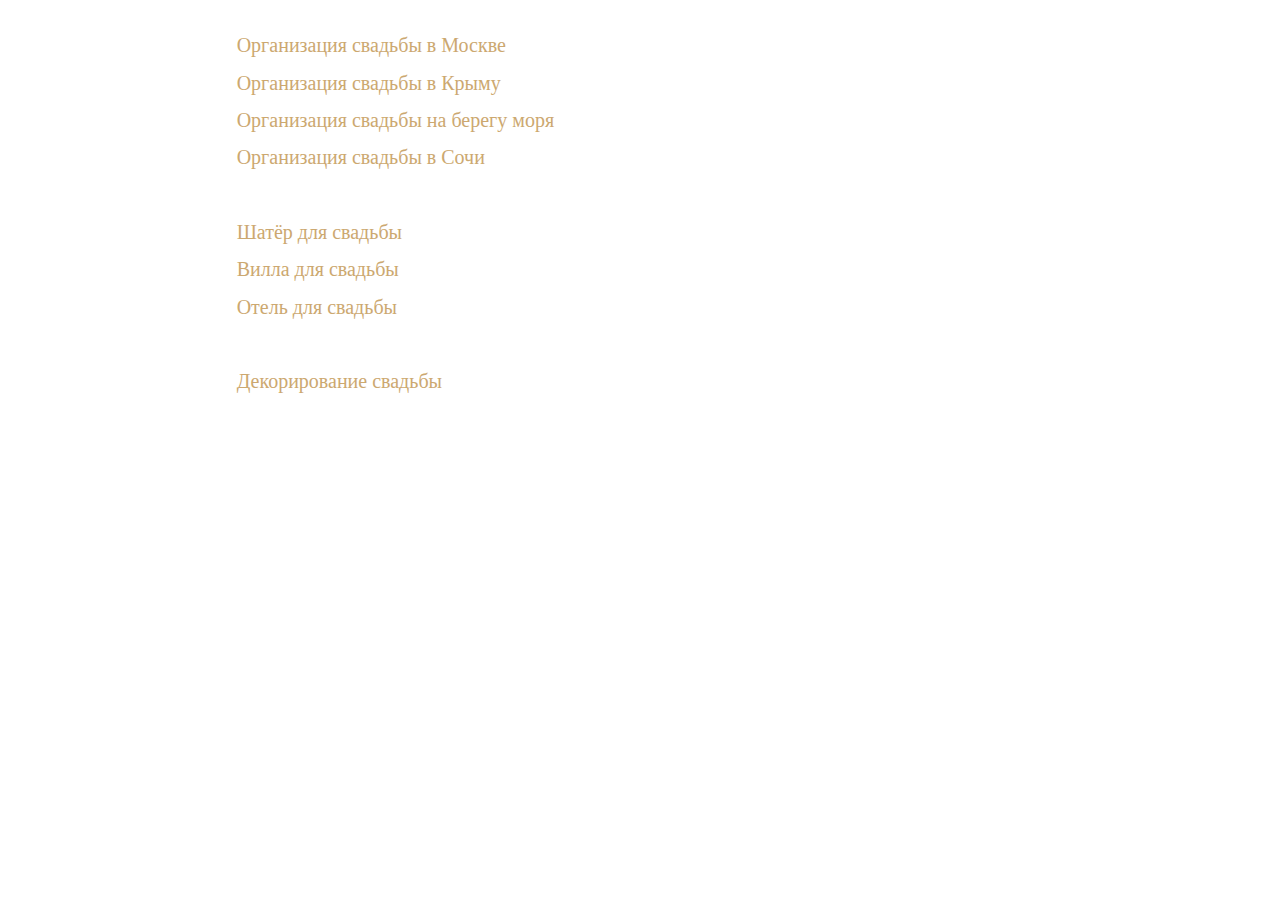
<file: index.html>
<!DOCTYPE html>
<html lang="en">
   <head>
      <meta charset="UTF-8" />
      <meta name="viewport" content="width=device-width, initial-scale=1.0" />
      <link rel="stylesheet" href="./src/css/style.css" />
      <title>Document</title>
   </head>
   <body>
      <main>
         <div
            class="container"
            style="display: flex; flex-direction: column; row-gap: 2rem; font-size: 3rem; margin-top: 5rem"
         >
            <a style="color: #cca870" href="./organization-moscow.html">Организация свадьбы в Москве</a>
            <a style="color: #cca870" href="./organization-crimea.html">Организация свадьбы в Крыму</a>
            <a style="color: #cca870" href="./organization-sea.html">Организация свадьбы на берегу моря</a>
            <a style="color: #cca870" href="./organization-sochi.html">Организация свадьбы в Сочи</a>
            <br />
            <a style="color: #cca870" href="./buildings-tent.html">Шатёр для свадьбы</a>
            <a style="color: #cca870" href="./buildings-villa.html">Вилла для свадьбы</a>
            <a style="color: #cca870" href="./buildings-hotel.html">Отель для свадьбы</a>
            <br />
            <a style="color: #cca870" href="./decoration.html">Декорирование свадьбы</a>
         </div>
      </main>
   </body>
</html>
</file>
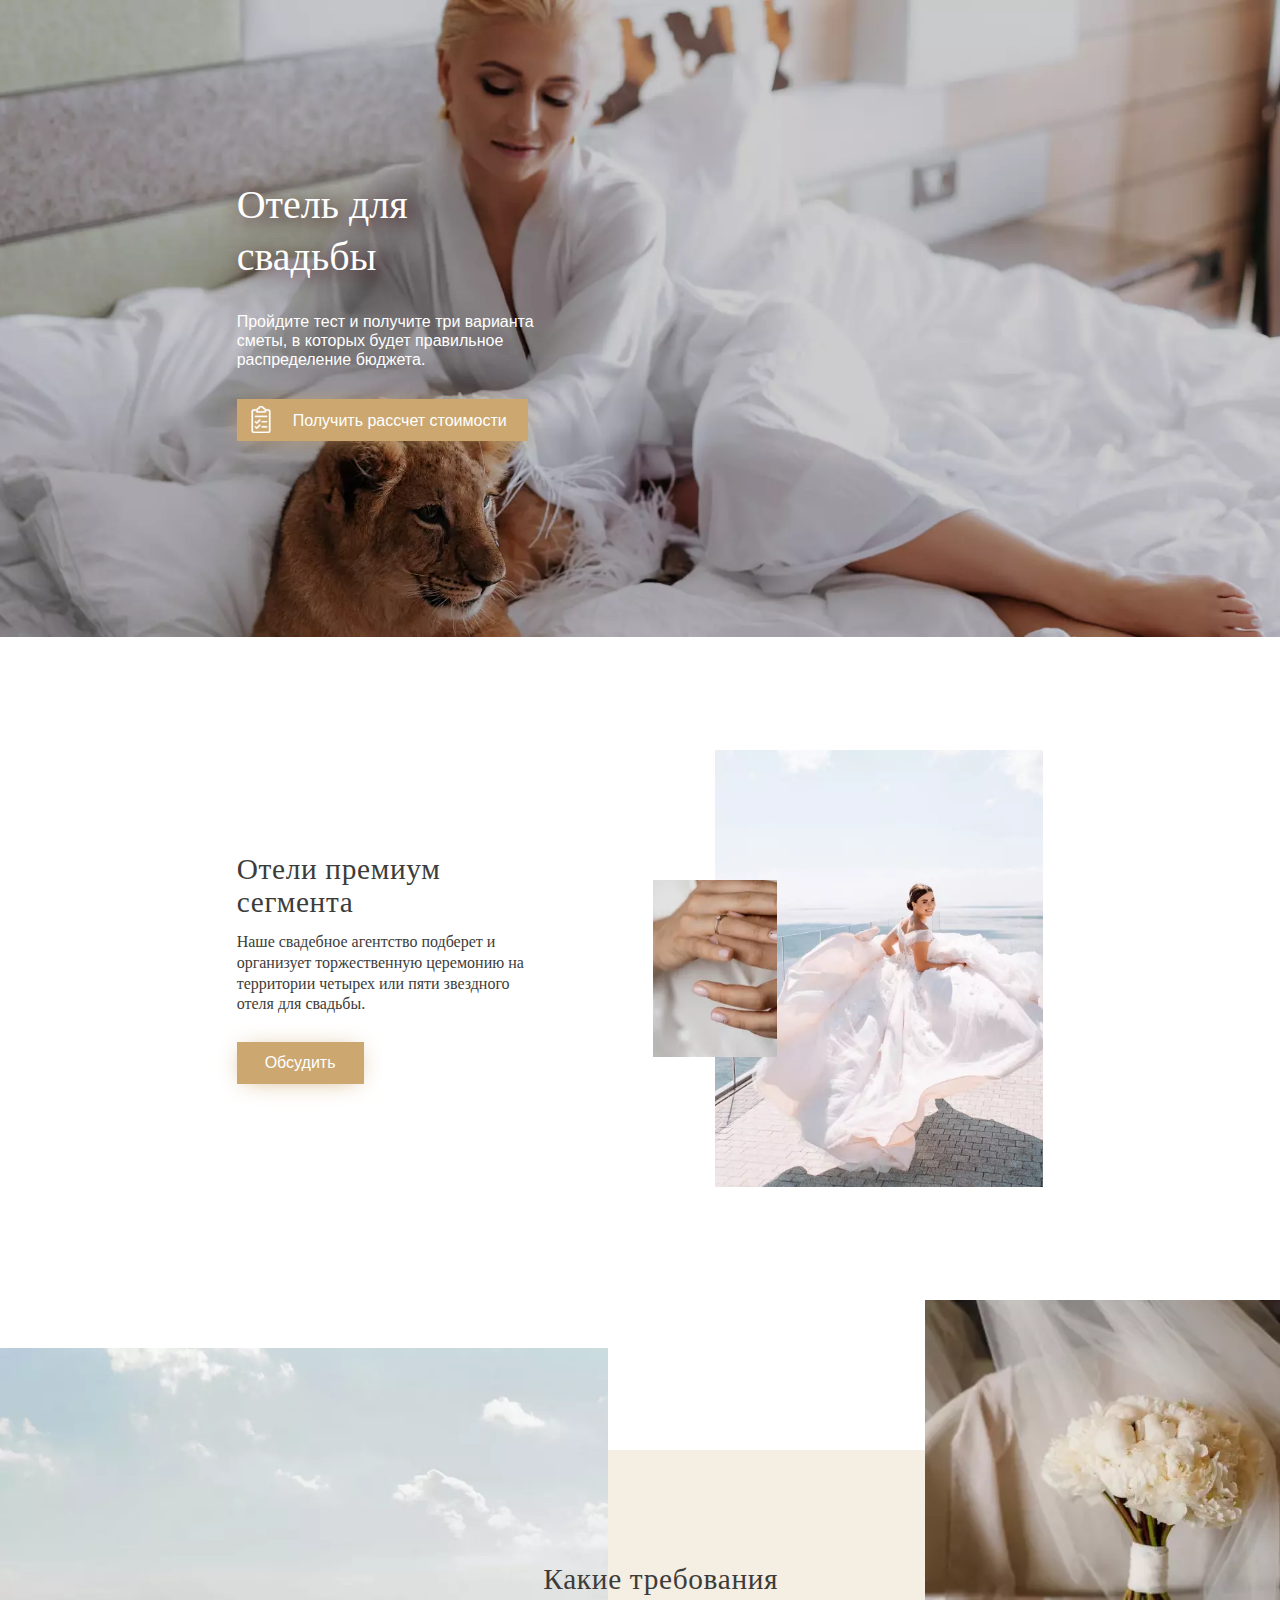
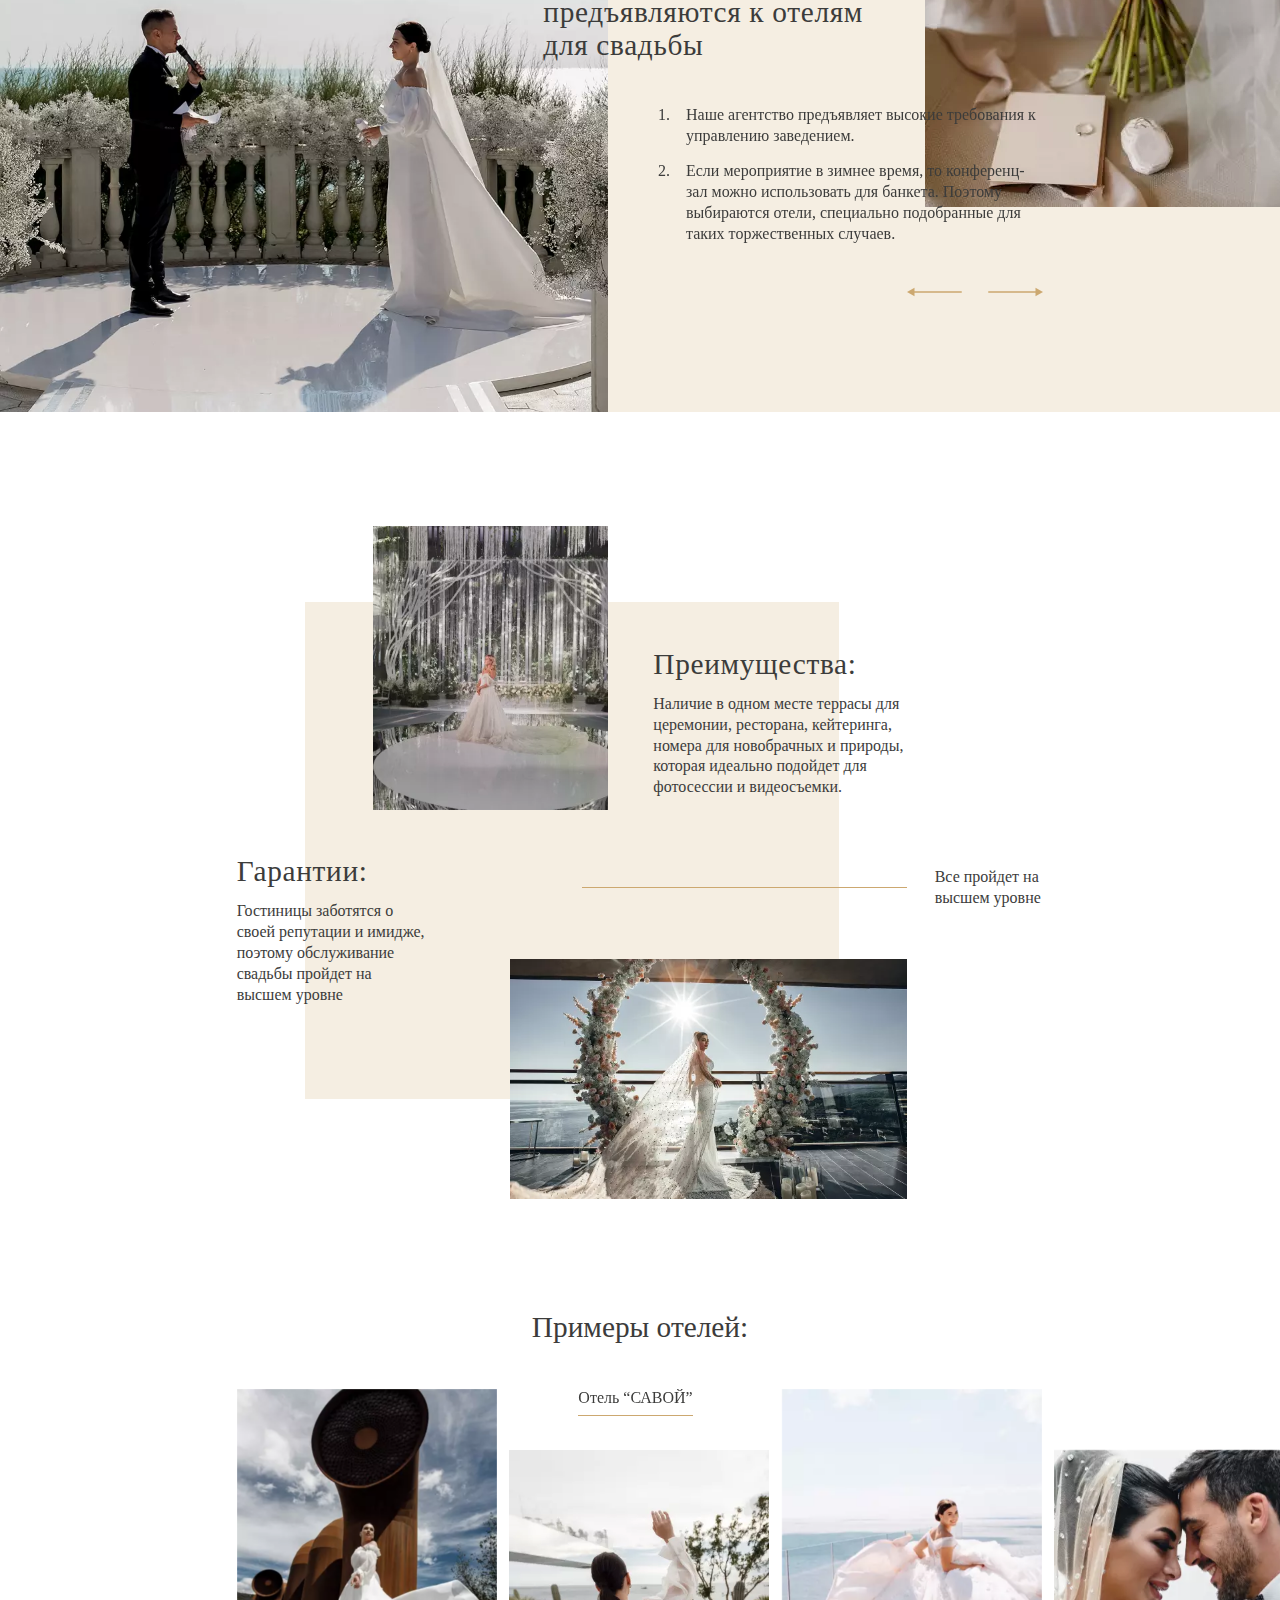
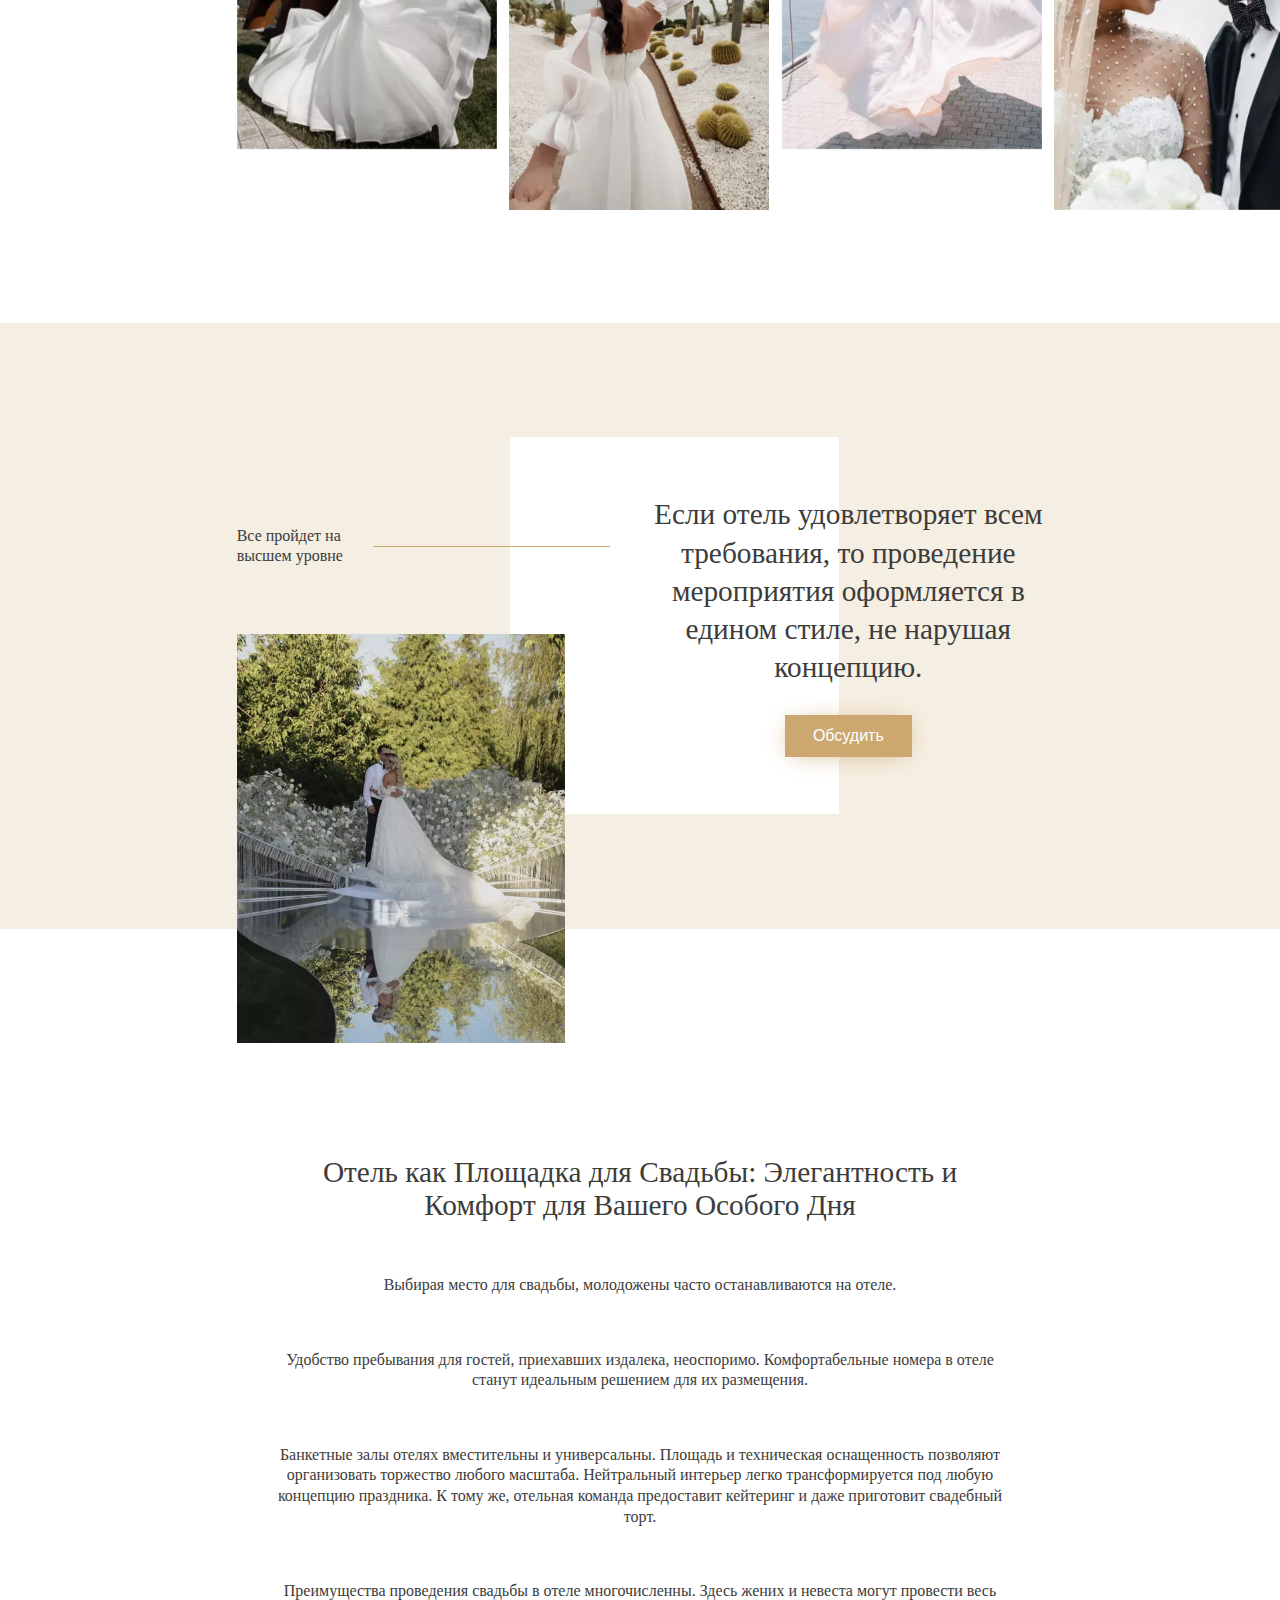
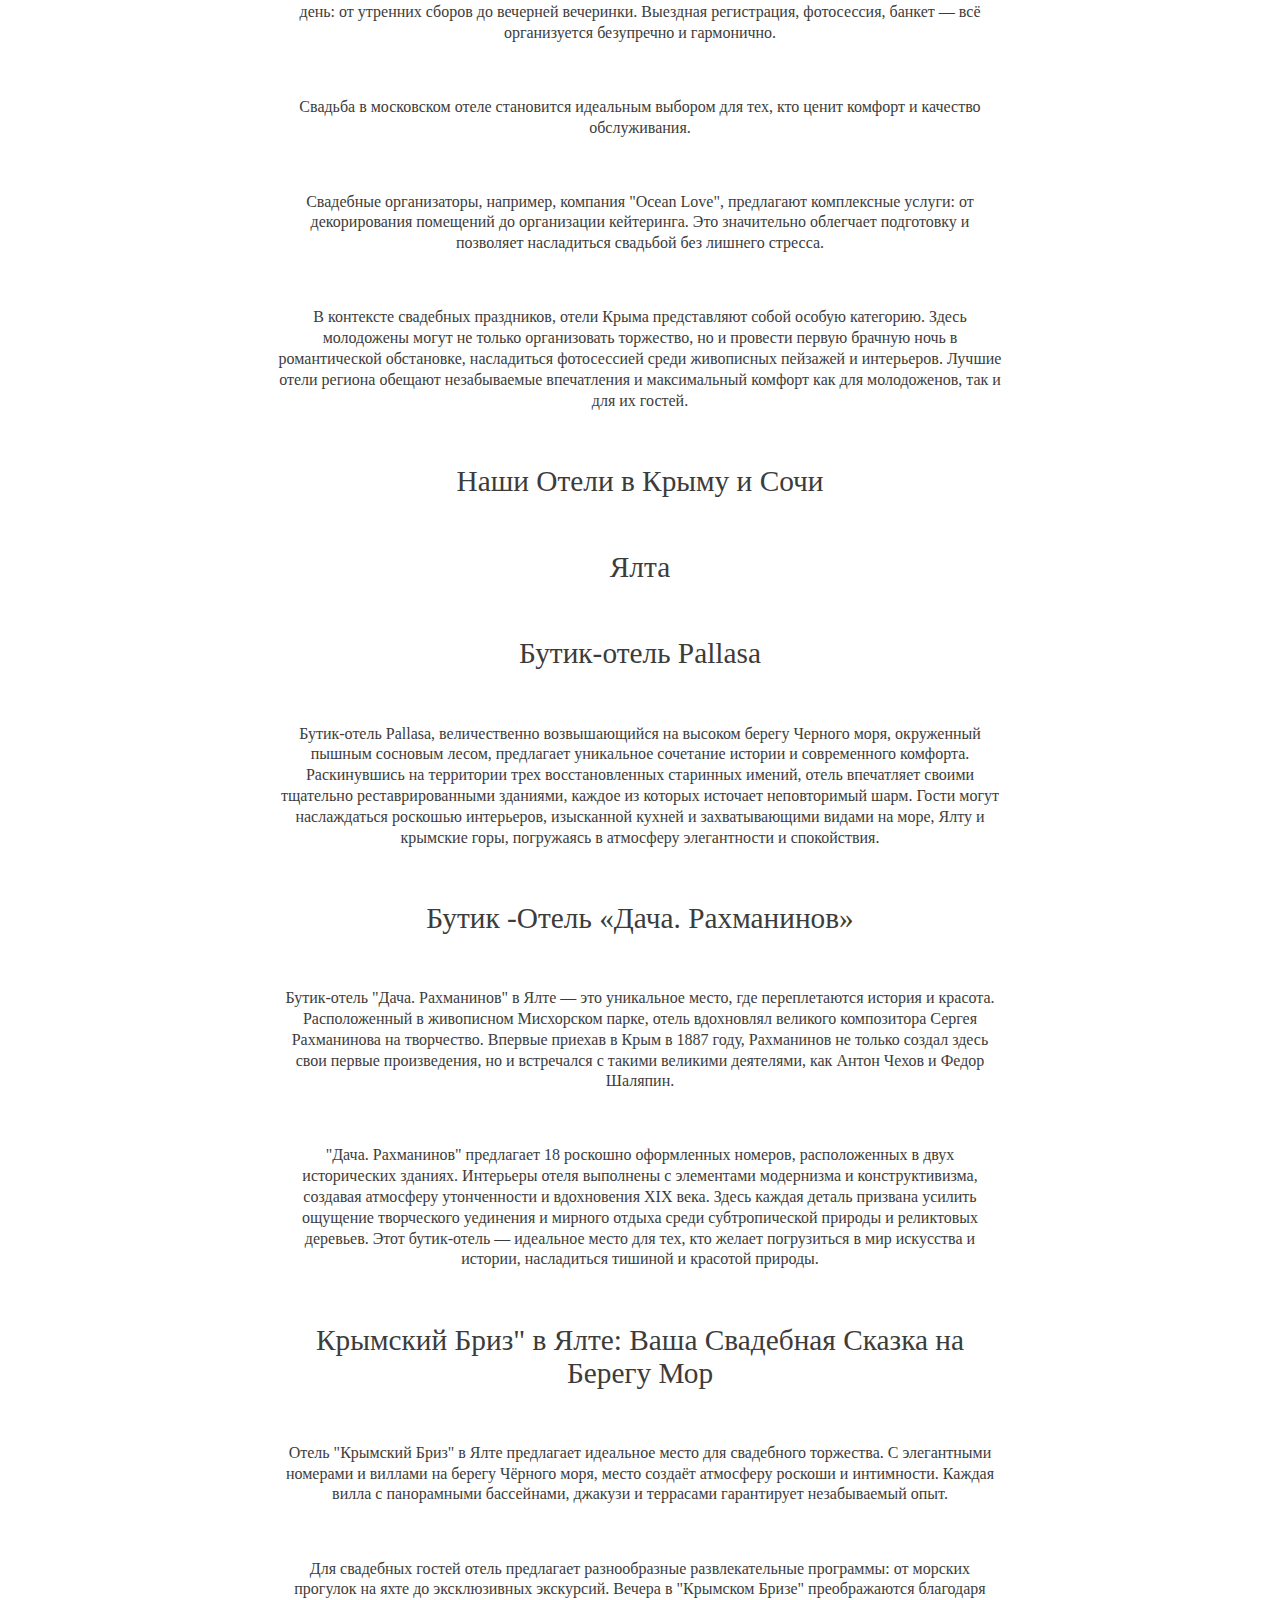
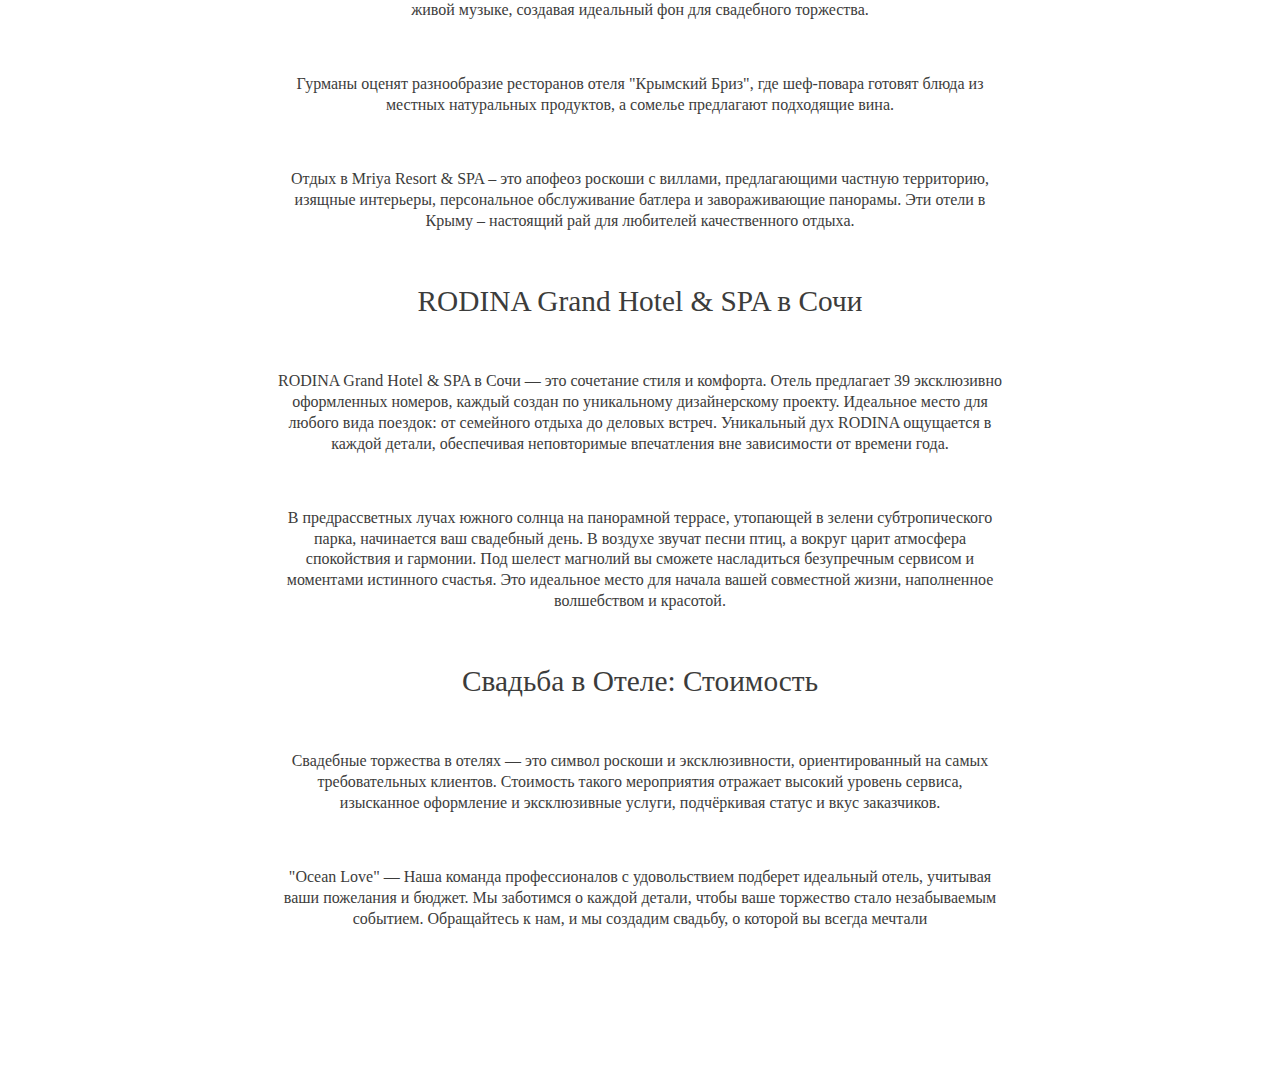
<file: buildings-hotel.html>
<!DOCTYPE html>
<html lang="en">
   <head>
      <meta charset="UTF-8" />
      <meta name="viewport" content="width=device-width, initial-scale=1.0" />
      <meta
         name="description"
         content="Ocean Love: Организация свадеб в отелях. Гарантия уникального
                  торжества, подбор оптимальных локаций. Тщательная координация каждого аспекта свадьбы. Осуществление
                  мечты о совершенном дне."
      />
      <link rel="stylesheet" href="./src/css/swiper-bundle.min.css" />
      <link rel="stylesheet" href="./src/css/style.css" />
      <title>Document</title>
   </head>
   <body>
      <main>
         <section class="decoration-hero">
            <div class="decoration-hero__container container">
               <div class="decoration-hero__title">Отель для свадьбы</div>
               <div class="decoration-hero__text">
                  Пройдите тест и получите три варианта сметы, в которых будет правильное распределение
                  бюджета.
               </div>
               <a href="#" class="decoration-hero__button button">Получить рассчет стоимости</a>
               <picture class="decoration-hero__img">
                  <source media="(min-width: 48em)" srcset="./src/img/hotel-hero-img.webp" />
                  <source media="(max-width: 48em)" srcset="./src/img/hotel-hero-img-mobile.webp" />
                  <img src="./src/img/hotel-hero-img.webp" alt="" />
               </picture>
            </div>
         </section>
         <section class="hotels">
            <div class="hotels__container container">
               <div class="hotels__descr">
                  <div class="hotels__title">Отели премиум сегмента</div>
                  <div class="hotels__text">
                     Наше свадебное агентство подберет и организует торжественную церемонию на территории
                     четырех или пяти звездного отеля для свадьбы.
                  </div>
                  <div class="hotels__button button">Обсудить</div>
               </div>
               <div class="hotels__img">
                  <img src="./src/img/hotels-img.webp" alt="" />
                  <div class="hotels__img-small">
                     <img src="./src/img/hotels-img-small.webp" alt="" />
                  </div>
               </div>
            </div>
         </section>
         <section class="requirements">
            <div class="requirements__img">
               <img src="./src/img/requirements-img.webp" alt="" />
            </div>
            <div class="requirements__container container">
               <div class="requirements__title">Какие требования предъявляются к отелям для свадьбы</div>
               <div class="requirements__swiper swiper">
                  <div class="swiper-wrapper">
                     <div class="requirements__swiper-slide swiper-slide">
                        <ol class="requirements__list">
                           <li class="requirements__list-item">
                              Наше агентство предъявляет высокие требования к управлению заведением.
                           </li>
                           <li class="requirements__list-item">
                              Если мероприятие в зимнее время, то конференц-зал можно использовать для
                              банкета. Поэтому выбираются отели, специально подобранные для таких
                              торжественных случаев.
                           </li>
                        </ol>
                     </div>
                     <div class="requirements__swiper-slide swiper-slide">
                        <ol class="requirements__list">
                           <li class="requirements__list-item">
                              Наше агентство предъявляет высокие требования к управлению заведением.
                           </li>
                           <li class="requirements__list-item">
                              Если мероприятие в зимнее время, то конференц-зал можно использовать для
                              банкета. Поэтому выбираются отели, специально подобранные для таких
                              торжественных случаев.
                           </li>
                        </ol>
                     </div>
                     <div class="requirements__swiper-slide swiper-slide">
                        <ol class="requirements__list">
                           <li class="requirements__list-item">
                              Наше агентство предъявляет высокие требования к управлению заведением.
                           </li>
                           <li class="requirements__list-item">
                              Если мероприятие в зимнее время, то конференц-зал можно использовать для
                              банкета. Поэтому выбираются отели, специально подобранные для таких
                              торжественных случаев.
                           </li>
                        </ol>
                     </div>
                  </div>
                  <div class="requirements__swiper-controlls">
                     <div class="requirements__swiper-prev">
                        <svg
                           xmlns="http://www.w3.org/2000/svg"
                           width="55"
                           height="10"
                           viewBox="0 0 55 10"
                           fill="none"
                        >
                           <path
                              d="M0 5L7.5 9.33013V0.669873L0 5ZM54 5.75H54.75V4.25H54V5.75ZM6.75 5.75H54V4.25H6.75V5.75Z"
                              fill="#CCA870"
                           />
                        </svg>
                     </div>
                     <div class="requirements__swiper-next">
                        <svg
                           xmlns="http://www.w3.org/2000/svg"
                           width="55"
                           height="10"
                           viewBox="0 0 55 10"
                           fill="none"
                        >
                           <path
                              d="M1 4.25H0.25V5.75H1V4.25ZM55 5L47.5 0.669873V9.33013L55 5ZM1 5.75H48.25V4.25H1V5.75Z"
                              fill="#CCA870"
                           />
                        </svg>
                     </div>
                  </div>
               </div>
            </div>
            <div class="requirements__img-small">
               <img src="./src/img/requirements-img-small.webp" alt="" />
            </div>
         </section>
         <section class="adventages">
            <div class="adventages__container container">
               <div class="adventages__row">
                  <div class="adventages__img">
                     <img src="./src/img/adventages-img.webp" alt="" />
                  </div>
                  <div class="adventages__descr">
                     <div class="adventages__title">Преимущества:</div>
                     <div class="adventages__text">
                        Наличие в одном месте террасы для церемонии, ресторана, кейтеринга, номера для
                        новобрачных и природы, которая идеально подойдет для фотосессии и видеосъемки.
                     </div>
                  </div>
               </div>
               <div class="adventages__row">
                  <div class="adventages__descr">
                     <div class="adventages__title">Гарантии:</div>
                     <div class="adventages__text">
                        Гостиницы заботятся о своей репутации и имидже, поэтому обслуживание свадьбы пройдет
                        на высшем уровне
                     </div>
                  </div>
                  <div class="adventages__line-text">
                     <div class="adventages__line"></div>
                     <div class="adventages__text">Все пройдет на высшем уровне</div>
                  </div>
               </div>
            </div>
            <div class="adventages__img-2">
               <img src="./src/img/adventages-img-2.webp" alt="" />
            </div>
         </section>
         <section class="examples">
            <div class="examples__container container">
               <div class="examples__title">Примеры отелей:</div>
               <div class="examples__swiper swiper">
                  <div class="swiper-wrapper">
                     <div class="examples__swiper-slide swiper-slide">
                        <div class="examples__hotel">
                           <div class="examples__hotel-name">Отель “САВОЙ”</div>
                        </div>
                        <div class="examples__slide-img">
                           <img src="./src/img/examples-img-1.webp" alt="" />
                        </div>
                     </div>
                     <div class="examples__swiper-slide swiper-slide">
                        <div class="examples__hotel">
                           <div class="examples__hotel-name">Отель “САВОЙ”</div>
                        </div>
                        <div class="examples__slide-img">
                           <img src="./src/img/examples-img-2.webp" alt="" />
                        </div>
                     </div>
                     <div class="examples__swiper-slide swiper-slide">
                        <div class="examples__hotel">
                           <div class="examples__hotel-name">Отель “САВОЙ”</div>
                        </div>
                        <div class="examples__slide-img">
                           <img src="./src/img/examples-img-3.webp" alt="" />
                        </div>
                     </div>
                     <div class="examples__swiper-slide swiper-slide">
                        <div class="examples__hotel">
                           <div class="examples__hotel-name">Отель “САВОЙ”</div>
                        </div>
                        <div class="examples__slide-img">
                           <img src="./src/img/examples-img-4.webp" alt="" />
                        </div>
                     </div>
                     <div class="examples__swiper-slide swiper-slide">
                        <div class="examples__hotel">
                           <div class="examples__hotel-name">Отель “САВОЙ”</div>
                        </div>
                        <div class="examples__slide-img">
                           <img src="./src/img/examples-img-4.webp" alt="" />
                        </div>
                     </div>
                     <div class="examples__swiper-slide swiper-slide">
                        <div class="examples__hotel">
                           <div class="examples__hotel-name">Отель “САВОЙ”</div>
                        </div>
                        <div class="examples__slide-img">
                           <img src="./src/img/examples-img-4.webp" alt="" />
                        </div>
                     </div>
                     <div class="examples__swiper-slide swiper-slide">
                        <div class="examples__hotel">
                           <div class="examples__hotel-name">Отель “САВОЙ”</div>
                        </div>
                        <div class="examples__slide-img">
                           <img src="./src/img/examples-img-1.webp" alt="" />
                        </div>
                     </div>
                     <div class="examples__swiper-slide swiper-slide">
                        <div class="examples__hotel">
                           <div class="examples__hotel-name">Отель “САВОЙ”</div>
                        </div>
                        <div class="examples__slide-img">
                           <img src="./src/img/examples-img-2.webp" alt="" />
                        </div>
                     </div>
                  </div>
               </div>
            </div>
         </section>
         <section class="guarantee">
            <div class="guarantee__container container">
               <div class="guarantee__line-text">
                  <div class="guarantee__text">Все пройдет на высшем уровне</div>
                  <div class="guarantee__line"></div>
               </div>
               <div class="guarantee__descr">
                  <div class="guarantee__title">
                     Если отель удовлетворяет всем требования, то проведение мероприятия оформляется в едином
                     стиле, не нарушая концепцию.
                  </div>
                  <div class="guarantee__button button">Обсудить</div>
               </div>
            </div>
            <picture class="guarantee__img">
               <source media="(min-width: 48em)" srcset="./src/img/guarantee-img.webp" />
               <source media="(max-width: 48em)" srcset="./src/img/guarantee-img-mobile.webp" />
               <img src="./src/img/guarantee-img.webp" alt="" />
            </picture>
         </section>
         <section class="example">
            <div class="example__container container">
               <div class="example__text">
                  <p class="example__title">
                     Отель как Площадка для Свадьбы: Элегантность и Комфорт для Вашего Особого Дня
                  </p>
                  <p>Выбирая место для свадьбы, молодожены часто останавливаются на отеле.</p>
                  <p>
                     Удобство пребывания для гостей, приехавших издалека, неоспоримо. Комфортабельные номера в
                     отеле станут идеальным решением для их размещения.
                  </p>
                  <p>
                     Банкетные залы отелях вместительны и универсальны. Площадь и техническая оснащенность
                     позволяют организовать торжество любого масштаба. Нейтральный интерьер легко
                     трансформируется под любую концепцию праздника. К тому же, отельная команда предоставит
                     кейтеринг и даже приготовит свадебный торт.
                  </p>
                  <p>
                     Преимущества проведения свадьбы в отеле многочисленны. Здесь жених и невеста могут
                     провести весь день: от утренних сборов до вечерней вечеринки. Выездная регистрация,
                     фотосессия, банкет — всё организуется безупречно и гармонично.
                  </p>
                  <p>
                     Свадьба в московском отеле становится идеальным выбором для тех, кто ценит комфорт и
                     качество обслуживания.
                  </p>
                  <p>
                     Свадебные организаторы, например, компания "Ocean Love", предлагают комплексные услуги:
                     от декорирования помещений до организации кейтеринга. Это значительно облегчает
                     подготовку и позволяет насладиться свадьбой без лишнего стресса.
                  </p>
                  <p>
                     В контексте свадебных праздников, отели Крыма представляют собой особую категорию. Здесь
                     молодожены могут не только организовать торжество, но и провести первую брачную ночь в
                     романтической обстановке, насладиться фотосессией среди живописных пейзажей и интерьеров.
                     Лучшие отели региона обещают незабываемые впечатления и максимальный комфорт как для
                     молодоженов, так и для их гостей.
                  </p>
                  <p class="example__title">Наши Отели в Крыму и Сочи</p>
                  <p class="example__title">Ялта</p>
                  <p class="example__title">Бутик-отель Pallasa</p>
                  <p>
                     Бутик-отель Pallasa, величественно возвышающийся на высоком берегу Черного моря,
                     окруженный пышным сосновым лесом, предлагает уникальное сочетание истории и современного
                     комфорта. Раскинувшись на территории трех восстановленных старинных имений, отель
                     впечатляет своими тщательно реставрированными зданиями, каждое из которых источает
                     неповторимый шарм. Гости могут наслаждаться роскошью интерьеров, изысканной кухней и
                     захватывающими видами на море, Ялту и крымские горы, погружаясь в атмосферу элегантности
                     и спокойствия.
                  </p>
                  <p class="example__title">Бутик -Отель «Дача. Рахманинов»</p>
                  <p>
                     Бутик-отель "Дача. Рахманинов" в Ялте — это уникальное место, где переплетаются история и
                     красота. Расположенный в живописном Мисхорском парке, отель вдохновлял великого
                     композитора Сергея Рахманинова на творчество. Впервые приехав в Крым в 1887 году,
                     Рахманинов не только создал здесь свои первые произведения, но и встречался с такими
                     великими деятелями, как Антон Чехов и Федор Шаляпин.
                  </p>
                  <p>
                     "Дача. Рахманинов" предлагает 18 роскошно оформленных номеров, расположенных в двух
                     исторических зданиях. Интерьеры отеля выполнены с элементами модернизма и
                     конструктивизма, создавая атмосферу утонченности и вдохновения XIX века. Здесь каждая
                     деталь призвана усилить ощущение творческого уединения и мирного отдыха среди
                     субтропической природы и реликтовых деревьев. Этот бутик-отель — идеальное место для тех,
                     кто желает погрузиться в мир искусства и истории, насладиться тишиной и красотой природы.
                  </p>
                  <p class="example__title">Крымский Бриз" в Ялте: Ваша Свадебная Сказка на Берегу Мор</p>
                  <p>
                     Отель "Крымский Бриз" в Ялте предлагает идеальное место для свадебного торжества. С
                     элегантными номерами и виллами на берегу Чёрного моря, место создаёт атмосферу роскоши и
                     интимности. Каждая вилла с панорамными бассейнами, джакузи и террасами гарантирует
                     незабываемый опыт.
                  </p>
                  <p>
                     Для свадебных гостей отель предлагает разнообразные развлекательные программы: от морских
                     прогулок на яхте до эксклюзивных экскурсий. Вечера в "Крымском Бризе" преображаются
                     благодаря живой музыке, создавая идеальный фон для свадебного торжества.
                  </p>
                  <p>
                     Гурманы оценят разнообразие ресторанов отеля "Крымский Бриз", где шеф-повара готовят
                     блюда из местных натуральных продуктов, а сомелье предлагают подходящие вина.
                  </p>
                  <p>
                     Отдых в Mriya Resort & SPA – это апофеоз роскоши с виллами, предлагающими частную
                     территорию, изящные интерьеры, персональное обслуживание батлера и завораживающие
                     панорамы. Эти отели в Крыму – настоящий рай для любителей качественного отдыха.
                  </p>
                  <p class="example__title">RODINA Grand Hotel & SPA в Сочи</p>
                  <p>
                     RODINA Grand Hotel & SPA в Сочи — это сочетание стиля и комфорта. Отель предлагает 39
                     эксклюзивно оформленных номеров, каждый создан по уникальному дизайнерскому проекту.
                     Идеальное место для любого вида поездок: от семейного отдыха до деловых встреч.
                     Уникальный дух RODINA ощущается в каждой детали, обеспечивая неповторимые впечатления вне
                     зависимости от времени года.
                  </p>
                  <p>
                     В предрассветных лучах южного солнца на панорамной террасе, утопающей в зелени
                     субтропического парка, начинается ваш свадебный день. В воздухе звучат песни птиц, а
                     вокруг царит атмосфера спокойствия и гармонии. Под шелест магнолий вы сможете насладиться
                     безупречным сервисом и моментами истинного счастья. Это идеальное место для начала вашей
                     совместной жизни, наполненное волшебством и красотой.
                  </p>
                  <p class="example__title">Свадьба в Отеле: Стоимость</p>
                  <p>
                     Свадебные торжества в отелях — это символ роскоши и эксклюзивности, ориентированный на
                     самых требовательных клиентов. Стоимость такого мероприятия отражает высокий уровень
                     сервиса, изысканное оформление и эксклюзивные услуги, подчёркивая статус и вкус
                     заказчиков.
                  </p>
                  <p>
                     "Ocean Love" — Наша команда профессионалов с удовольствием подберет идеальный отель,
                     учитывая ваши пожелания и бюджет. Мы заботимся о каждой детали, чтобы ваше торжество
                     стало незабываемым событием. Обращайтесь к нам, и мы создадим свадьбу, о которой вы
                     всегда мечтали
                  </p>
               </div>
            </div>
         </section>
      </main>
      <script src="./src/js/swiper-bundle.min.js"></script>
      <script src="./src/js/swipers.js"></script>
   </body>
</html>
</file>
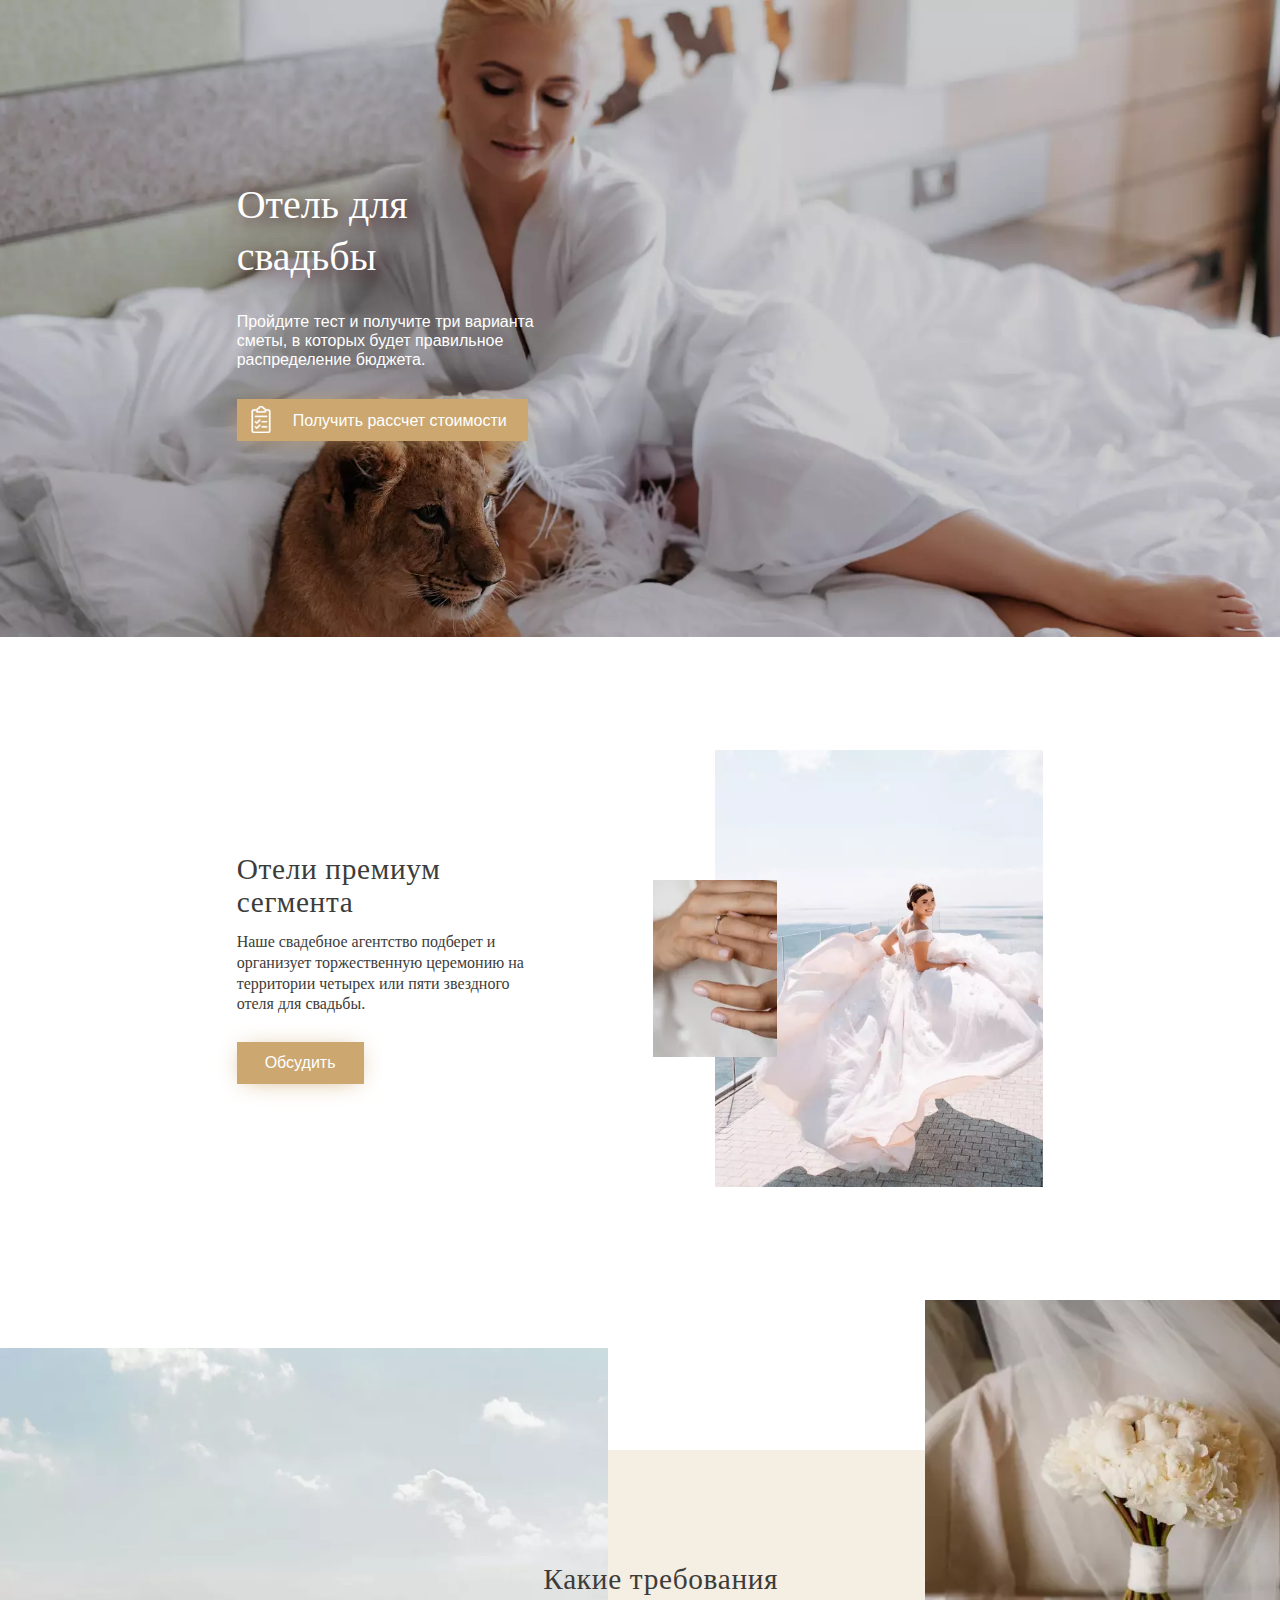
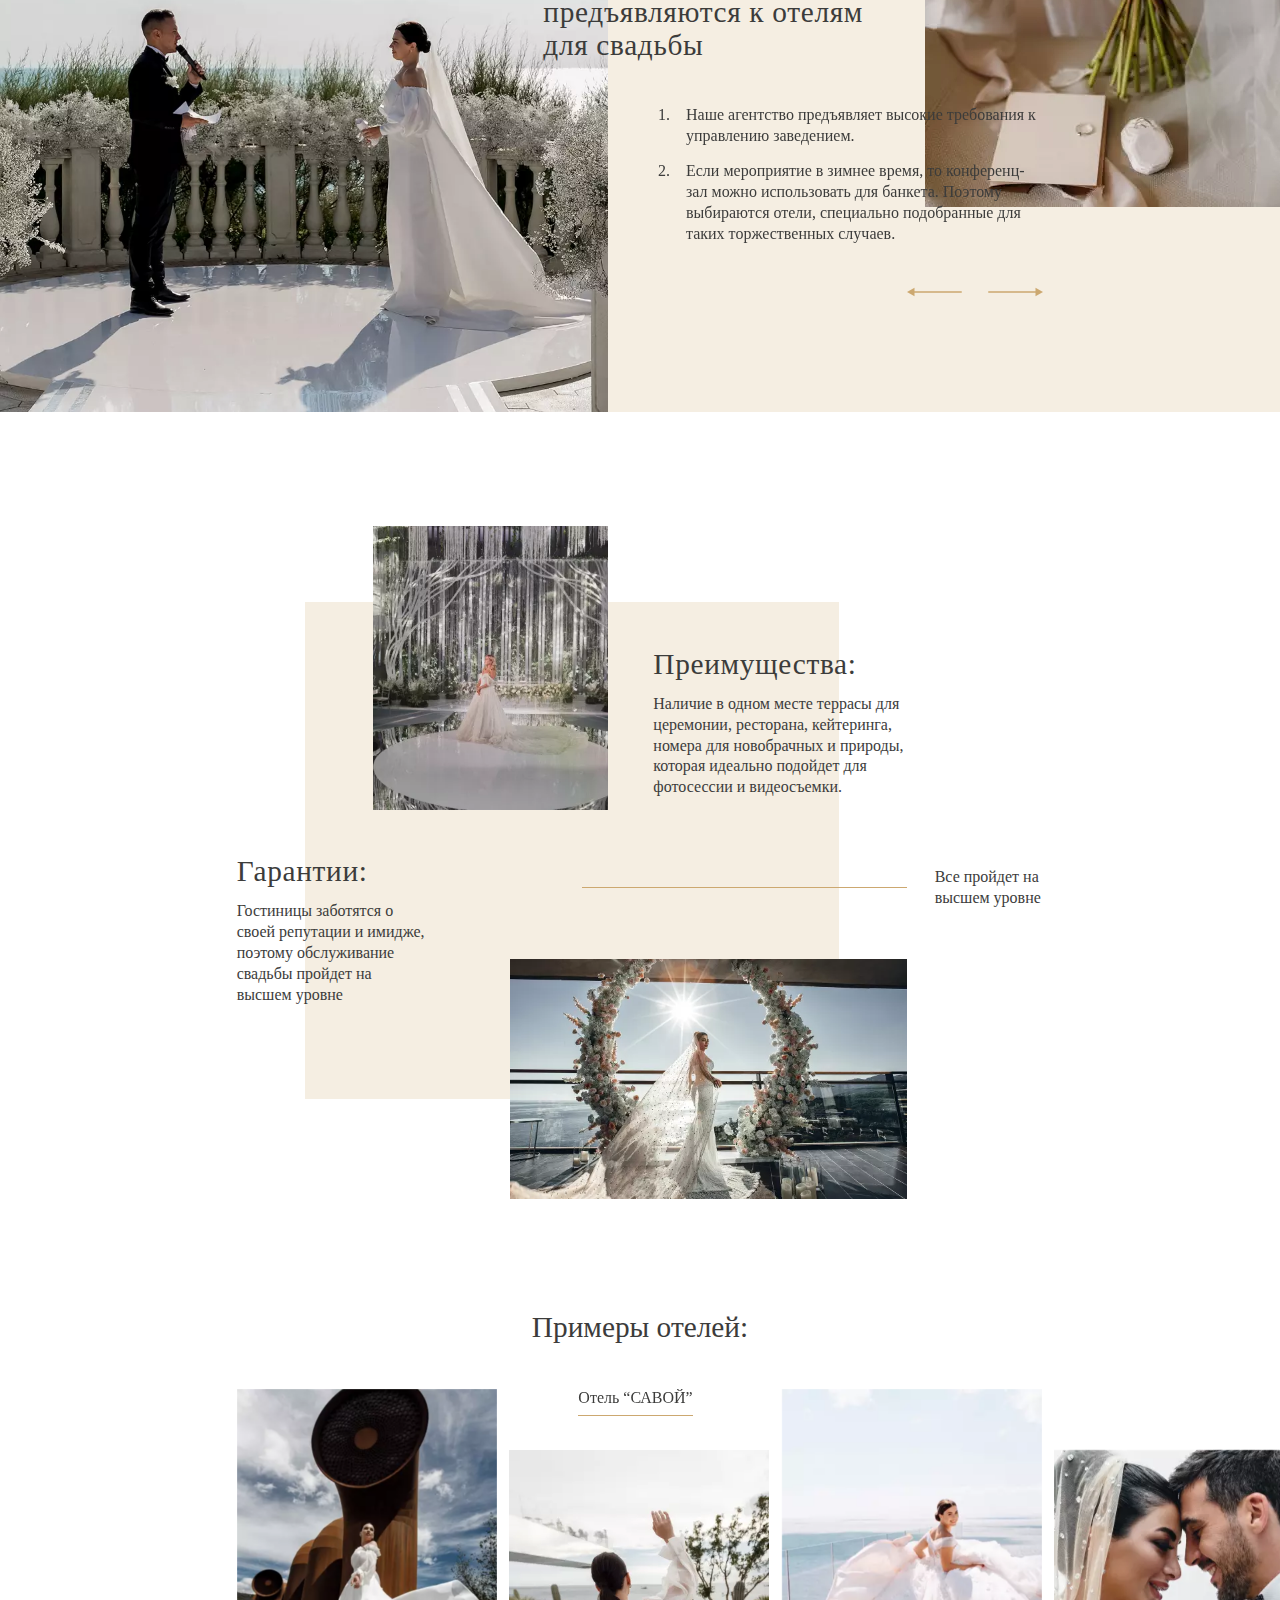
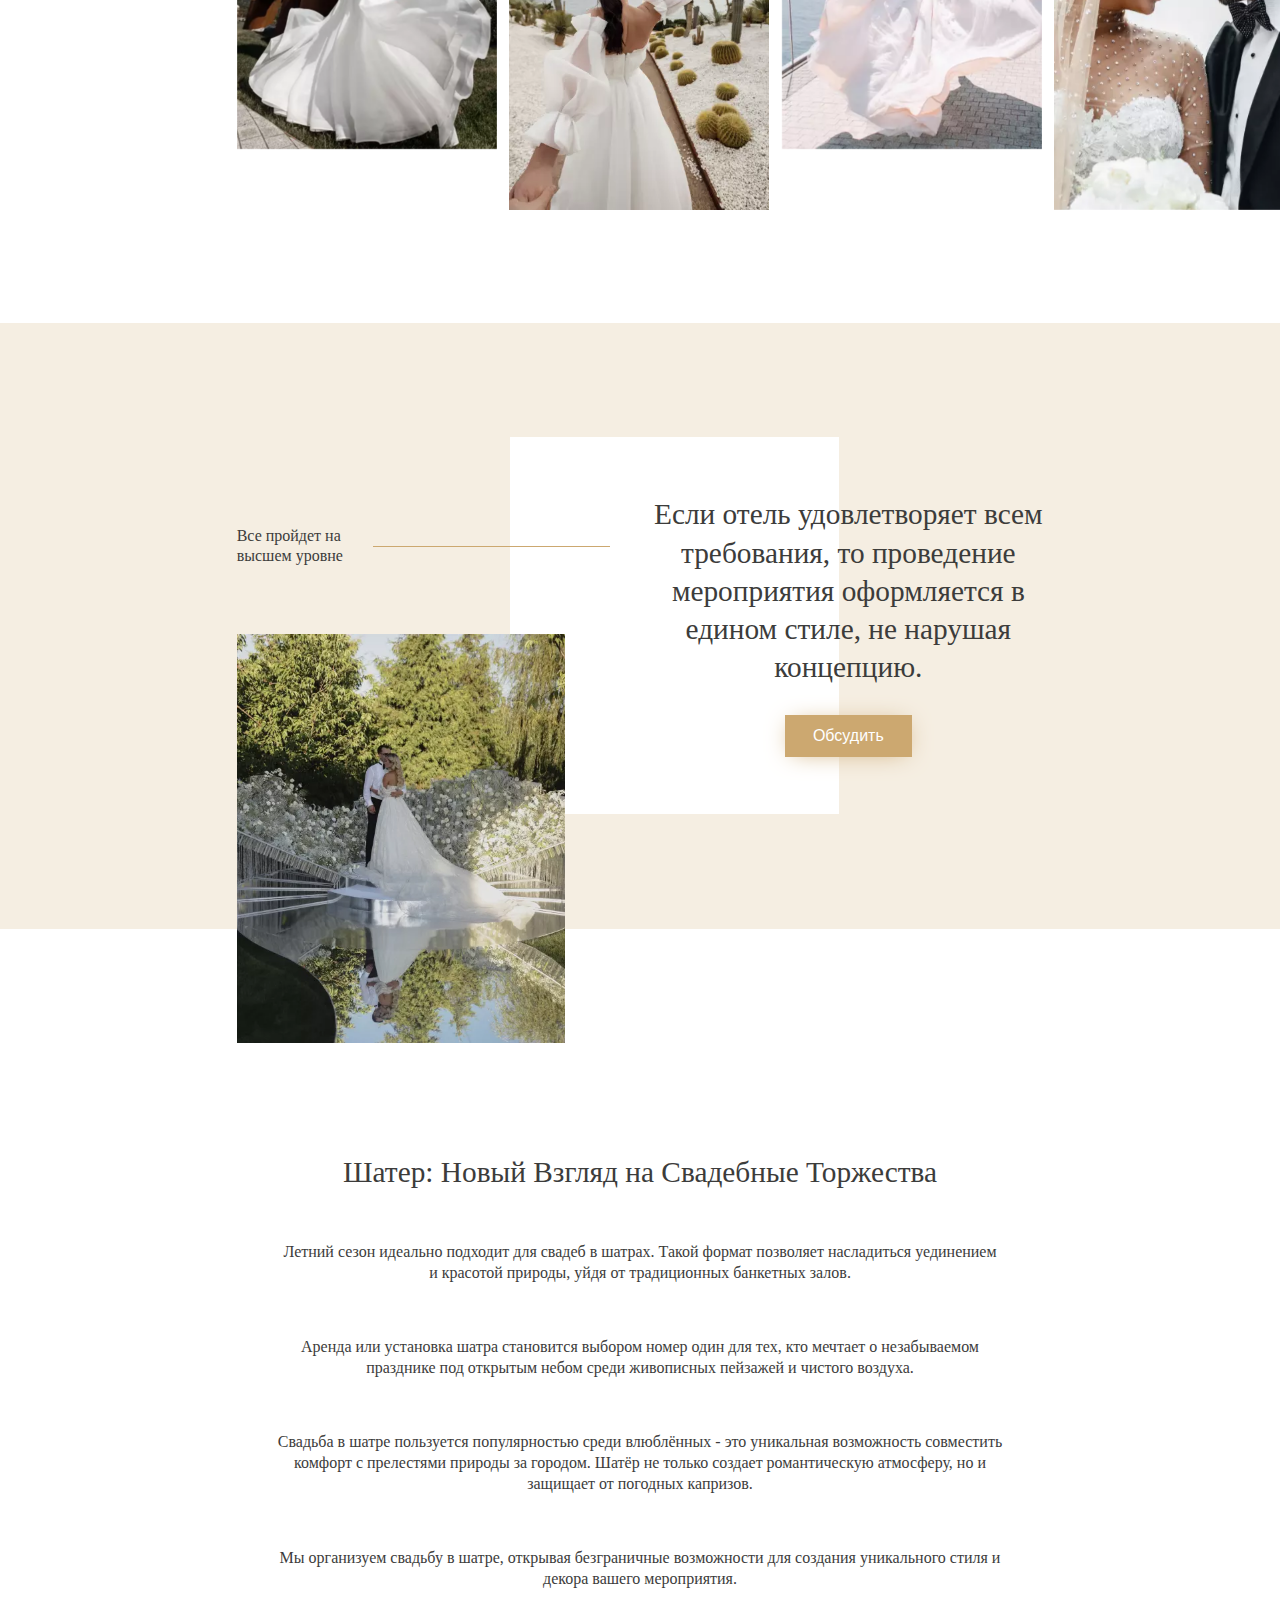
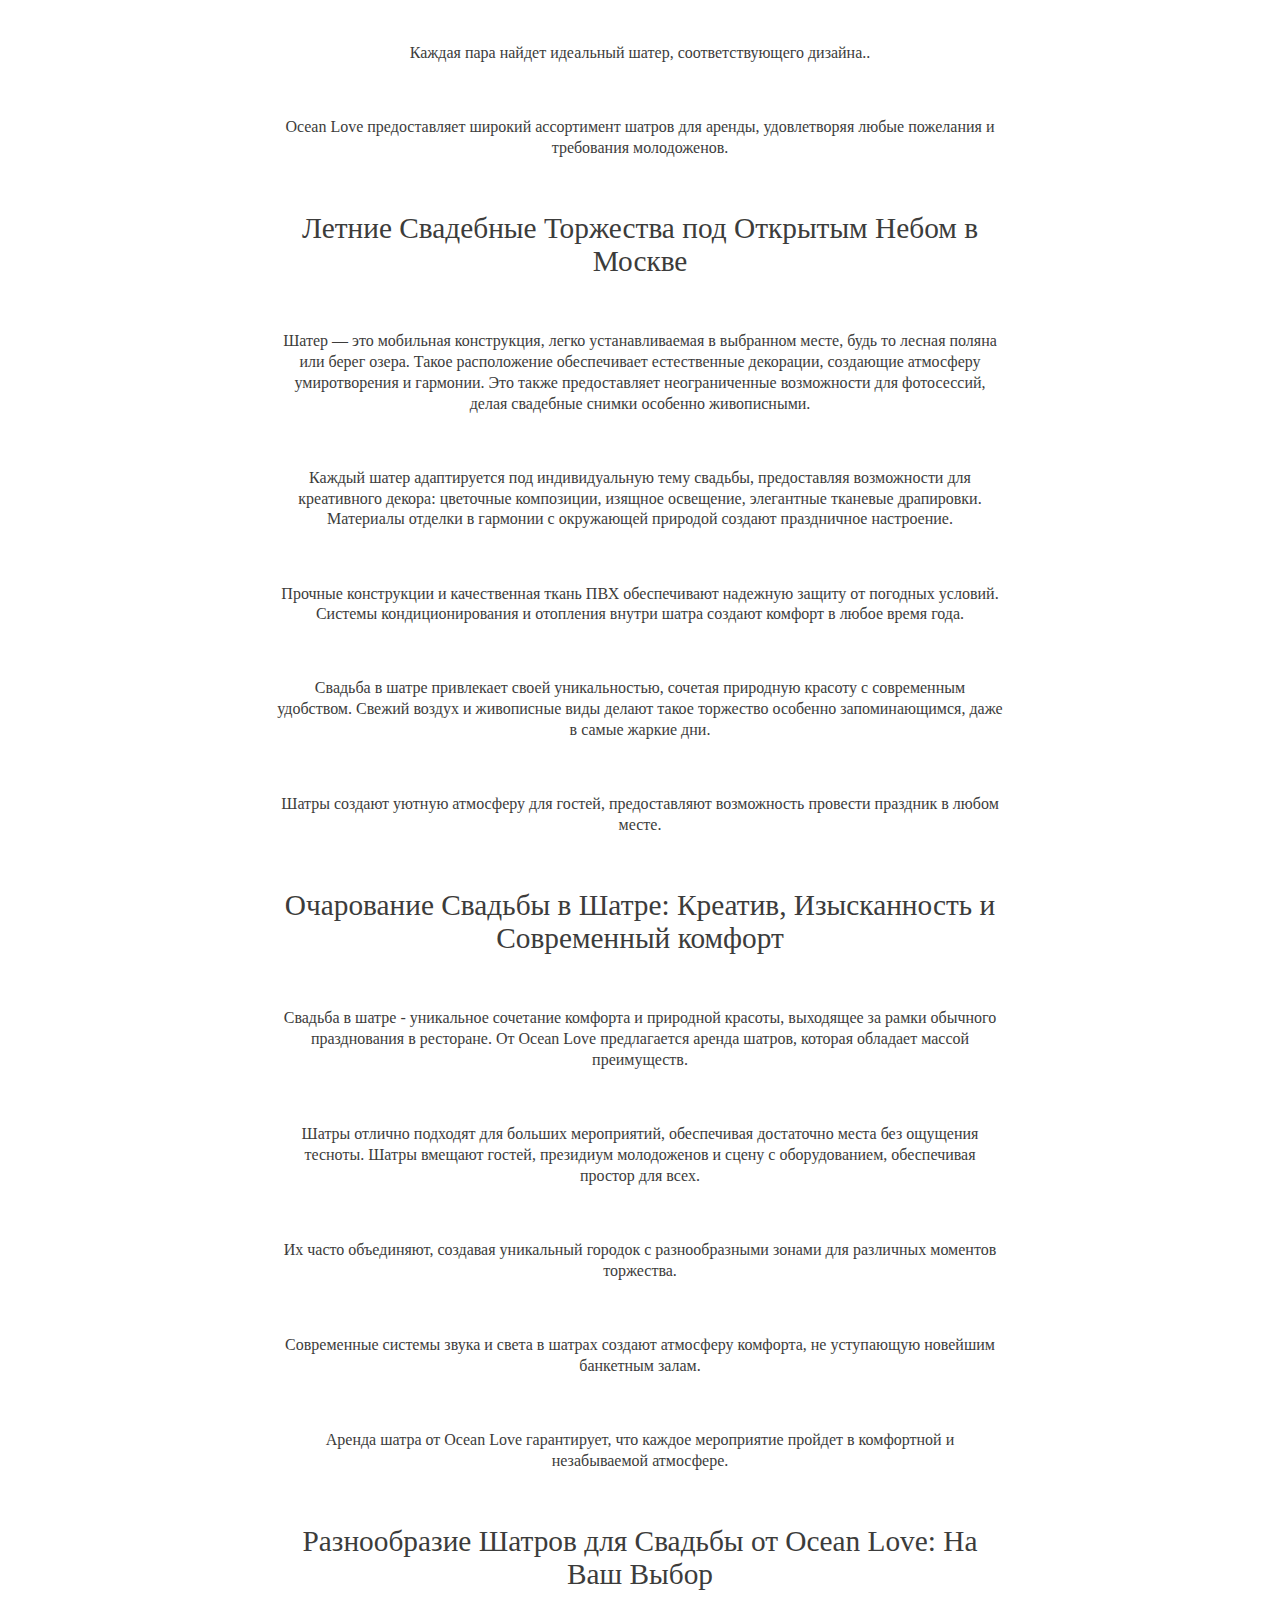
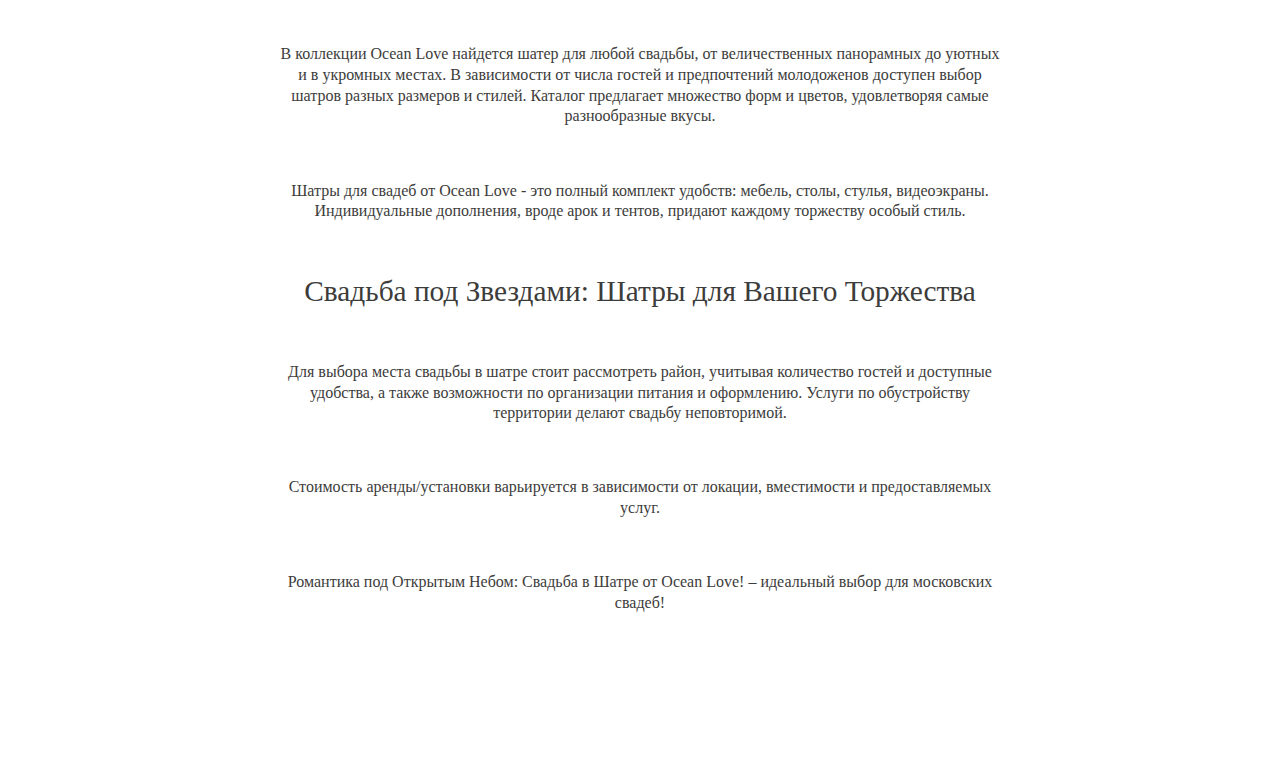
<file: buildings-tent.html>
<!DOCTYPE html>
<html lang="en">
   <head>
      <meta charset="UTF-8" />
      <meta name="viewport" content="width=device-width, initial-scale=1.0" />
      <meta
         name="description"
         content="Ocean Love предлагает аренду и установку шатров для свадьбы: идеальные условия на природе, живописные локации в Москве и Московской области. Разнообразие стилей и размеров, полная адаптация под тему мероприятия. Комфорт в любую погоду, создание уникальной атмосферы свадьбы."
      />
      <link rel="stylesheet" href="./src/css/swiper-bundle.min.css" />
      <link rel="stylesheet" href="./src/css/style.css" />
      <title>Document</title>
   </head>
   <body>
      <main>
         <section class="decoration-hero">
            <div class="decoration-hero__container container">
               <div class="decoration-hero__title">Отель для свадьбы</div>
               <div class="decoration-hero__text">
                  Пройдите тест и получите три варианта сметы, в которых будет правильное распределение
                  бюджета.
               </div>
               <a href="#" class="decoration-hero__button button">Получить рассчет стоимости</a>
               <picture class="decoration-hero__img">
                  <source media="(min-width: 48em)" srcset="./src/img/hotel-hero-img.webp" />
                  <source media="(max-width: 48em)" srcset="./src/img/hotel-hero-img-mobile.webp" />
                  <img src="./src/img/hotel-hero-img.webp" alt="" />
               </picture>
            </div>
         </section>
         <section class="hotels">
            <div class="hotels__container container">
               <div class="hotels__descr">
                  <div class="hotels__title">Отели премиум сегмента</div>
                  <div class="hotels__text">
                     Наше свадебное агентство подберет и организует торжественную церемонию на территории
                     четырех или пяти звездного отеля для свадьбы.
                  </div>
                  <div class="hotels__button button">Обсудить</div>
               </div>
               <div class="hotels__img">
                  <img src="./src/img/hotels-img.webp" alt="" />
                  <div class="hotels__img-small">
                     <img src="./src/img/hotels-img-small.webp" alt="" />
                  </div>
               </div>
            </div>
         </section>
         <section class="requirements">
            <div class="requirements__img">
               <img src="./src/img/requirements-img.webp" alt="" />
            </div>
            <div class="requirements__container container">
               <div class="requirements__title">Какие требования предъявляются к отелям для свадьбы</div>
               <div class="requirements__swiper swiper">
                  <div class="swiper-wrapper">
                     <div class="requirements__swiper-slide swiper-slide">
                        <ol class="requirements__list">
                           <li class="requirements__list-item">
                              Наше агентство предъявляет высокие требования к управлению заведением.
                           </li>
                           <li class="requirements__list-item">
                              Если мероприятие в зимнее время, то конференц-зал можно использовать для
                              банкета. Поэтому выбираются отели, специально подобранные для таких
                              торжественных случаев.
                           </li>
                        </ol>
                     </div>
                     <div class="requirements__swiper-slide swiper-slide">
                        <ol class="requirements__list">
                           <li class="requirements__list-item">
                              Наше агентство предъявляет высокие требования к управлению заведением.
                           </li>
                           <li class="requirements__list-item">
                              Если мероприятие в зимнее время, то конференц-зал можно использовать для
                              банкета. Поэтому выбираются отели, специально подобранные для таких
                              торжественных случаев.
                           </li>
                        </ol>
                     </div>
                     <div class="requirements__swiper-slide swiper-slide">
                        <ol class="requirements__list">
                           <li class="requirements__list-item">
                              Наше агентство предъявляет высокие требования к управлению заведением.
                           </li>
                           <li class="requirements__list-item">
                              Если мероприятие в зимнее время, то конференц-зал можно использовать для
                              банкета. Поэтому выбираются отели, специально подобранные для таких
                              торжественных случаев.
                           </li>
                        </ol>
                     </div>
                  </div>
                  <div class="requirements__swiper-controlls">
                     <div class="requirements__swiper-prev">
                        <svg
                           xmlns="http://www.w3.org/2000/svg"
                           width="55"
                           height="10"
                           viewBox="0 0 55 10"
                           fill="none"
                        >
                           <path
                              d="M0 5L7.5 9.33013V0.669873L0 5ZM54 5.75H54.75V4.25H54V5.75ZM6.75 5.75H54V4.25H6.75V5.75Z"
                              fill="#CCA870"
                           />
                        </svg>
                     </div>
                     <div class="requirements__swiper-next">
                        <svg
                           xmlns="http://www.w3.org/2000/svg"
                           width="55"
                           height="10"
                           viewBox="0 0 55 10"
                           fill="none"
                        >
                           <path
                              d="M1 4.25H0.25V5.75H1V4.25ZM55 5L47.5 0.669873V9.33013L55 5ZM1 5.75H48.25V4.25H1V5.75Z"
                              fill="#CCA870"
                           />
                        </svg>
                     </div>
                  </div>
               </div>
            </div>
            <div class="requirements__img-small">
               <img src="./src/img/requirements-img-small.webp" alt="" />
            </div>
         </section>
         <section class="adventages">
            <div class="adventages__container container">
               <div class="adventages__row">
                  <div class="adventages__img">
                     <img src="./src/img/adventages-img.webp" alt="" />
                  </div>
                  <div class="adventages__descr">
                     <div class="adventages__title">Преимущества:</div>
                     <div class="adventages__text">
                        Наличие в одном месте террасы для церемонии, ресторана, кейтеринга, номера для
                        новобрачных и природы, которая идеально подойдет для фотосессии и видеосъемки.
                     </div>
                  </div>
               </div>
               <div class="adventages__row">
                  <div class="adventages__descr">
                     <div class="adventages__title">Гарантии:</div>
                     <div class="adventages__text">
                        Гостиницы заботятся о своей репутации и имидже, поэтому обслуживание свадьбы пройдет
                        на высшем уровне
                     </div>
                  </div>
                  <div class="adventages__line-text">
                     <div class="adventages__line"></div>
                     <div class="adventages__text">Все пройдет на высшем уровне</div>
                  </div>
               </div>
            </div>
            <div class="adventages__img-2">
               <img src="./src/img/adventages-img-2.webp" alt="" />
            </div>
         </section>
         <section class="examples">
            <div class="examples__container container">
               <div class="examples__title">Примеры отелей:</div>
               <div class="examples__swiper swiper">
                  <div class="swiper-wrapper">
                     <div class="examples__swiper-slide swiper-slide">
                        <div class="examples__hotel">
                           <div class="examples__hotel-name">Отель “САВОЙ”</div>
                        </div>
                        <div class="examples__slide-img">
                           <img src="./src/img/examples-img-1.webp" alt="" />
                        </div>
                     </div>
                     <div class="examples__swiper-slide swiper-slide">
                        <div class="examples__hotel">
                           <div class="examples__hotel-name">Отель “САВОЙ”</div>
                        </div>
                        <div class="examples__slide-img">
                           <img src="./src/img/examples-img-2.webp" alt="" />
                        </div>
                     </div>
                     <div class="examples__swiper-slide swiper-slide">
                        <div class="examples__hotel">
                           <div class="examples__hotel-name">Отель “САВОЙ”</div>
                        </div>
                        <div class="examples__slide-img">
                           <img src="./src/img/examples-img-3.webp" alt="" />
                        </div>
                     </div>
                     <div class="examples__swiper-slide swiper-slide">
                        <div class="examples__hotel">
                           <div class="examples__hotel-name">Отель “САВОЙ”</div>
                        </div>
                        <div class="examples__slide-img">
                           <img src="./src/img/examples-img-4.webp" alt="" />
                        </div>
                     </div>
                     <div class="examples__swiper-slide swiper-slide">
                        <div class="examples__hotel">
                           <div class="examples__hotel-name">Отель “САВОЙ”</div>
                        </div>
                        <div class="examples__slide-img">
                           <img src="./src/img/examples-img-4.webp" alt="" />
                        </div>
                     </div>
                     <div class="examples__swiper-slide swiper-slide">
                        <div class="examples__hotel">
                           <div class="examples__hotel-name">Отель “САВОЙ”</div>
                        </div>
                        <div class="examples__slide-img">
                           <img src="./src/img/examples-img-4.webp" alt="" />
                        </div>
                     </div>
                     <div class="examples__swiper-slide swiper-slide">
                        <div class="examples__hotel">
                           <div class="examples__hotel-name">Отель “САВОЙ”</div>
                        </div>
                        <div class="examples__slide-img">
                           <img src="./src/img/examples-img-1.webp" alt="" />
                        </div>
                     </div>
                     <div class="examples__swiper-slide swiper-slide">
                        <div class="examples__hotel">
                           <div class="examples__hotel-name">Отель “САВОЙ”</div>
                        </div>
                        <div class="examples__slide-img">
                           <img src="./src/img/examples-img-2.webp" alt="" />
                        </div>
                     </div>
                  </div>
               </div>
            </div>
         </section>
         <section class="guarantee">
            <div class="guarantee__container container">
               <div class="guarantee__line-text">
                  <div class="guarantee__text">Все пройдет на высшем уровне</div>
                  <div class="guarantee__line"></div>
               </div>
               <div class="guarantee__descr">
                  <div class="guarantee__title">
                     Если отель удовлетворяет всем требования, то проведение мероприятия оформляется в едином
                     стиле, не нарушая концепцию.
                  </div>
                  <div class="guarantee__button button">Обсудить</div>
               </div>
            </div>
            <picture class="guarantee__img">
               <source media="(min-width: 48em)" srcset="./src/img/guarantee-img.webp" />
               <source media="(max-width: 48em)" srcset="./src/img/guarantee-img-mobile.webp" />
               <img src="./src/img/guarantee-img.webp" alt="" />
            </picture>
         </section>
         <section class="example">
            <div class="example__container container">
               <div class="example__text">
                  <p class="example__title">Шатер: Новый Взгляд на Свадебные Торжества</p>
                  <p>
                     Летний сезон идеально подходит для свадеб в шатрах. Такой формат позволяет насладиться
                     уединением и красотой природы, уйдя от традиционных банкетных залов.
                  </p>
                  <p>
                     Аренда или установка шатра становится выбором номер один для тех, кто мечтает о
                     незабываемом празднике под открытым небом среди живописных пейзажей и чистого воздуха.
                  </p>
                  <p>
                     Свадьба в шатре пользуется популярностью среди влюблённых - это уникальная возможность
                     совместить комфорт с прелестями природы за городом. Шатёр не только создает романтическую
                     атмосферу, но и защищает от погодных капризов.
                  </p>
                  <p>
                     Мы организуем свадьбу в шатре, открывая безграничные возможности для создания уникального
                     стиля и декора вашего мероприятия.
                  </p>
                  <p>Каждая пара найдет идеальный шатер, соответствующего дизайна..</p>
                  <p>
                     Ocean Love предоставляет широкий ассортимент шатров для аренды, удовлетворяя любые
                     пожелания и требования молодоженов.
                  </p>
                  <p class="example__title">Летние Свадебные Торжества под Открытым Небом в Москве</p>
                  <p>
                     Шатер — это мобильная конструкция, легко устанавливаемая в выбранном месте, будь то
                     лесная поляна или берег озера. Такое расположение обеспечивает естественные декорации,
                     создающие атмосферу умиротворения и гармонии. Это также предоставляет неограниченные
                     возможности для фотосессий, делая свадебные снимки особенно живописными.
                  </p>
                  <p>
                     Каждый шатер адаптируется под индивидуальную тему свадьбы, предоставляя возможности для
                     креативного декора: цветочные композиции, изящное освещение, элегантные тканевые
                     драпировки. Материалы отделки в гармонии с окружающей природой создают праздничное
                     настроение.
                  </p>
                  <p>
                     Прочные конструкции и качественная ткань ПВХ обеспечивают надежную защиту от погодных
                     условий. Системы кондиционирования и отопления внутри шатра создают комфорт в любое время
                     года.
                  </p>
                  <p>
                     Свадьба в шатре привлекает своей уникальностью, сочетая природную красоту с современным
                     удобством. Свежий воздух и живописные виды делают такое торжество особенно
                     запоминающимся, даже в самые жаркие дни.
                  </p>
                  <p>
                     Шатры создают уютную атмосферу для гостей, предоставляют возможность провести праздник в
                     любом месте.
                  </p>
                  <p class="example__title">
                     Очарование Свадьбы в Шатре: Креатив, Изысканность и Современный комфорт
                  </p>
                  <p>
                     Свадьба в шатре - уникальное сочетание комфорта и природной красоты, выходящее за рамки
                     обычного празднования в ресторане. От Ocean Love предлагается аренда шатров, которая
                     обладает массой преимуществ.
                  </p>
                  <p>
                     Шатры отлично подходят для больших мероприятий, обеспечивая достаточно места без ощущения
                     тесноты. Шатры вмещают гостей, президиум молодоженов и сцену с оборудованием, обеспечивая
                     простор для всех.
                  </p>
                  <p>
                     Их часто объединяют, создавая уникальный городок с разнообразными зонами для различных
                     моментов торжества.
                  </p>
                  <p>
                     Современные системы звука и света в шатрах создают атмосферу комфорта, не уступающую
                     новейшим банкетным залам.
                  </p>
                  <p>
                     Аренда шатра от Ocean Love гарантирует, что каждое мероприятие пройдет в комфортной и
                     незабываемой атмосфере.
                  </p>
                  <p class="example__title">Разнообразие Шатров для Свадьбы от Ocean Love: На Ваш Выбор</p>
                  <p>
                     В коллекции Ocean Love найдется шатер для любой свадьбы, от величественных панорамных до
                     уютных и в укромных местах. В зависимости от числа гостей и предпочтений молодоженов
                     доступен выбор шатров разных размеров и стилей. Каталог предлагает множество форм и
                     цветов, удовлетворяя самые разнообразные вкусы.
                  </p>
                  <p>
                     Шатры для свадеб от Ocean Love - это полный комплект удобств: мебель, столы, стулья,
                     видеоэкраны. Индивидуальные дополнения, вроде арок и тентов, придают каждому торжеству
                     особый стиль.
                  </p>
                  <p class="example__title">Свадьба под Звездами: Шатры для Вашего Торжества</p>
                  <p>
                     Для выбора места свадьбы в шатре стоит рассмотреть район, учитывая количество гостей и
                     доступные удобства, а также возможности по организации питания и оформлению. Услуги по
                     обустройству территории делают свадьбу неповторимой.
                  </p>
                  <p>
                     Стоимость аренды/установки варьируется в зависимости от локации, вместимости и
                     предоставляемых услуг.
                  </p>
                  <p>
                     Романтика под Открытым Небом: Свадьба в Шатре от Ocean Love! – идеальный выбор для
                     московских свадеб!
                  </p>
               </div>
            </div>
         </section>
      </main>
      <script src="./src/js/swiper-bundle.min.js"></script>
      <script src="./src/js/swipers.js"></script>
   </body>
</html>
</file>
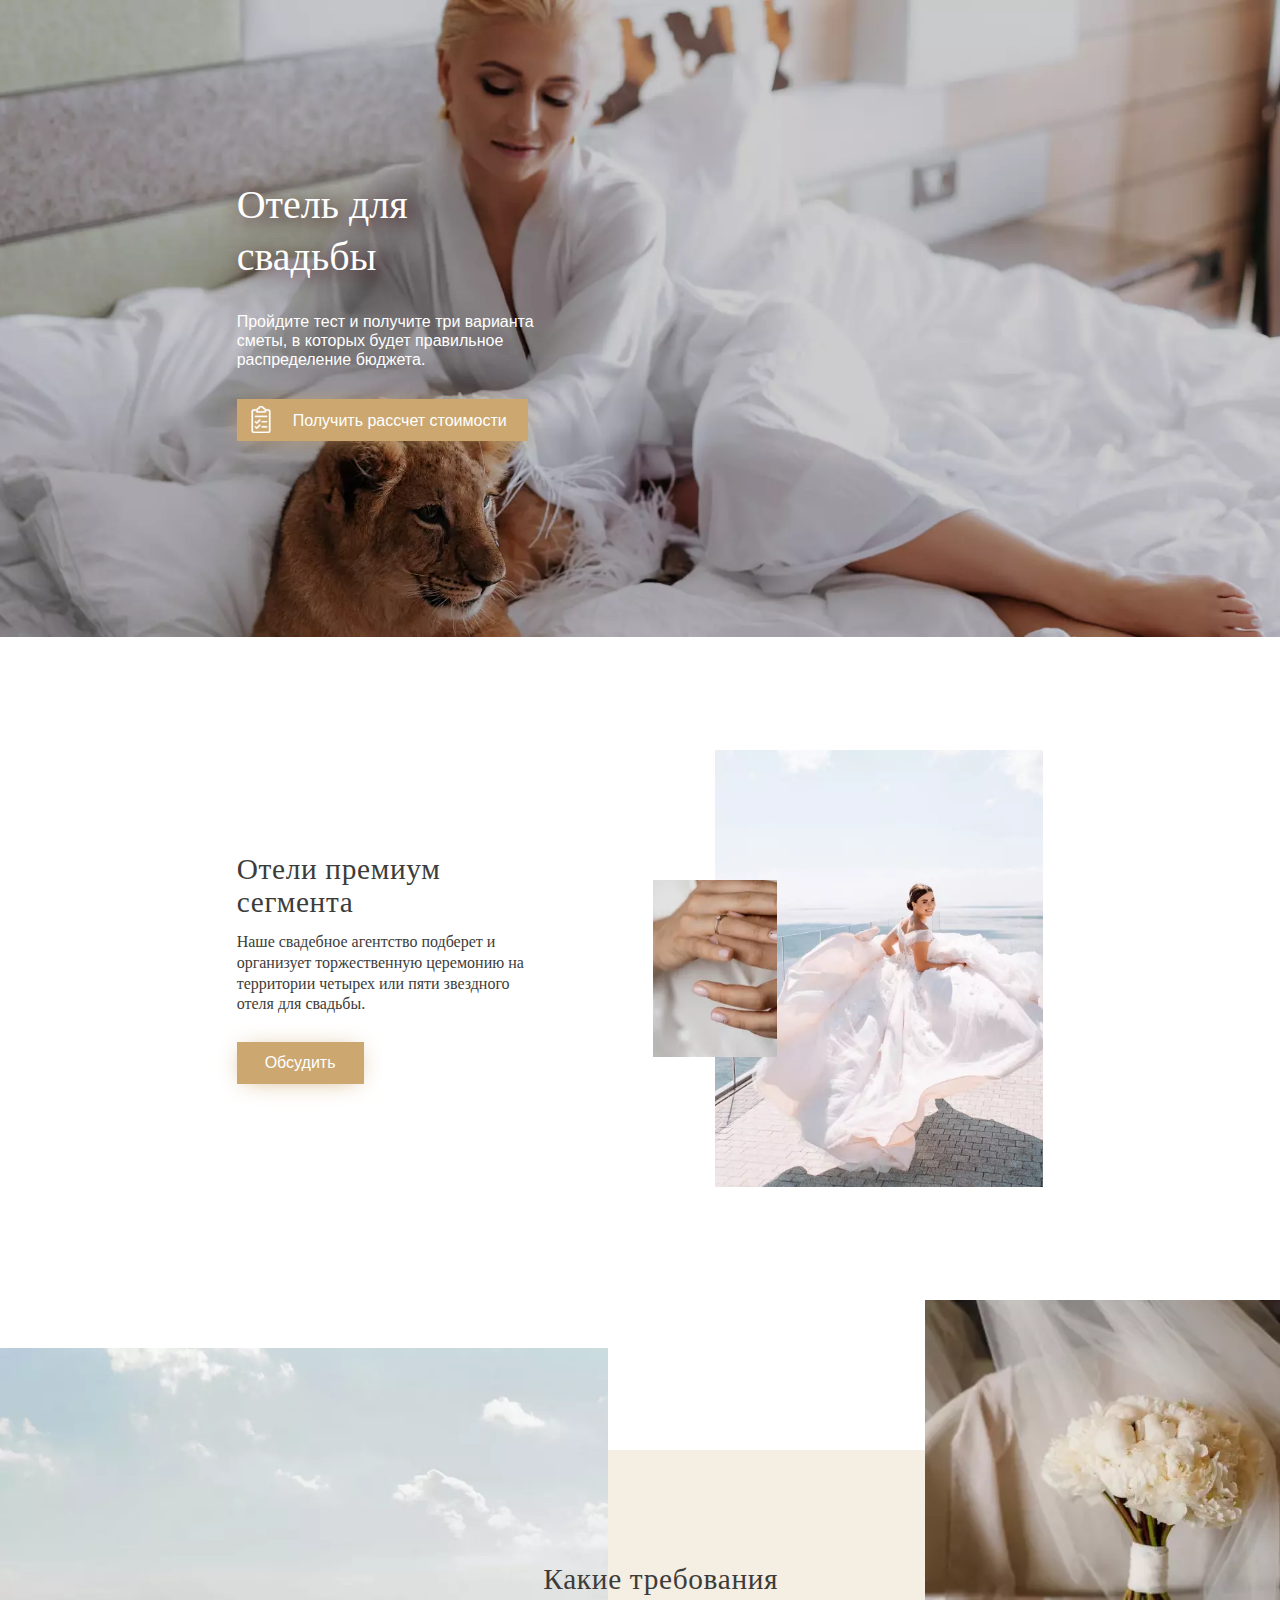
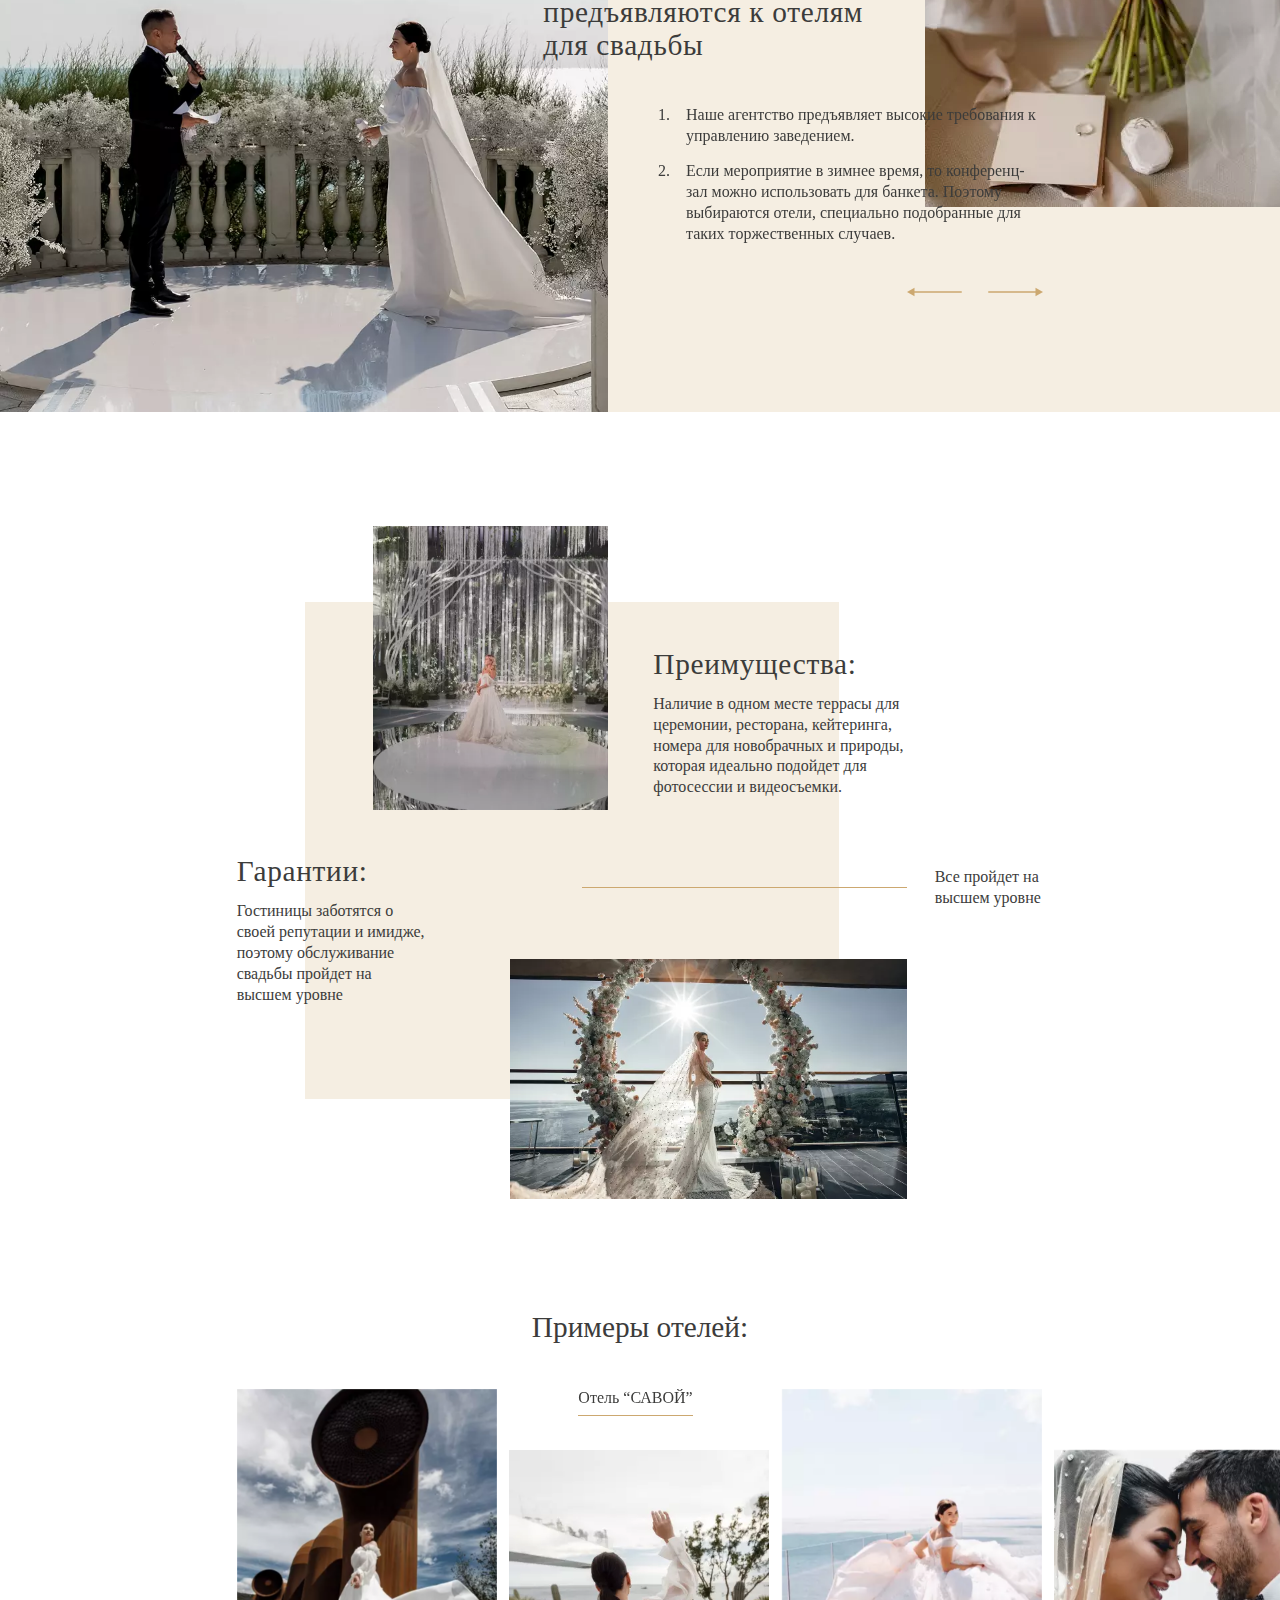
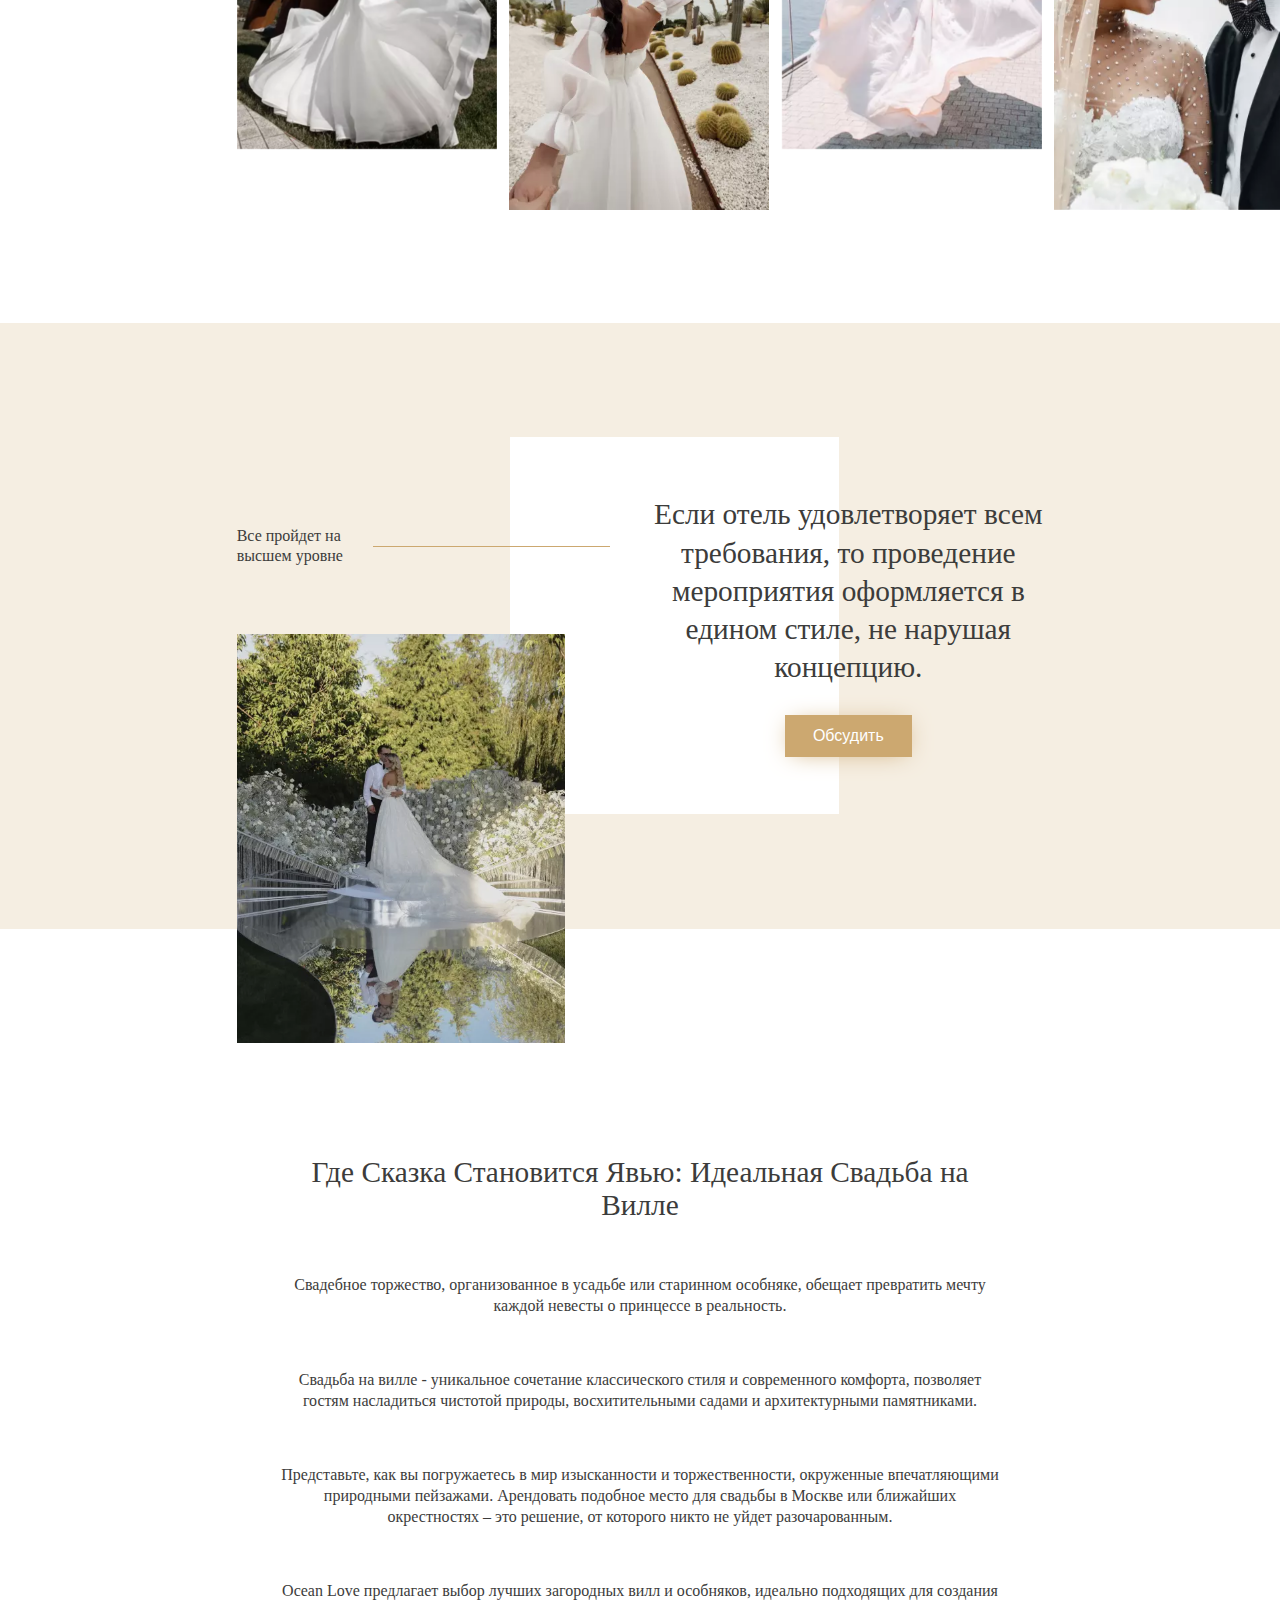
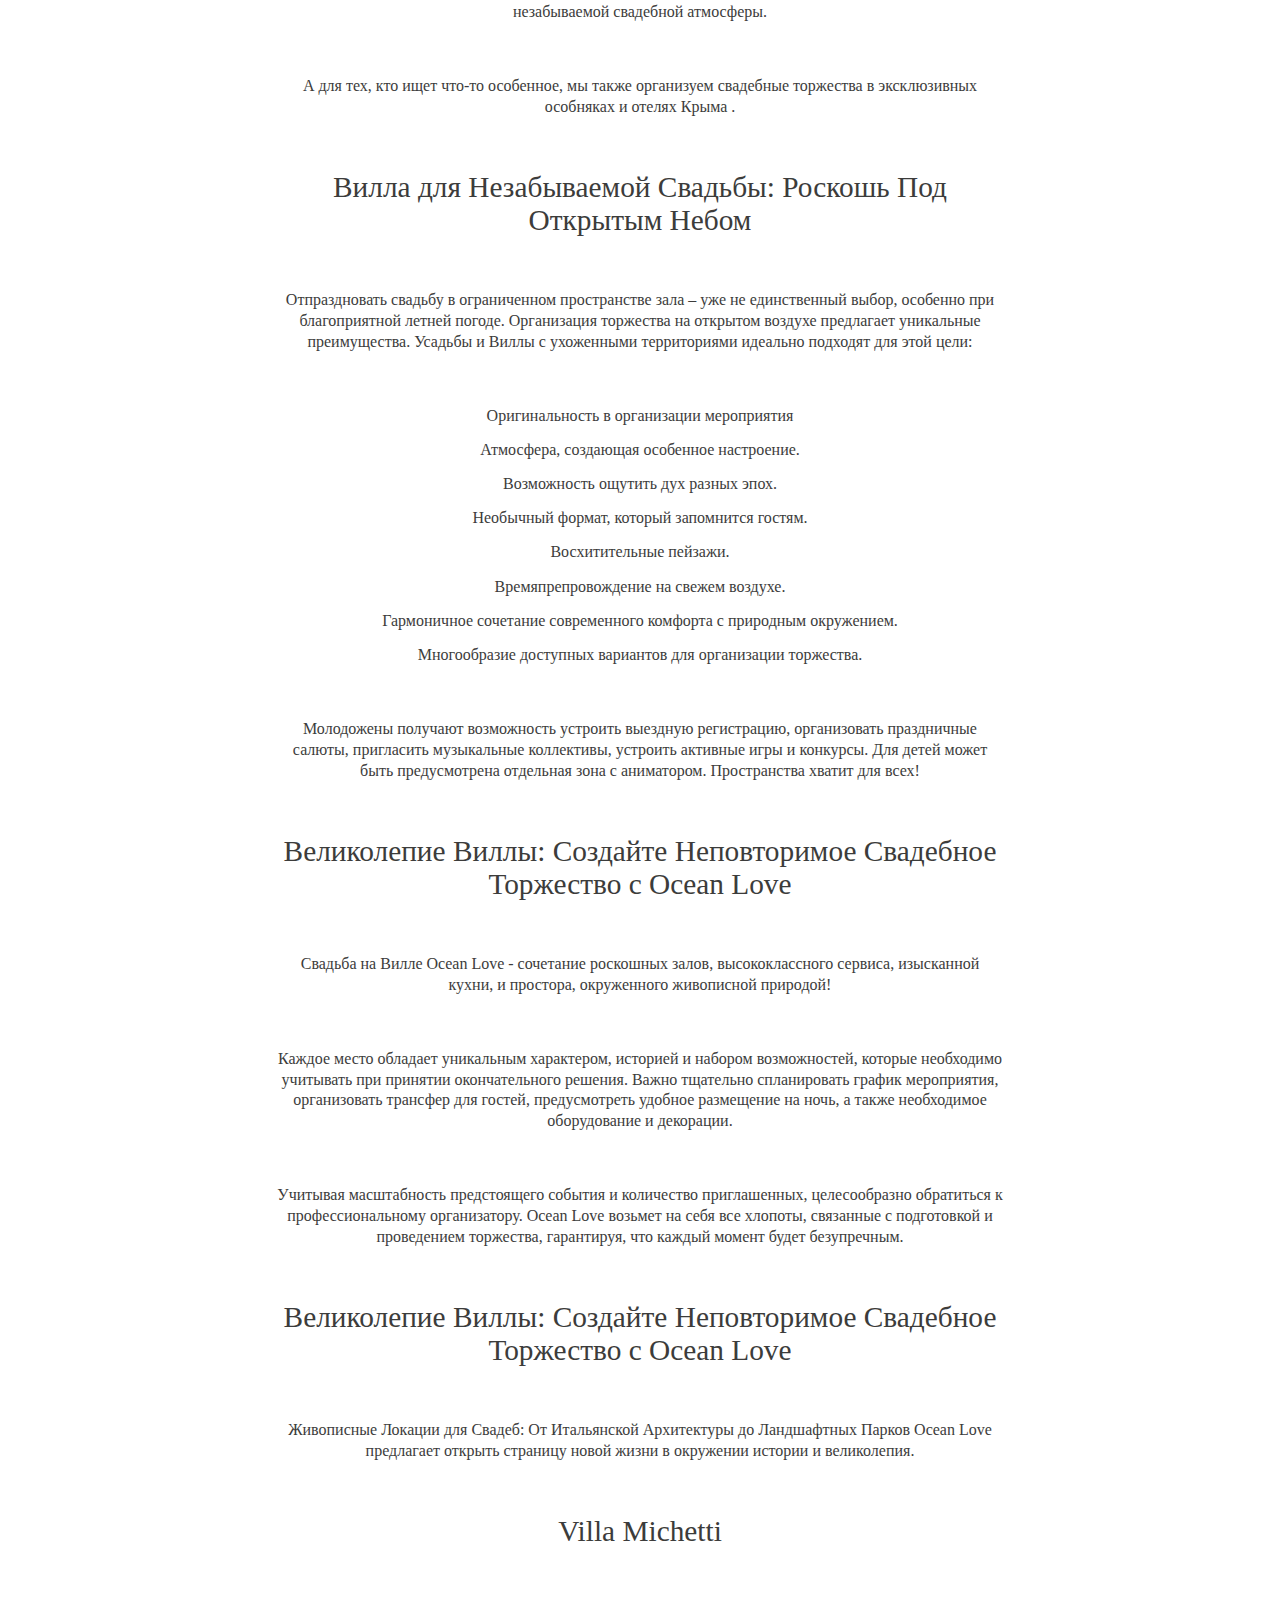
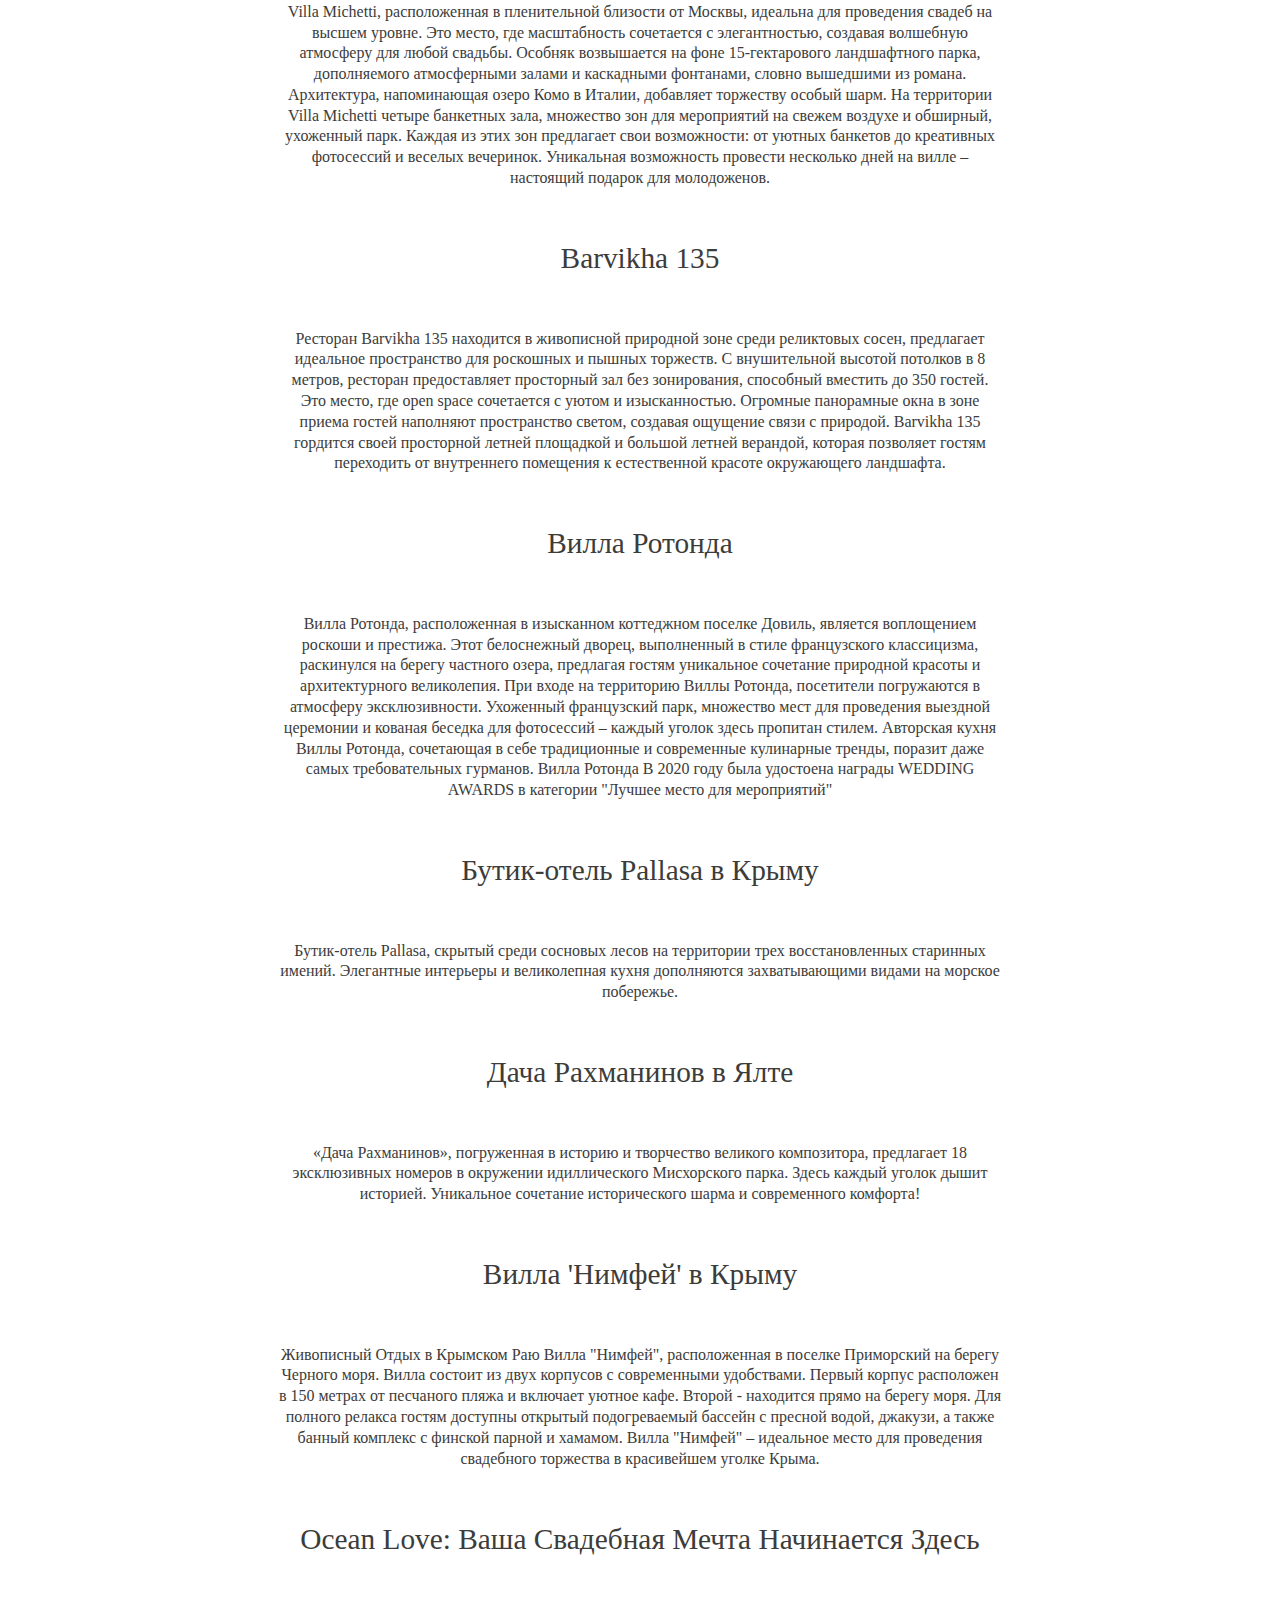
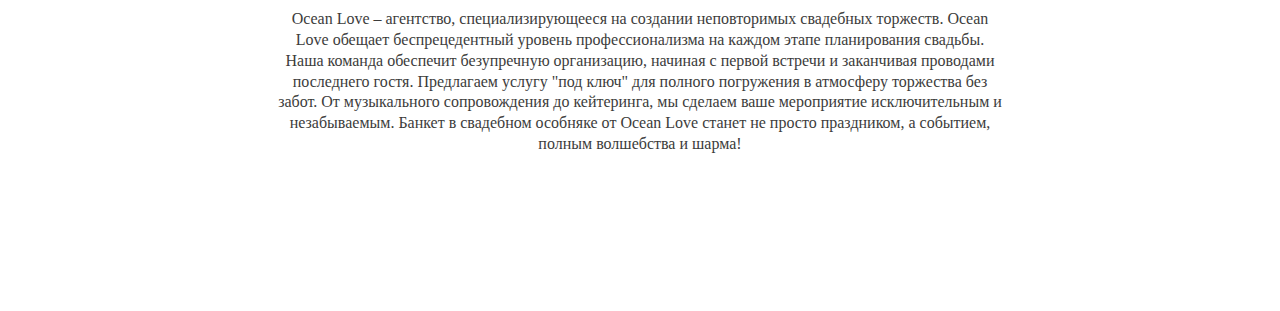
<file: buildings-villa.html>
<!DOCTYPE html>
<html lang="en">
   <head>
      <meta charset="UTF-8" />
      <meta name="viewport" content="width=device-width, initial-scale=1.0" />
      <meta
         name="description"
         content="Ocean Love: Эксклюзивное свадебное агентство.Разнообразие
               банкетных залов в загородных виллах в Москве, Крыму и Сочи.Полное организационное сопровождение
               свадьбы.Услуга под ключ кейтеринг, музыка, высококлассный сервис. Идеальные локации для любых
               предпочтений - Банкеты в свадебных особняках с волшебной атмосферой. Незабываемые свадебные торжества
               с Ocean Love."
      />
      <link rel="stylesheet" href="./src/css/swiper-bundle.min.css" />
      <link rel="stylesheet" href="./src/css/style.css" />
      <title>Document</title>
   </head>
   <body>
      <main>
         <section class="decoration-hero">
            <div class="decoration-hero__container container">
               <div class="decoration-hero__title">Отель для свадьбы</div>
               <div class="decoration-hero__text">
                  Пройдите тест и получите три варианта сметы, в которых будет правильное распределение
                  бюджета.
               </div>
               <a href="#" class="decoration-hero__button button">Получить рассчет стоимости</a>
               <picture class="decoration-hero__img">
                  <source media="(min-width: 48em)" srcset="./src/img/hotel-hero-img.webp" />
                  <source media="(max-width: 48em)" srcset="./src/img/hotel-hero-img-mobile.webp" />
                  <img src="./src/img/hotel-hero-img.webp" alt="" />
               </picture>
            </div>
         </section>
         <section class="hotels">
            <div class="hotels__container container">
               <div class="hotels__descr">
                  <div class="hotels__title">Отели премиум сегмента</div>
                  <div class="hotels__text">
                     Наше свадебное агентство подберет и организует торжественную церемонию на территории
                     четырех или пяти звездного отеля для свадьбы.
                  </div>
                  <div class="hotels__button button">Обсудить</div>
               </div>
               <div class="hotels__img">
                  <img src="./src/img/hotels-img.webp" alt="" />
                  <div class="hotels__img-small">
                     <img src="./src/img/hotels-img-small.webp" alt="" />
                  </div>
               </div>
            </div>
         </section>
         <section class="requirements">
            <div class="requirements__img">
               <img src="./src/img/requirements-img.webp" alt="" />
            </div>
            <div class="requirements__container container">
               <div class="requirements__title">Какие требования предъявляются к отелям для свадьбы</div>
               <div class="requirements__swiper swiper">
                  <div class="swiper-wrapper">
                     <div class="requirements__swiper-slide swiper-slide">
                        <ol class="requirements__list">
                           <li class="requirements__list-item">
                              Наше агентство предъявляет высокие требования к управлению заведением.
                           </li>
                           <li class="requirements__list-item">
                              Если мероприятие в зимнее время, то конференц-зал можно использовать для
                              банкета. Поэтому выбираются отели, специально подобранные для таких
                              торжественных случаев.
                           </li>
                        </ol>
                     </div>
                     <div class="requirements__swiper-slide swiper-slide">
                        <ol class="requirements__list">
                           <li class="requirements__list-item">
                              Наше агентство предъявляет высокие требования к управлению заведением.
                           </li>
                           <li class="requirements__list-item">
                              Если мероприятие в зимнее время, то конференц-зал можно использовать для
                              банкета. Поэтому выбираются отели, специально подобранные для таких
                              торжественных случаев.
                           </li>
                        </ol>
                     </div>
                     <div class="requirements__swiper-slide swiper-slide">
                        <ol class="requirements__list">
                           <li class="requirements__list-item">
                              Наше агентство предъявляет высокие требования к управлению заведением.
                           </li>
                           <li class="requirements__list-item">
                              Если мероприятие в зимнее время, то конференц-зал можно использовать для
                              банкета. Поэтому выбираются отели, специально подобранные для таких
                              торжественных случаев.
                           </li>
                        </ol>
                     </div>
                  </div>
                  <div class="requirements__swiper-controlls">
                     <div class="requirements__swiper-prev">
                        <svg
                           xmlns="http://www.w3.org/2000/svg"
                           width="55"
                           height="10"
                           viewBox="0 0 55 10"
                           fill="none"
                        >
                           <path
                              d="M0 5L7.5 9.33013V0.669873L0 5ZM54 5.75H54.75V4.25H54V5.75ZM6.75 5.75H54V4.25H6.75V5.75Z"
                              fill="#CCA870"
                           />
                        </svg>
                     </div>
                     <div class="requirements__swiper-next">
                        <svg
                           xmlns="http://www.w3.org/2000/svg"
                           width="55"
                           height="10"
                           viewBox="0 0 55 10"
                           fill="none"
                        >
                           <path
                              d="M1 4.25H0.25V5.75H1V4.25ZM55 5L47.5 0.669873V9.33013L55 5ZM1 5.75H48.25V4.25H1V5.75Z"
                              fill="#CCA870"
                           />
                        </svg>
                     </div>
                  </div>
               </div>
            </div>
            <div class="requirements__img-small">
               <img src="./src/img/requirements-img-small.webp" alt="" />
            </div>
         </section>
         <section class="adventages">
            <div class="adventages__container container">
               <div class="adventages__row">
                  <div class="adventages__img">
                     <img src="./src/img/adventages-img.webp" alt="" />
                  </div>
                  <div class="adventages__descr">
                     <div class="adventages__title">Преимущества:</div>
                     <div class="adventages__text">
                        Наличие в одном месте террасы для церемонии, ресторана, кейтеринга, номера для
                        новобрачных и природы, которая идеально подойдет для фотосессии и видеосъемки.
                     </div>
                  </div>
               </div>
               <div class="adventages__row">
                  <div class="adventages__descr">
                     <div class="adventages__title">Гарантии:</div>
                     <div class="adventages__text">
                        Гостиницы заботятся о своей репутации и имидже, поэтому обслуживание свадьбы пройдет
                        на высшем уровне
                     </div>
                  </div>
                  <div class="adventages__line-text">
                     <div class="adventages__line"></div>
                     <div class="adventages__text">Все пройдет на высшем уровне</div>
                  </div>
               </div>
            </div>
            <div class="adventages__img-2">
               <img src="./src/img/adventages-img-2.webp" alt="" />
            </div>
         </section>
         <section class="examples">
            <div class="examples__container container">
               <div class="examples__title">Примеры отелей:</div>
               <div class="examples__swiper swiper">
                  <div class="swiper-wrapper">
                     <div class="examples__swiper-slide swiper-slide">
                        <div class="examples__hotel">
                           <div class="examples__hotel-name">Отель “САВОЙ”</div>
                        </div>
                        <div class="examples__slide-img">
                           <img src="./src/img/examples-img-1.webp" alt="" />
                        </div>
                     </div>
                     <div class="examples__swiper-slide swiper-slide">
                        <div class="examples__hotel">
                           <div class="examples__hotel-name">Отель “САВОЙ”</div>
                        </div>
                        <div class="examples__slide-img">
                           <img src="./src/img/examples-img-2.webp" alt="" />
                        </div>
                     </div>
                     <div class="examples__swiper-slide swiper-slide">
                        <div class="examples__hotel">
                           <div class="examples__hotel-name">Отель “САВОЙ”</div>
                        </div>
                        <div class="examples__slide-img">
                           <img src="./src/img/examples-img-3.webp" alt="" />
                        </div>
                     </div>
                     <div class="examples__swiper-slide swiper-slide">
                        <div class="examples__hotel">
                           <div class="examples__hotel-name">Отель “САВОЙ”</div>
                        </div>
                        <div class="examples__slide-img">
                           <img src="./src/img/examples-img-4.webp" alt="" />
                        </div>
                     </div>
                     <div class="examples__swiper-slide swiper-slide">
                        <div class="examples__hotel">
                           <div class="examples__hotel-name">Отель “САВОЙ”</div>
                        </div>
                        <div class="examples__slide-img">
                           <img src="./src/img/examples-img-4.webp" alt="" />
                        </div>
                     </div>
                     <div class="examples__swiper-slide swiper-slide">
                        <div class="examples__hotel">
                           <div class="examples__hotel-name">Отель “САВОЙ”</div>
                        </div>
                        <div class="examples__slide-img">
                           <img src="./src/img/examples-img-4.webp" alt="" />
                        </div>
                     </div>
                     <div class="examples__swiper-slide swiper-slide">
                        <div class="examples__hotel">
                           <div class="examples__hotel-name">Отель “САВОЙ”</div>
                        </div>
                        <div class="examples__slide-img">
                           <img src="./src/img/examples-img-1.webp" alt="" />
                        </div>
                     </div>
                     <div class="examples__swiper-slide swiper-slide">
                        <div class="examples__hotel">
                           <div class="examples__hotel-name">Отель “САВОЙ”</div>
                        </div>
                        <div class="examples__slide-img">
                           <img src="./src/img/examples-img-2.webp" alt="" />
                        </div>
                     </div>
                  </div>
               </div>
            </div>
         </section>
         <section class="guarantee">
            <div class="guarantee__container container">
               <div class="guarantee__line-text">
                  <div class="guarantee__text">Все пройдет на высшем уровне</div>
                  <div class="guarantee__line"></div>
               </div>
               <div class="guarantee__descr">
                  <div class="guarantee__title">
                     Если отель удовлетворяет всем требования, то проведение мероприятия оформляется в едином
                     стиле, не нарушая концепцию.
                  </div>
                  <div class="guarantee__button button">Обсудить</div>
               </div>
            </div>
            <picture class="guarantee__img">
               <source media="(min-width: 48em)" srcset="./src/img/guarantee-img.webp" />
               <source media="(max-width: 48em)" srcset="./src/img/guarantee-img-mobile.webp" />
               <img src="./src/img/guarantee-img.webp" alt="" />
            </picture>
         </section>
         <section class="example">
            <div class="example__container container">
               <div class="example__text">
                  <p class="example__title">Где Сказка Становится Явью: Идеальная Свадьба на Вилле</p>
                  <p>
                     Свадебное торжество, организованное в усадьбе или старинном особняке, обещает превратить
                     мечту каждой невесты о принцессе в реальность.
                  </p>
                  <p>
                     Свадьба на вилле - уникальное сочетание классического стиля и современного комфорта,
                     позволяет гостям насладиться чистотой природы, восхитительными садами и архитектурными
                     памятниками.
                  </p>
                  <p>
                     Представьте, как вы погружаетесь в мир изысканности и торжественности, окруженные
                     впечатляющими природными пейзажами. Арендовать подобное место для свадьбы в Москве или
                     ближайших окрестностях – это решение, от которого никто не уйдет разочарованным.
                  </p>
                  <p>
                     Ocean Love предлагает выбор лучших загородных вилл и особняков, идеально подходящих для
                     создания незабываемой свадебной атмосферы.
                  </p>
                  <p>
                     А для тех, кто ищет что-то особенное, мы также организуем свадебные торжества в
                     эксклюзивных особняках и отелях Крыма .
                  </p>
                  <p class="example__title">Вилла для Незабываемой Свадьбы: Роскошь Под Открытым Небом</p>
                  <p>
                     Отпраздновать свадьбу в ограниченном пространстве зала – уже не единственный выбор,
                     особенно при благоприятной летней погоде. Организация торжества на открытом воздухе
                     предлагает уникальные преимущества. Усадьбы и Виллы с ухоженными территориями идеально
                     подходят для этой цели:
                  </p>
                  <ul>
                     <li>Оригинальность в организации мероприятия</li>
                     <li>Атмосфера, создающая особенное настроение.</li>
                     <li>Возможность ощутить дух разных эпох.</li>
                     <li>Необычный формат, который запомнится гостям.</li>
                     <li>Восхитительные пейзажи.</li>
                     <li>Времяпрепровождение на свежем воздухе.</li>
                     <li>Гармоничное сочетание современного комфорта с природным окружением.</li>
                     <li>Многообразие доступных вариантов для организации торжества.</li>
                  </ul>
                  <p>
                     Молодожены получают возможность устроить выездную регистрацию, организовать праздничные
                     салюты, пригласить музыкальные коллективы, устроить активные игры и конкурсы. Для детей
                     может быть предусмотрена отдельная зона с аниматором. Пространства хватит для всех!
                  </p>
                  <p class="example__title">
                     Великолепие Виллы: Создайте Неповторимое Свадебное Торжество с Ocean Love
                  </p>
                  <p>
                     Свадьба на Вилле Ocean Love - сочетание роскошных залов, высококлассного сервиса,
                     изысканной кухни, и простора, окруженного живописной природой!
                  </p>
                  <p>
                     Каждое место обладает уникальным характером, историей и набором возможностей, которые
                     необходимо учитывать при принятии окончательного решения. Важно тщательно спланировать
                     график мероприятия, организовать трансфер для гостей, предусмотреть удобное размещение на
                     ночь, а также необходимое оборудование и декорации.
                  </p>
                  <p>
                     Учитывая масштабность предстоящего события и количество приглашенных, целесообразно
                     обратиться к профессиональному организатору. Ocean Love возьмет на себя все хлопоты,
                     связанные с подготовкой и проведением торжества, гарантируя, что каждый момент будет
                     безупречным.
                  </p>
                  <p class="example__title">
                     Великолепие Виллы: Создайте Неповторимое Свадебное Торжество с Ocean Love
                  </p>
                  <p>
                     Живописные Локации для Свадеб: От Итальянской Архитектуры до Ландшафтных Парков Ocean
                     Love предлагает открыть страницу новой жизни в окружении истории и великолепия.
                  </p>
                  <p class="example__title">Villa Michetti</p>
                  <p>
                     Villa Michetti, расположенная в пленительной близости от Москвы, идеальна для проведения
                     свадеб на высшем уровне. Это место, где масштабность сочетается с элегантностью, создавая
                     волшебную атмосферу для любой свадьбы. Особняк возвышается на фоне 15-гектарового
                     ландшафтного парка, дополняемого атмосферными залами и каскадными фонтанами, словно
                     вышедшими из романа. Архитектура, напоминающая озеро Комо в Италии, добавляет торжеству
                     особый шарм. На территории Villa Michetti четыре банкетных зала, множество зон для
                     мероприятий на свежем воздухе и обширный, ухоженный парк. Каждая из этих зон предлагает
                     свои возможности: от уютных банкетов до креативных фотосессий и веселых вечеринок.
                     Уникальная возможность провести несколько дней на вилле – настоящий подарок для
                     молодоженов.
                  </p>
                  <p class="example__title">Barvikha 135</p>
                  <p>
                     Ресторан Barvikha 135 находится в живописной природной зоне среди реликтовых сосен,
                     предлагает идеальное пространство для роскошных и пышных торжеств. С внушительной высотой
                     потолков в 8 метров, ресторан предоставляет просторный зал без зонирования, способный
                     вместить до 350 гостей. Это место, где open space сочетается с уютом и изысканностью.
                     Огромные панорамные окна в зоне приема гостей наполняют пространство светом, создавая
                     ощущение связи с природой. Barvikha 135 гордится своей просторной летней площадкой и
                     большой летней верандой, которая позволяет гостям переходить от внутреннего помещения к
                     естественной красоте окружающего ландшафта.
                  </p>
                  <p class="example__title">Вилла Ротонда</p>
                  <p>
                     Вилла Ротонда, расположенная в изысканном коттеджном поселке Довиль, является воплощением
                     роскоши и престижа. Этот белоснежный дворец, выполненный в стиле французского
                     классицизма, раскинулся на берегу частного озера, предлагая гостям уникальное сочетание
                     природной красоты и архитектурного великолепия. При входе на территорию Виллы Ротонда,
                     посетители погружаются в атмосферу эксклюзивности. Ухоженный французский парк, множество
                     мест для проведения выездной церемонии и кованая беседка для фотосессий – каждый уголок
                     здесь пропитан стилем. Авторская кухня Виллы Ротонда, сочетающая в себе традиционные и
                     современные кулинарные тренды, поразит даже самых требовательных гурманов. Вилла Ротонда
                     В 2020 году была удостоена награды WEDDING AWARDS в категории "Лучшее место для
                     мероприятий"
                  </p>
                  <p class="example__title">Бутик-отель Pallasa в Крыму</p>
                  <p>
                     Бутик-отель Pallasa, скрытый среди сосновых лесов на территории трех восстановленных
                     старинных имений. Элегантные интерьеры и великолепная кухня дополняются захватывающими
                     видами на морское побережье.
                  </p>
                  <p class="example__title">Дача Рахманинов в Ялте</p>
                  <p>
                     «Дача Рахманинов», погруженная в историю и творчество великого композитора, предлагает 18
                     эксклюзивных номеров в окружении идиллического Мисхорского парка. Здесь каждый уголок
                     дышит историей. Уникальное сочетание исторического шарма и современного комфорта!
                  </p>
                  <p class="example__title">Вилла 'Нимфей' в Крыму</p>
                  <p>
                     Живописный Отдых в Крымском Раю Вилла "Нимфей", расположенная в поселке Приморский на
                     берегу Черного моря. Вилла состоит из двух корпусов с современными удобствами. Первый
                     корпус расположен в 150 метрах от песчаного пляжа и включает уютное кафе. Второй -
                     находится прямо на берегу моря. Для полного релакса гостям доступны открытый
                     подогреваемый бассейн с пресной водой, джакузи, а также банный комплекс с финской парной
                     и хамамом. Вилла "Нимфей" – идеальное место для проведения свадебного торжества в
                     красивейшем уголке Крыма.
                  </p>
                  <p class="example__title">Ocean Love: Ваша Свадебная Мечта Начинается Здесь</p>
                  <p>
                     Ocean Love – агентство, специализирующееся на создании неповторимых свадебных торжеств.
                     Ocean Love обещает беспрецедентный уровень профессионализма на каждом этапе планирования
                     свадьбы. Наша команда обеспечит безупречную организацию, начиная с первой встречи и
                     заканчивая проводами последнего гостя. Предлагаем услугу "под ключ" для полного
                     погружения в атмосферу торжества без забот. От музыкального сопровождения до кейтеринга,
                     мы сделаем ваше мероприятие исключительным и незабываемым. Банкет в свадебном особняке от
                     Ocean Love станет не просто праздником, а событием, полным волшебства и шарма!
                  </p>
               </div>
            </div>
         </section>
      </main>
      <script src="./src/js/swiper-bundle.min.js"></script>
      <script src="./src/js/swipers.js"></script>
   </body>
</html>
</file>
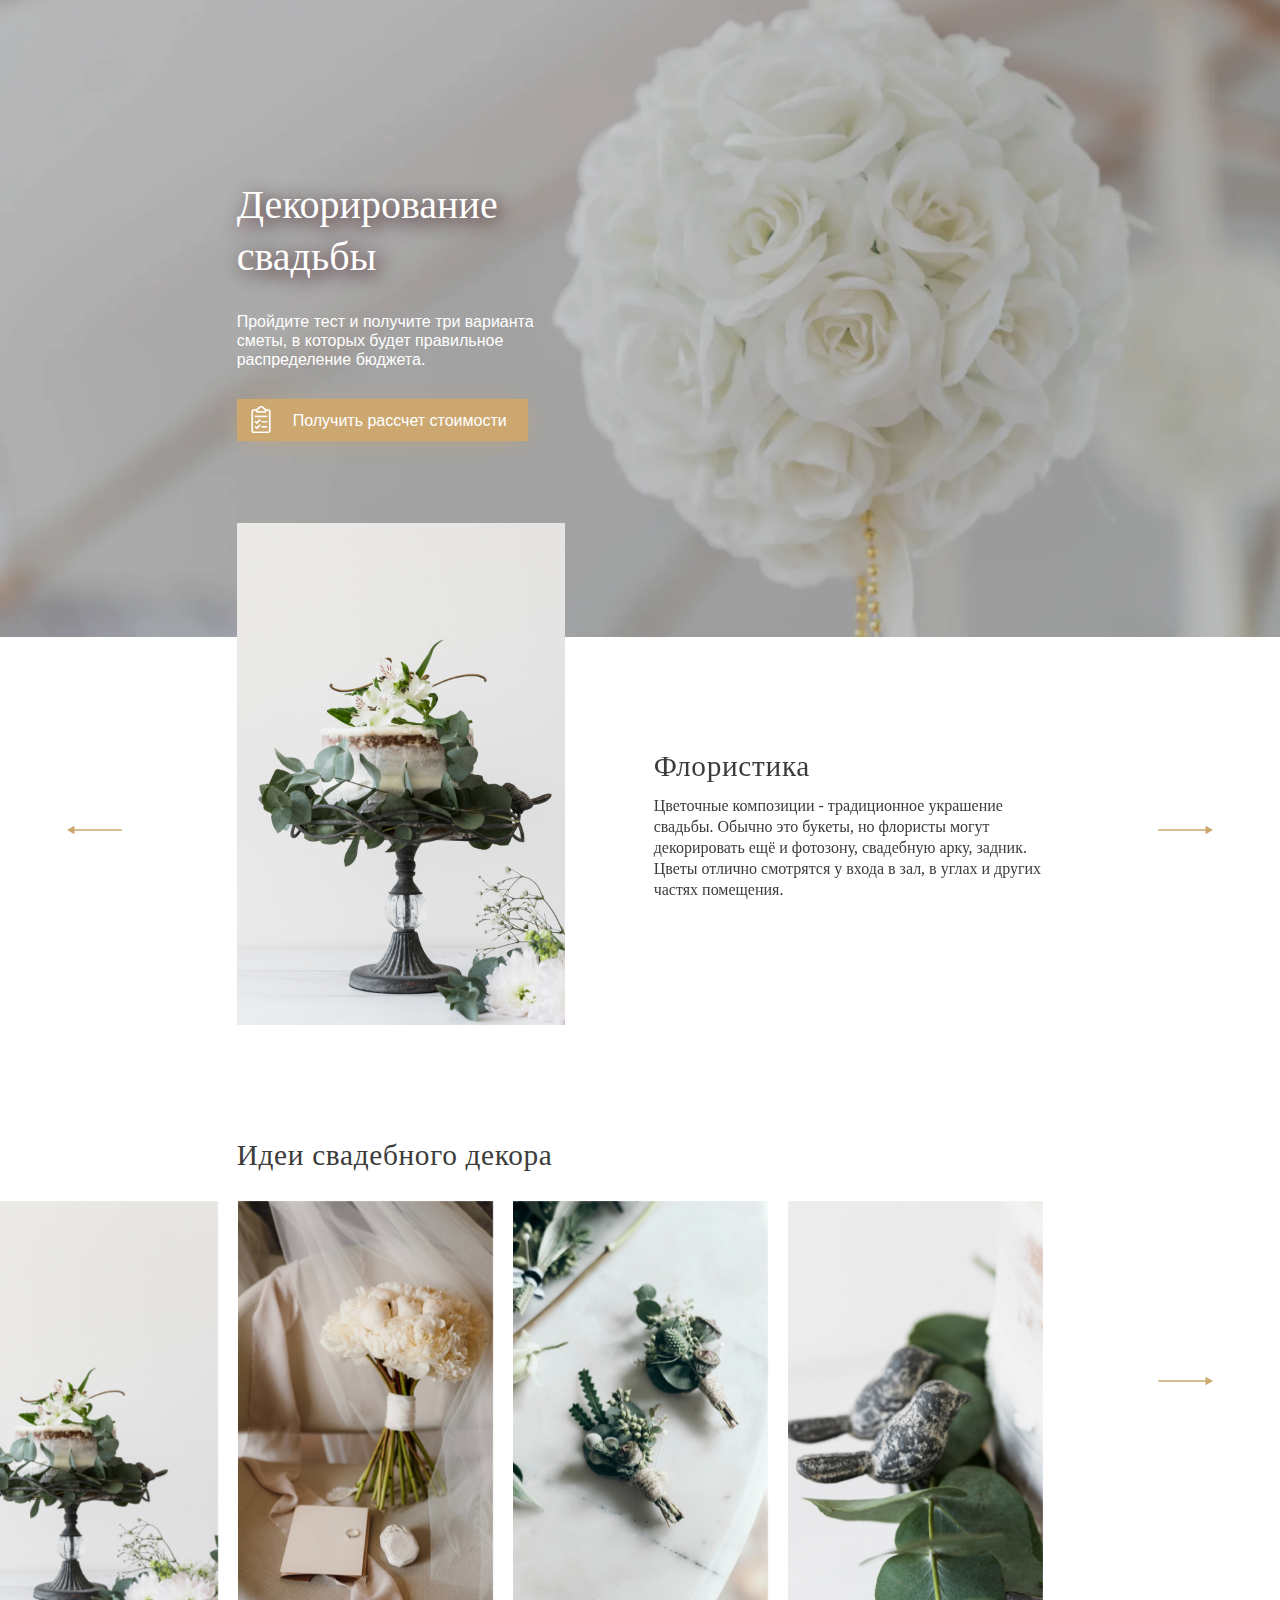
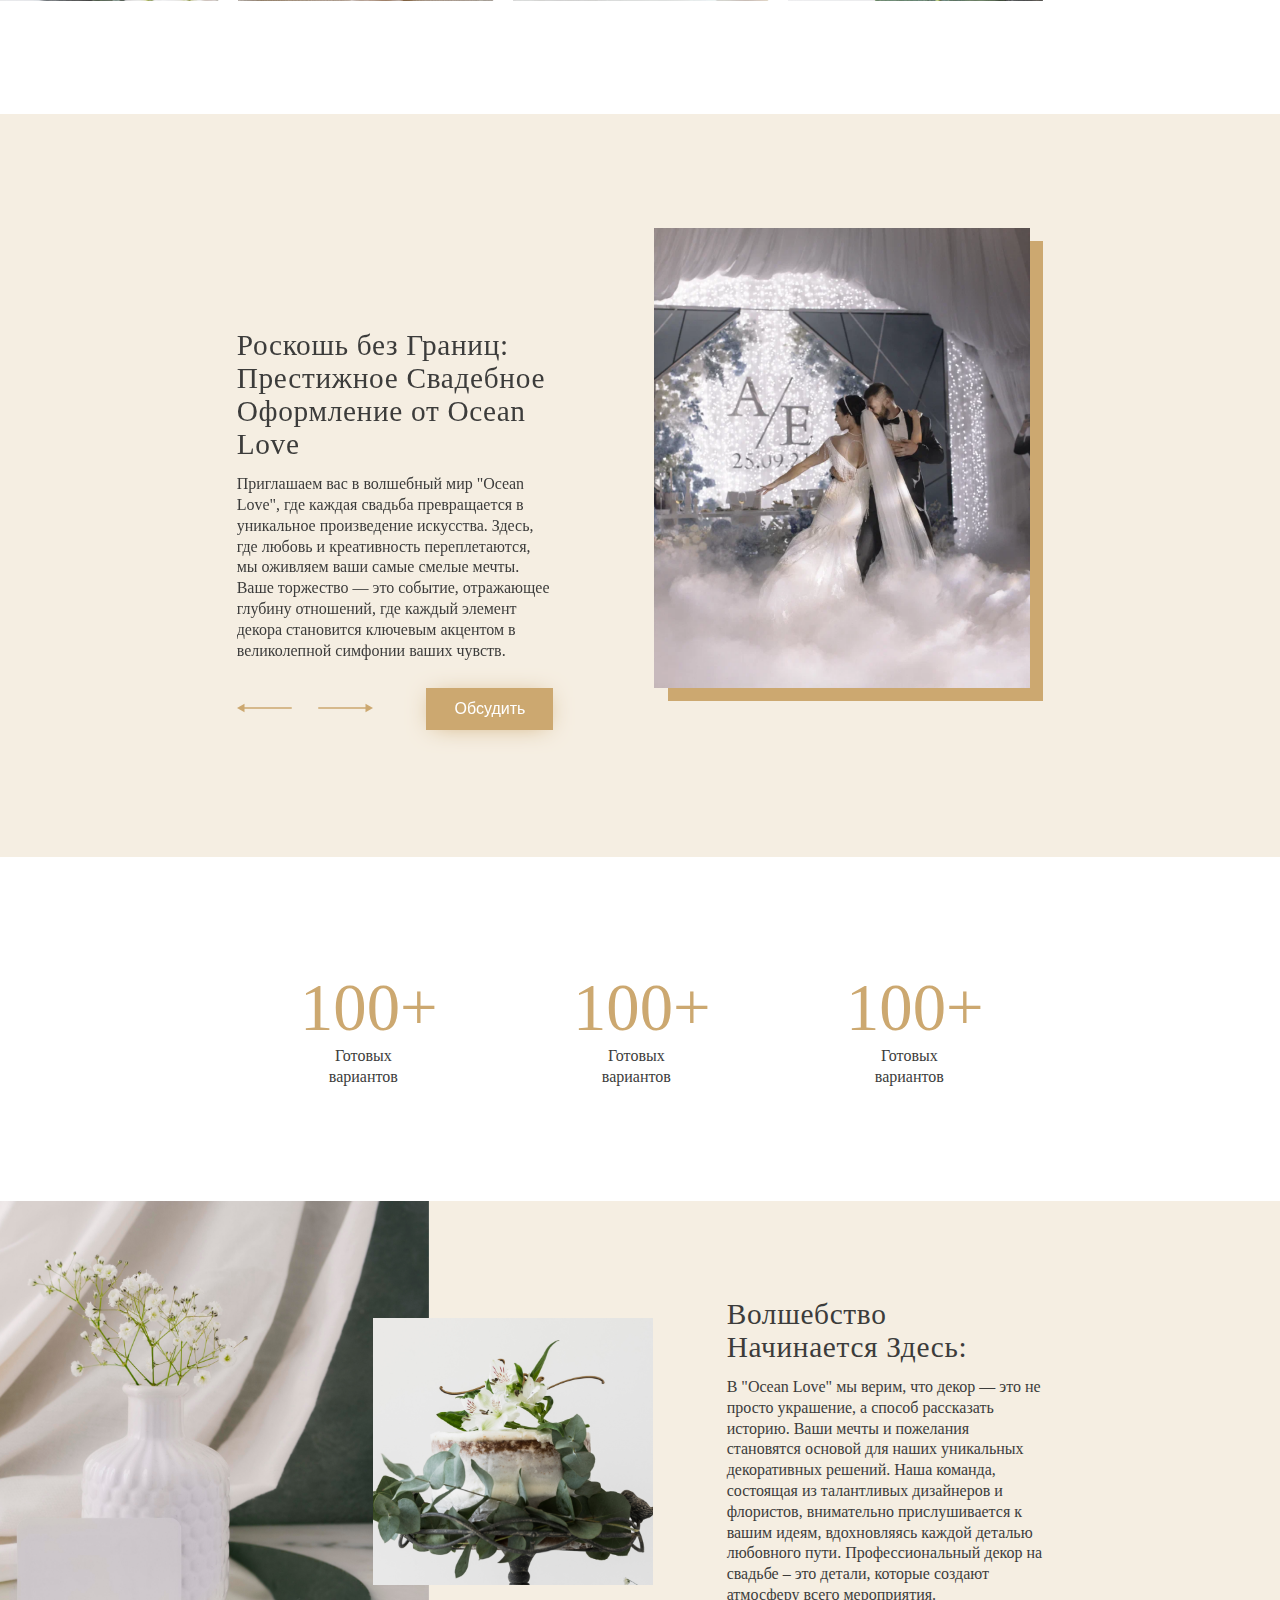
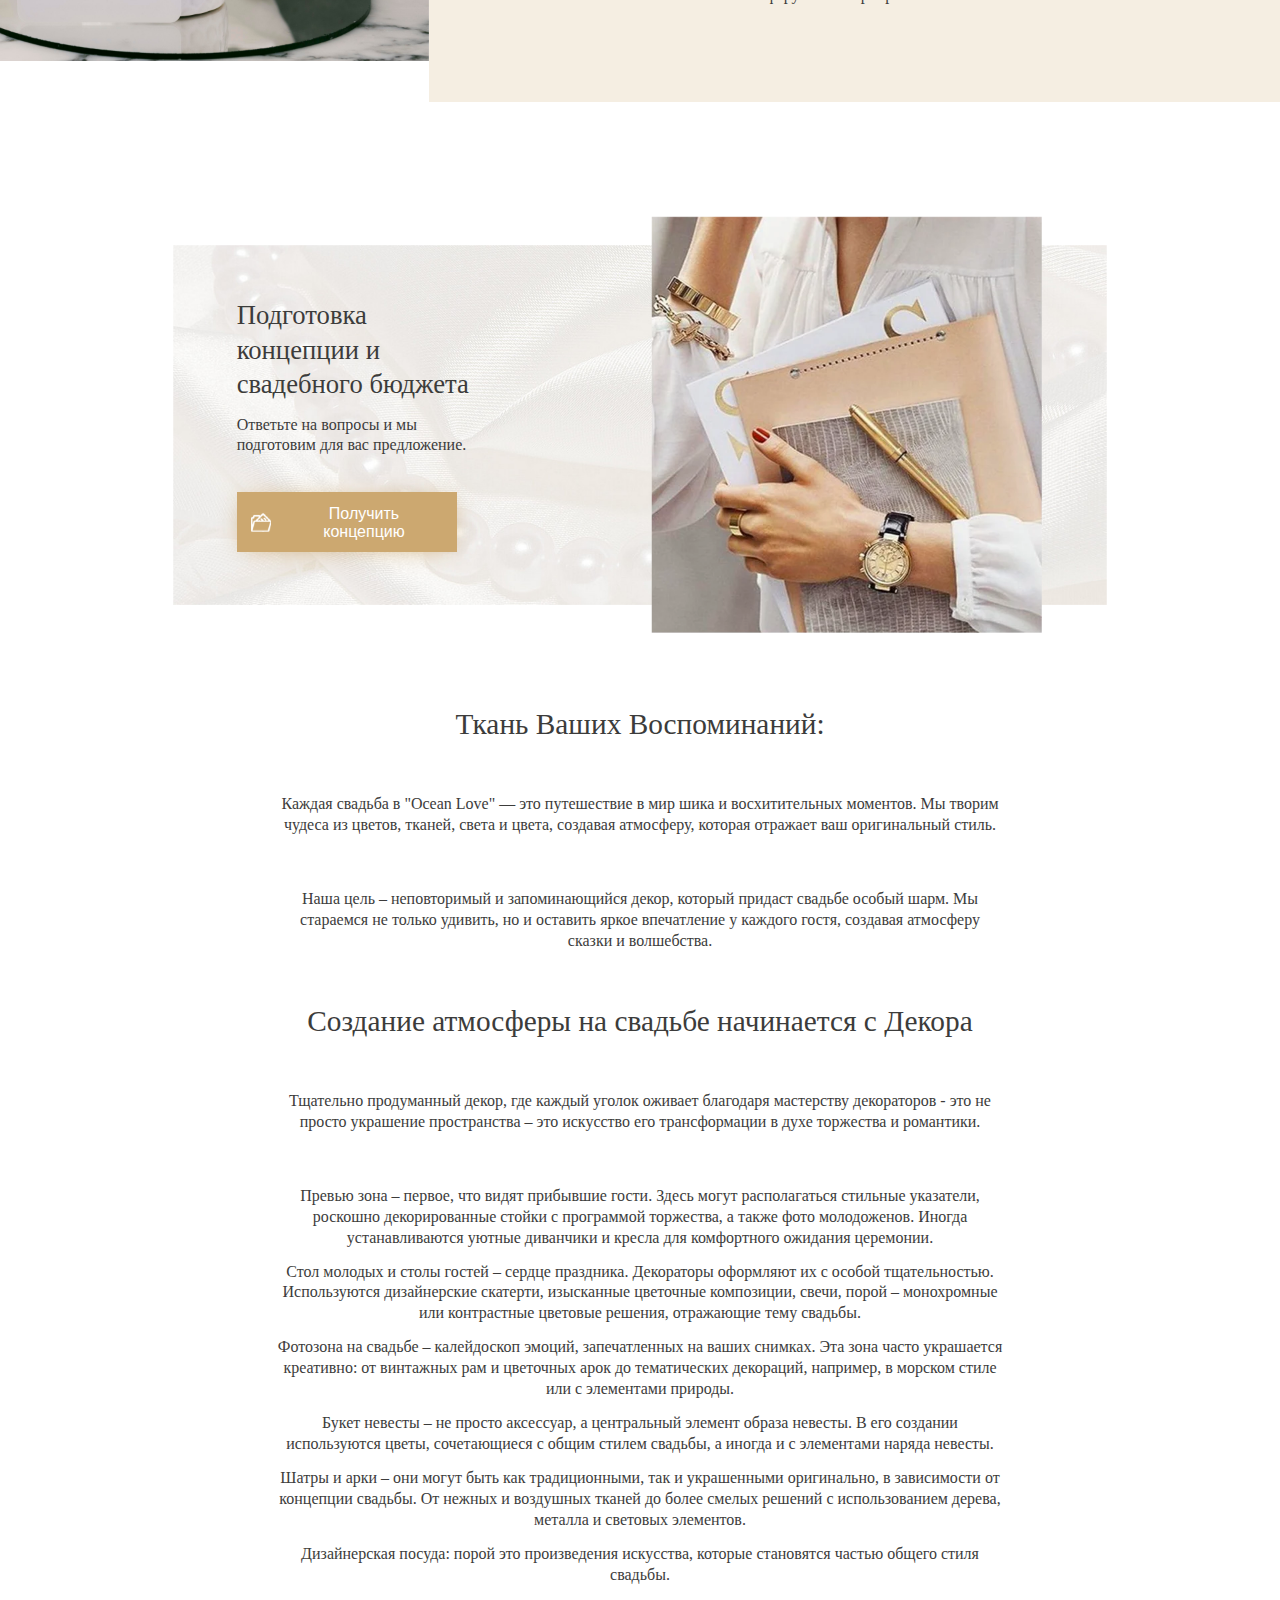
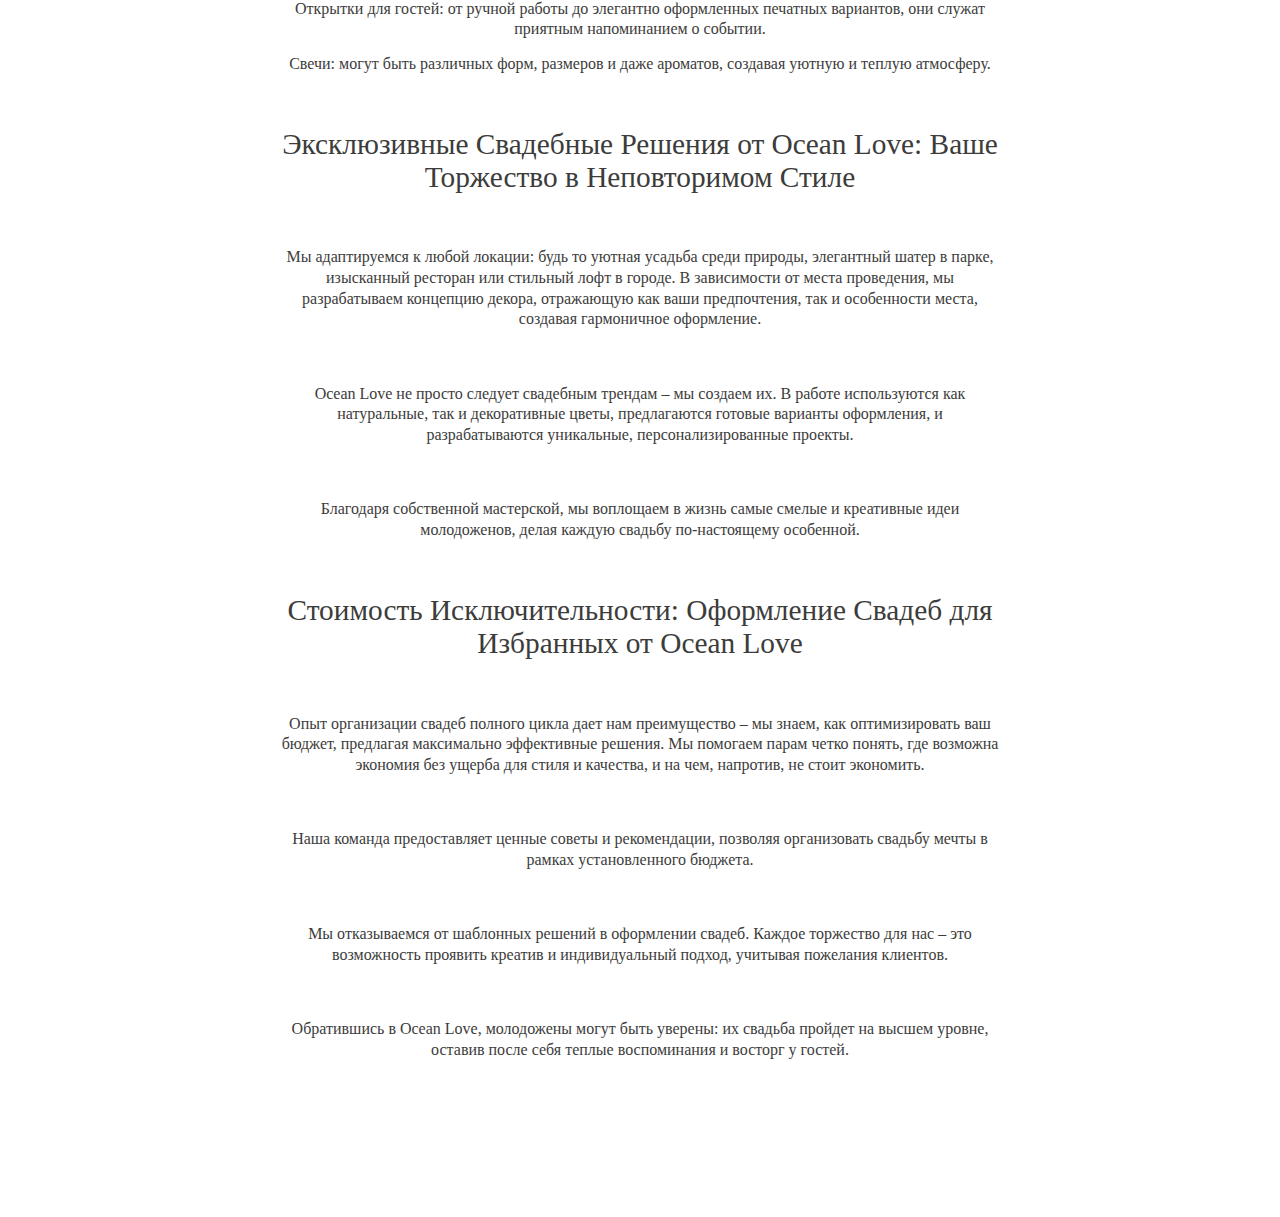
<file: decoration.html>
<!DOCTYPE html>
<html lang="en">
   <head>
      <meta charset="UTF-8" />
      <meta name="viewport" content="width=device-width, initial-scale=1.0" />
      <meta
         name="description"
         content="Ocean Love – эксклюзивное свадебное оформление.
                  Роскошь, престиж, элитный уровень.
                  Творческие, оригинальные концепции, превосходство в каждой детали.
                  Премиум-класс, высочайшие стандарты, эстетика без компромиссов.
                  Мастерство, стиль, великолепие для незабываемого торжества"
      />
      <link rel="stylesheet" href="./src/css/swiper-bundle.min.css" />
      <link rel="stylesheet" href="./src/css/style.css" />
      <title>Document</title>
   </head>
   <body>
      <main>
         <section class="decoration-hero">
            <div class="decoration-hero__container container">
               <div class="decoration-hero__title">Декорирование свадьбы</div>
               <div class="decoration-hero__text">
                  Пройдите тест и получите три варианта сметы, в которых будет правильное распределение
                  бюджета.
               </div>
               <a href="#" class="decoration-hero__button button">Получить рассчет стоимости</a>
               <picture class="decoration-hero__img">
                  <source media="(min-width: 48em)" srcset="./src/img/decoration-hero.webp" />
                  <source media="(max-width: 48em)" srcset="./src/img/decoration-hero-mobile.webp" />
                  <img src="./src/img/decoration-hero.webp" alt="" />
               </picture>
            </div>
         </section>
         <section class="floristics">
            <div class="floristics__container container">
               <div class="floristics__swiper swiper">
                  <div class="swiper-wrapper">
                     <div class="floristics__swiper-slide swiper-slide">
                        <div class="floristics__swiper-slide_img">
                           <img src="./src/img/floristics-slide-img.webp" alt="" />
                        </div>
                        <div class="floristics__swiper-slide_descr">
                           <div class="floristics__swiper-slide_title">Флористика</div>
                           <div class="floristics__swiper-slide_text">
                              Цветочные композиции - традиционное украшение свадьбы. Обычно это букеты, но
                              флористы могут декорировать ещё и фотозону, свадебную арку, задник. Цветы
                              отлично смотрятся у входа в зал, в углах и других частях помещения.
                           </div>
                        </div>
                     </div>
                     <div class="floristics__swiper-slide swiper-slide">
                        <div class="floristics__swiper-slide_img">
                           <img src="./src/img/floristics-slide-img.webp" alt="" />
                        </div>
                        <div class="floristics__swiper-slide_descr">
                           <div class="floristics__swiper-slide_title">Флористика</div>
                           <div class="floristics__swiper-slide_text">
                              Цветочные композиции - традиционное украшение свадьбы. Обычно это букеты, но
                              флористы могут декорировать ещё и фотозону, свадебную арку, задник. Цветы
                              отлично смотрятся у входа в зал, в углах и других частях помещения.
                           </div>
                        </div>
                     </div>
                  </div>
               </div>
               <div class="floristics__swiper-controlls">
                  <div class="floristics__swiper-prev">
                     <svg
                        xmlns="http://www.w3.org/2000/svg"
                        width="55"
                        height="10"
                        viewBox="0 0 55 10"
                        fill="none"
                     >
                        <path
                           d="M0 5L7.5 9.33013V0.669873L0 5ZM54 5.75H54.75V4.25H54V5.75ZM6.75 5.75H54V4.25H6.75V5.75Z"
                           fill="#CCA870"
                        />
                     </svg>
                  </div>
                  <div class="floristics__swiper-pagination"></div>
                  <div class="floristics__swiper-next">
                     <svg
                        xmlns="http://www.w3.org/2000/svg"
                        width="55"
                        height="10"
                        viewBox="0 0 55 10"
                        fill="none"
                     >
                        <path
                           d="M1 4.25H0.25V5.75H1V4.25ZM55 5L47.5 0.669873V9.33013L55 5ZM1 5.75H48.25V4.25H1V5.75Z"
                           fill="#CCA870"
                        />
                     </svg>
                  </div>
               </div>
            </div>
         </section>
         <section class="ideas">
            <div class="ideas__container container">
               <div class="ideas__title">Идеи свадебного декора</div>
               <div class="ideas__slider">
                  <div class="ideas__swiper swiper">
                     <div class="swiper-wrapper">
                        <div class="ideas__swiper-slide swiper-slide">
                           <img src="./src/img/ideas-slide-1.webp" alt="" />
                        </div>
                        <div class="ideas__swiper-slide swiper-slide">
                           <img src="./src/img/ideas-slide-2.webp" alt="" />
                        </div>
                        <div class="ideas__swiper-slide swiper-slide">
                           <img src="./src/img/ideas-slide-3.webp" alt="" />
                        </div>
                        <div class="ideas__swiper-slide swiper-slide">
                           <img src="./src/img/ideas-slide-4.webp" alt="" />
                        </div>
                        <div class="ideas__swiper-slide swiper-slide">
                           <img src="./src/img/ideas-slide-1.webp" alt="" />
                        </div>
                        <div class="ideas__swiper-slide swiper-slide">
                           <img src="./src/img/ideas-slide-2.webp" alt="" />
                        </div>
                        <div class="ideas__swiper-slide swiper-slide">
                           <img src="./src/img/ideas-slide-3.webp" alt="" />
                        </div>
                        <div class="ideas__swiper-slide swiper-slide">
                           <img src="./src/img/ideas-slide-4.webp" alt="" />
                        </div>
                     </div>
                  </div>
                  <div class="ideas__swiper-controlls">
                     <div class="ideas__swiper-next">
                        <svg
                           xmlns="http://www.w3.org/2000/svg"
                           width="55"
                           height="10"
                           viewBox="0 0 55 10"
                           fill="none"
                        >
                           <path
                              d="M1 4.25H0.25V5.75H1V4.25ZM55 5L47.5 0.669873V9.33013L55 5ZM1 5.75H48.25V4.25H1V5.75Z"
                              fill="#CCA870"
                           />
                        </svg>
                     </div>
                  </div>
               </div>
            </div>
         </section>
         <section class="decoration-slider">
            <div class="decoration-slider__container container">
               <div class="decoration-slider__swiper swiper">
                  <div class="swiper-wrapper">
                     <div class="decoration-slider__swiper-slide swiper-slide">
                        <div class="decoration-slider__swiper-slide_left">
                           <div class="decoration-slider__swiper-slide_title">
                              Роскошь без Границ: Престижное Свадебное Оформление от Ocean Love
                           </div>
                           <div class="decoration-slider__swiper-slide_text">
                              Приглашаем вас в волшебный мир "Ocean Love", где каждая свадьба превращается в
                              уникальное произведение искусства. Здесь, где любовь и креативность
                              переплетаются, мы оживляем ваши самые смелые мечты. Ваше торжество — это
                              событие, отражающее глубину отношений, где каждый элемент декора становится
                              ключевым акцентом в великолепной симфонии ваших чувств.
                           </div>
                           <div class="decoration-slider__swiper-slide_bottom">
                              <div class="decoration-slider__swiper-slide_controlls">
                                 <div class="decoration-slider__swiper-slide_prev">
                                    <svg
                                       xmlns="http://www.w3.org/2000/svg"
                                       width="55"
                                       height="10"
                                       viewBox="0 0 55 10"
                                       fill="none"
                                    >
                                       <path
                                          d="M0 5L7.5 9.33013V0.669873L0 5ZM54 5.75H54.75V4.25H54V5.75ZM6.75 5.75H54V4.25H6.75V5.75Z"
                                          fill="#CCA870"
                                       />
                                    </svg>
                                 </div>
                                 <div class="decoration-slider__swiper-slide_next">
                                    <svg
                                       xmlns="http://www.w3.org/2000/svg"
                                       width="55"
                                       height="10"
                                       viewBox="0 0 55 10"
                                       fill="none"
                                    >
                                       <path
                                          d="M1 4.25H0.25V5.75H1V4.25ZM55 5L47.5 0.669873V9.33013L55 5ZM1 5.75H48.25V4.25H1V5.75Z"
                                          fill="#CCA870"
                                       />
                                    </svg>
                                 </div>
                              </div>
                              <div class="decoration-slider__swiper-slide_button button">Обсудить</div>
                           </div>
                        </div>
                        <div class="decoration-slider__swiper-slide_right">
                           <img src="./src/img/decoration-slider-img.webp" alt="" />
                        </div>
                     </div>
                     <div class="decoration-slider__swiper-slide swiper-slide">
                        <div class="decoration-slider__swiper-slide_left">
                           <div class="decoration-slider__swiper-slide_title">Чем украсить свадьбу?</div>
                           <div class="decoration-slider__swiper-slide_text">
                              Какую свадьбу вы хотите? Классическую, оригинальную, стилизованную под
                              определенную эпоху или фильм? Реализовать можно любое желание, лишь бы оно
                              принесло молодожёнам и их гостям хорошее настроение и приятные воспоминания.
                           </div>
                           <div class="decoration-slider__swiper-slide_bottom">
                              <div class="decoration-slider__swiper-slide_controlls">
                                 <div class="decoration-slider__swiper-slide_prev">
                                    <svg
                                       xmlns="http://www.w3.org/2000/svg"
                                       width="55"
                                       height="10"
                                       viewBox="0 0 55 10"
                                       fill="none"
                                    >
                                       <path
                                          d="M0 5L7.5 9.33013V0.669873L0 5ZM54 5.75H54.75V4.25H54V5.75ZM6.75 5.75H54V4.25H6.75V5.75Z"
                                          fill="#CCA870"
                                       />
                                    </svg>
                                 </div>
                                 <div class="decoration-slider__swiper-slide_next">
                                    <svg
                                       xmlns="http://www.w3.org/2000/svg"
                                       width="55"
                                       height="10"
                                       viewBox="0 0 55 10"
                                       fill="none"
                                    >
                                       <path
                                          d="M1 4.25H0.25V5.75H1V4.25ZM55 5L47.5 0.669873V9.33013L55 5ZM1 5.75H48.25V4.25H1V5.75Z"
                                          fill="#CCA870"
                                       />
                                    </svg>
                                 </div>
                              </div>
                              <div class="decoration-slider__swiper-slide_button button">Обсудить</div>
                           </div>
                        </div>
                        <div class="decoration-slider__swiper-slide_right">
                           <img src="./src/img/decoration-slider-img.webp" alt="" />
                        </div>
                     </div>
                  </div>
               </div>
            </div>
         </section>
         <section class="statistic">
            <div class="statistic__container container">
               <div class="statistic__column">
                  <div class="statistic__count">100+</div>
                  <div class="statistic__text">Готовых вариантов</div>
               </div>
               <div class="statistic__column">
                  <div class="statistic__count">100+</div>
                  <div class="statistic__text">Готовых вариантов</div>
               </div>
               <div class="statistic__column">
                  <div class="statistic__count">100+</div>
                  <div class="statistic__text">Готовых вариантов</div>
               </div>
            </div>
         </section>
         <section class="decoration-question">
            <div class="decoration-question__container container">
               <div class="decoration-question__img">
                  <img src="./src/img/decoration-question-img.webp" alt="" />
               </div>
               <div class="decoration-question__descr">
                  <div class="decoration-question__title">Волшебство Начинается Здесь:</div>
                  <div class="decoration-question__text">
                     В "Ocean Love" мы верим, что декор — это не просто украшение, а способ рассказать
                     историю. Ваши мечты и пожелания становятся основой для наших уникальных декоративных
                     решений. Наша команда, состоящая из талантливых дизайнеров и флористов, внимательно
                     прислушивается к вашим идеям, вдохновляясь каждой деталью любовного пути.
                     Профессиональный декор на свадьбе – это детали, которые создают атмосферу всего
                     мероприятия.
                  </div>
               </div>
            </div>
            <div class="decoration-question__background">
               <img src="./src/img/decoration-question-background.webp" alt="" />
            </div>
         </section>
         <section class="budget">
            <div class="budget__container container">
               <div class="budget__descr">
                  <div class="budget__title">Подготовка концепции и свадебного бюджета</div>
                  <div class="budget__text">Ответьте на вопросы и мы подготовим для вас предложение.</div>
                  <div class="budget__button button">Получить концепцию</div>
               </div>
               <div class="budget__img">
                  <img src="./src/img/budget-img.webp" alt="" />
               </div>
            </div>
            <picture class="budget__background" style="background-color: #000">
               <source media="(min-width: 48em)" srcset="./src/img/budget-background.png" />
               <source media="(max-width: 48em)" srcset="./src/img/budget-background.png" />
               <img src="./src/img/budget-background.png" alt="" />
            </picture>
         </section>
         <section class="example">
            <div class="example__container container">
               <div class="example__text">
                  <p class="example__title">Ткань Ваших Воспоминаний:</p>
                  <p>
                     Каждая свадьба в "Ocean Love" — это путешествие в мир шика и восхитительных моментов. Мы
                     творим чудеса из цветов, тканей, света и цвета, создавая атмосферу, которая отражает ваш
                     оригинальный стиль.
                  </p>
                  <p>
                     Наша цель – неповторимый и запоминающийся декор, который придаст свадьбе особый шарм. Мы
                     стараемся не только удивить, но и оставить яркое впечатление у каждого гостя, создавая
                     атмосферу сказки и волшебства.
                  </p>
                  <p class="example__title">Создание атмосферы на свадьбе начинается с Декора</p>
                  <p>
                     Тщательно продуманный декор, где каждый уголок оживает благодаря мастерству декораторов -
                     это не просто украшение пространства – это искусство его трансформации в духе торжества и
                     романтики.
                  </p>
                  <ul>
                     <li>
                        Превью зона – первое, что видят прибывшие гости. Здесь могут располагаться стильные
                        указатели, роскошно декорированные стойки с программой торжества, а также фото
                        молодоженов. Иногда устанавливаются уютные диванчики и кресла для комфортного ожидания
                        церемонии.
                     </li>
                     <li>
                        Стол молодых и столы гостей – сердце праздника. Декораторы оформляют их с особой
                        тщательностью. Используются дизайнерские скатерти, изысканные цветочные композиции,
                        свечи, порой – монохромные или контрастные цветовые решения, отражающие тему свадьбы.
                     </li>
                     <li>
                        Фотозона на свадьбе – калейдоскоп эмоций, запечатленных на ваших снимках. Эта зона
                        часто украшается креативно: от винтажных рам и цветочных арок до тематических
                        декораций, например, в морском стиле или с элементами природы.
                     </li>
                     <li>
                        Букет невесты – не просто аксессуар, а центральный элемент образа невесты. В его
                        создании используются цветы, сочетающиеся с общим стилем свадьбы, а иногда и с
                        элементами наряда невесты.
                     </li>
                     <li>
                        Шатры и арки – они могут быть как традиционными, так и украшенными оригинально, в
                        зависимости от концепции свадьбы. От нежных и воздушных тканей до более смелых решений
                        с использованием дерева, металла и световых элементов.
                     </li>
                     <li>
                        Дизайнерская посуда: порой это произведения искусства, которые становятся частью
                        общего стиля свадьбы.
                     </li>
                     <li>
                        Открытки для гостей: от ручной работы до элегантно оформленных печатных вариантов, они
                        служат приятным напоминанием о событии.
                     </li>
                     <li>
                        Свечи: могут быть различных форм, размеров и даже ароматов, создавая уютную и теплую
                        атмосферу.
                     </li>
                  </ul>
                  <p class="example__title">
                     Эксклюзивные Свадебные Решения от Ocean Love: Ваше Торжество в Неповторимом Стиле
                  </p>
                  <p>
                     Мы адаптируемся к любой локации: будь то уютная усадьба среди природы, элегантный шатер в
                     парке, изысканный ресторан или стильный лофт в городе. В зависимости от места проведения,
                     мы разрабатываем концепцию декора, отражающую как ваши предпочтения, так и особенности
                     места, создавая гармоничное оформление.
                  </p>
                  <p>
                     Ocean Love не просто следует свадебным трендам – мы создаем их. В работе используются как
                     натуральные, так и декоративные цветы, предлагаются готовые варианты оформления, и
                     разрабатываются уникальные, персонализированные проекты.
                  </p>
                  <p>
                     Благодаря собственной мастерской, мы воплощаем в жизнь самые смелые и креативные идеи
                     молодоженов, делая каждую свадьбу по-настоящему особенной.
                  </p>
                  <p class="example__title">
                     Стоимость Исключительности: Оформление Свадеб для Избранных от Ocean Love
                  </p>
                  <p>
                     Опыт организации свадеб полного цикла дает нам преимущество – мы знаем, как
                     оптимизировать ваш бюджет, предлагая максимально эффективные решения. Мы помогаем парам
                     четко понять, где возможна экономия без ущерба для стиля и качества, и на чем, напротив,
                     не стоит экономить.
                  </p>
                  <p>
                     Наша команда предоставляет ценные советы и рекомендации, позволяя организовать свадьбу
                     мечты в рамках установленного бюджета.
                  </p>
                  <p>
                     Мы отказываемся от шаблонных решений в оформлении свадеб. Каждое торжество для нас – это
                     возможность проявить креатив и индивидуальный подход, учитывая пожелания клиентов.
                  </p>
                  <p>
                     Обратившись в Ocean Love, молодожены могут быть уверены: их свадьба пройдет на высшем
                     уровне, оставив после себя теплые воспоминания и восторг у гостей.
                  </p>
               </div>
            </div>
         </section>
      </main>
      <script src="./src/js/swiper-bundle.min.js"></script>
      <script src="./src/js/swipers.js"></script>
   </body>
</html>
</file>
<file: src/css/style.css>
*,
*::before,
*::after {
  box-sizing: border-box;
}

html {
  font-family: "Euclid Circular A";
  font-size: 0.5208335vw;
  font-style: normal;
  font-weight: normal;
  -webkit-animation: bugfix infinite 1s;
  line-height: 1.2;
  margin: 0;
  padding: 0;
}

body {
  font-style: normal;
  font-weight: normal;
  -webkit-animation: bugfix infinite 1s;
  line-height: 1.2;
  margin: 0;
  padding: 0;
  color: #262525;
  background-color: #FFFFFF;
}

input,
textarea {
  -webkit-animation: bugfix infinite 1s;
  line-height: inherit;
  margin: 0;
  padding: 0;
  background-color: transparent;
  border: none;
  color: inherit;
}

a {
  color: unset;
}

a,
a:hover {
  text-decoration: none;
}

button,
input,
a,
textarea {
  outline: none;
  cursor: pointer;
  font: inherit;
}
button:focus,
input:focus,
a:focus,
textarea:focus {
  outline: none;
}
button:active,
input:active,
a:active,
textarea:active {
  outline: none;
}

h1,
h2,
h3,
h4,
h5,
h6 {
  font: inherit;
  margin: 0;
  padding: 0;
}

p {
  margin-top: 0;
  margin-bottom: 0;
}

img {
  width: 100%;
  height: auto;
  display: block;
  -o-object-fit: cover;
     object-fit: cover;
}

button {
  border: none;
  color: inherit;
  font: inherit;
  text-align: inherit;
  padding: 0;
  background-color: transparent;
}

ul {
  padding: 0;
  margin: 0;
}

ul li {
  margin: 0;
  padding: 0;
  list-style: none;
}

.container {
  width: 121rem;
  margin: 0 auto;
}

input[type=number]::-webkit-inner-spin-button,
input[type=number]::-webkit-outer-spin-button {
  -webkit-appearance: none;
  margin: 0;
}

input[type=number] {
  -moz-appearance: textfield;
}

section {
  margin-bottom: 18rem;
}

@media (max-width: 48em) {
  html {
    font-size: 5px;
    font-size: 1.5625vw;
    font-size: 1.3333333333vw;
    -webkit-text-size-adjust: none;
  }
  body {
    -webkit-text-size-adjust: none;
  }
  .container {
    padding: 0 3.2rem;
    width: 100%;
  }
}
.button {
  font-family: "ProximaNova-Regular", Arial, sans-serif;
  color: #fff;
  font-size: 2.4rem;
  font-weight: 400;
  line-height: normal;
  padding: 1.9rem 3.2rem 1.7rem 8.4rem;
  background-image: url("../img/svg/button-list.svg");
  background-position: 2.2rem 1rem;
  background-repeat: no-repeat;
  background-size: 3rem 4rem;
  background-color: #CCA870;
  box-shadow: 0px 2px 25px -7px #CCA870;
  display: inline-block;
  cursor: pointer;
}
@media (max-width: 48em) {
  .button {
    padding: 3.6rem 9rem;
    background-image: none;
    font-size: 4rem;
  }
}

.slider-pagination {
  display: flex;
  align-items: center;
  justify-content: center;
  -moz-column-gap: 2.4rem;
       column-gap: 2.4rem;
}
.slider-pagination .swiper-pagination-bullet {
  border-radius: 0;
  background-color: rgba(204, 168, 112, 0.3);
}
.slider-pagination .swiper-pagination-bullet-active {
  background-color: #CCA870;
}

.decoration-hero {
  position: relative;
  height: 95.5rem;
  padding-top: 26.8rem;
  margin-bottom: 0;
}
.decoration-hero__title {
  color: #fff;
  text-shadow: 4px 4px 19px #2E0408;
  font-size: 6rem;
  font-style: normal;
  font-weight: 500;
  line-height: 7.8rem; /* 130% */
  width: 41.6rem;
  margin-bottom: 4.4rem;
}
.decoration-hero__text {
  color: #FFF;
  font-family: "ProximaNova-Regular", Arial, sans-serif;
  font-size: 2.4rem;
  font-weight: 400;
  margin-bottom: 4.4rem;
  width: 49.3rem;
}
.decoration-hero__img {
  position: absolute;
  top: 0;
  left: 0;
  width: 100%;
  height: 100%;
  z-index: -1;
}
.decoration-hero__img img {
  width: 100%;
  height: 100%;
}
@media (max-width: 48em) {
  .decoration-hero {
    height: 120rem;
    padding-top: 18.4rem;
    padding-bottom: 3.2rem;
    margin-bottom: 22rem;
  }
  .decoration-hero__container {
    display: flex;
    flex-direction: column;
    height: 100%;
  }
  .decoration-hero__title {
    width: 68.6rem;
    margin: 0 auto;
    text-align: center;
    font-size: 7.2rem;
    line-height: 140%; /* 10.08rem */
    margin-bottom: 7rem;
  }
  .decoration-hero__text {
    font-size: 4rem;
    font-weight: 400;
    line-height: 124%; /* 4.96rem */
    width: auto;
    text-align: center;
  }
  .decoration-hero__button {
    margin-top: auto;
    padding: 3.6rem 7rem;
  }
}

.floristics {
  position: relative;
  margin-bottom: 17rem;
}
.floristics__swiper {
  width: 121rem;
  overflow-y: visible;
}
.floristics__swiper-slide {
  display: flex;
  justify-content: space-between;
}
.floristics__swiper-slide_img {
  width: 49.3rem;
  height: 75.3rem;
  margin-top: -17rem;
}
.floristics__swiper-slide_img img {
  width: 100%;
  height: 100%;
}
.floristics__swiper-slide_descr {
  width: 58.5rem;
  padding-top: 17rem;
}
.floristics__swiper-slide_title {
  color: #3C3C3B;
  font-size: 4.4rem;
  font-weight: 500;
  line-height: normal;
  letter-spacing: 0.1rem;
  margin-bottom: 2rem;
}
.floristics__swiper-slide_text {
  color: #3C3C3B;
  font-size: 2.4rem;
  font-weight: 500;
  line-height: 3.12rem; /* 130% */
}
.floristics__swiper-pagination {
  display: none;
}
.floristics__swiper-controlls {
  display: flex;
  justify-content: space-between;
  align-items: center;
  position: absolute;
  inset: 0;
  margin: auto;
  width: 172rem;
}
.floristics__swiper-controlls div {
  cursor: pointer;
}
@media (max-width: 48em) {
  .floristics {
    margin-bottom: 22rem;
  }
  .floristics__swiper {
    width: auto;
  }
  .floristics__swiper-slide {
    flex-direction: column-reverse;
  }
  .floristics__swiper-slide_img {
    margin: 0;
    width: auto;
    height: 64rem;
  }
  .floristics__swiper-slide_descr {
    margin-bottom: 5.6rem;
    padding-top: 0;
  }
  .floristics__swiper-slide_title {
    font-size: 7.2rem;
    line-height: 140%; /* 10.08rem */
    letter-spacing: 0.2rem;
    margin-bottom: 2.4rem;
  }
  .floristics__swiper-slide_text {
    font-size: 4rem;
    line-height: 5.2rem; /* 130% */
  }
  .floristics__swiper-pagination {
    display: flex;
    align-items: center;
    justify-content: center;
    -moz-column-gap: 4.8rem;
         column-gap: 4.8rem;
  }
  .floristics__swiper-pagination .swiper-pagination-bullet {
    margin: 0;
    border-radius: 0;
    background-color: rgba(204, 168, 112, 0.3);
    width: 1.2rem;
    height: 1.2rem;
  }
  .floristics__swiper-pagination .swiper-pagination-bullet.active {
    background-color: #CCA870;
  }
  .floristics__swiper-controlls {
    width: 68.6rem;
    inset: auto auto -8rem auto;
  }
}

.ideas {
  position: relative;
  margin-bottom: 17rem;
}
.ideas__title {
  color: #3C3C3B;
  font-size: 4.4rem;
  font-weight: 500;
  line-height: normal;
  letter-spacing: 0.1rem;
  margin-bottom: 4.4rem;
}
.ideas__swiper {
  margin-left: -41rem;
  width: 162rem;
}
.ideas__swiper-slide {
  width: 39rem;
  height: 60rem;
}
.ideas__swiper-slide img {
  width: 100%;
  height: 100%;
}
.ideas__swiper-controlls {
  position: absolute;
  top: calc(50% + 1rem);
  right: 10rem;
  cursor: pointer;
}
@media (max-width: 48em) {
  .ideas {
    margin-bottom: 22rem;
  }
  .ideas__title {
    font-size: 7.2rem;
    font-weight: 500;
    line-height: 140%; /* 10.08rem */
    letter-spacing: 0.2rem;
    margin-bottom: 8rem;
    text-align: center;
  }
  .ideas__swiper {
    margin-left: -3.2rem;
    width: 75rem;
  }
  .ideas__swiper-slide {
    width: 40rem;
    height: 54rem;
  }
  .ideas__swiper-controlls {
    display: none;
  }
}

.decoration-slider {
  padding: 17rem 0 19rem 0;
  background-color: rgba(204, 168, 112, 0.2);
  margin: 0;
}
.decoration-slider__swiper {
  width: 121rem;
  overflow-y: visible;
}
.decoration-slider__swiper-slide {
  display: flex;
  justify-content: space-between;
}
.decoration-slider__swiper-slide_left {
  width: 47.5rem;
  padding-top: 15.2rem;
}
.decoration-slider__swiper-slide_title {
  color: #3C3C3B;
  font-size: 4.4rem;
  font-weight: 500;
  line-height: normal;
  letter-spacing: 0.1rem;
  margin-bottom: 2rem;
}
.decoration-slider__swiper-slide_text {
  color: #3C3C3B;
  font-size: 2.4rem;
  font-weight: 500;
  line-height: 3.12rem; /* 130% */
  margin-bottom: 4rem;
}
.decoration-slider__swiper-slide_bottom {
  display: flex;
  align-items: center;
  justify-content: space-between;
}
.decoration-slider__swiper-slide_bottom .button {
  background-image: none;
  padding: 1.8rem 4.2rem;
}
.decoration-slider__swiper-slide_controlls {
  display: flex;
  align-items: center;
  -moz-column-gap: 4rem;
       column-gap: 4rem;
}
.decoration-slider__swiper-slide_controlls div {
  cursor: pointer;
}
.decoration-slider__swiper-slide_right {
  width: 56.4rem;
  height: 69rem;
  position: relative;
  margin-right: 2rem;
}
.decoration-slider__swiper-slide_right::before {
  content: "";
  position: absolute;
  width: 100%;
  height: 100%;
  background-color: #CCA870;
  right: -2rem;
  bottom: -2rem;
  z-index: 1;
}
.decoration-slider__swiper-slide_right img {
  position: relative;
  z-index: 2;
  width: 100%;
  height: 100%;
}
@media (max-width: 48em) {
  .decoration-slider {
    padding: 22rem 0;
  }
  .decoration-slider__swiper {
    width: auto;
    margin-left: -3.2rem;
  }
  .decoration-slider__swiper-slide {
    flex-direction: column;
  }
  .decoration-slider__swiper-slide_left {
    width: auto;
    padding-left: 3.2rem;
    margin-bottom: 8rem;
  }
  .decoration-slider__swiper-slide_title {
    font-size: 7.2rem;
    line-height: 140%; /* 10.08rem */
    letter-spacing: 0.2rem;
    margin-bottom: 2.4rem;
  }
  .decoration-slider__swiper-slide_text {
    font-size: 4rem;
    line-height: 5.2rem; /* 130% */
    margin-bottom: 5.6rem;
  }
  .decoration-slider__swiper-slide_bottom .button {
    padding: 3.6rem 9.6rem;
  }
  .decoration-slider__swiper-slide_right {
    width: 69.4rem;
    height: 72rem;
  }
}

.statistic {
  padding: 17rem 0;
  margin: 0;
}
.statistic__container {
  display: flex;
  padding: 0 9.5rem;
  justify-content: space-between;
  align-items: center;
}
.statistic__column {
  text-align: center;
  width: 20.1rem;
}
.statistic__count {
  color: #CCA870;
  font-size: 10rem;
  font-weight: 500;
  line-height: normal;
}
.statistic__text {
  color: #3C3C3B;
  font-size: 2.4rem;
  font-weight: 500;
  line-height: 3.12rem; /* 130% */
  width: 19rem;
}
@media (max-width: 48em) {
  .statistic {
    padding: 22rem 0;
  }
  .statistic__container {
    padding: 0;
    flex-direction: column;
    row-gap: 8rem;
    justify-content: center;
  }
  .statistic__column {
    width: auto;
  }
  .statistic__count {
    color: #CCA870;
    font-size: 12rem;
    font-weight: 500;
    line-height: normal;
  }
  .statistic__text {
    font-size: 4rem;
    font-weight: 500;
    line-height: 5.2rem; /* 130% */
    width: auto;
  }
}

.decoration-question {
  position: relative;
  margin-bottom: 17rem;
  padding: 14.5rem 0;
}
.decoration-question__container {
  display: flex;
  justify-content: space-between;
  align-items: center;
}
.decoration-question__img {
  width: 42rem;
  height: 40rem;
  margin-left: 20.5rem;
}
.decoration-question__img img {
  width: 100%;
  height: 100%;
}
.decoration-question__descr {
  width: 47.5rem;
}
.decoration-question__title {
  color: #3C3C3B;
  font-size: 4.4rem;
  font-weight: 500;
  line-height: normal;
  letter-spacing: 0.1rem;
  margin-bottom: 2rem;
}
.decoration-question__text {
  color: #3C3C3B;
  font-size: 2.4rem;
  font-weight: 500;
  line-height: 3.12rem; /* 130% */
}
.decoration-question__background {
  position: absolute;
  top: 0;
  left: 0;
  width: 64.3rem;
  height: 69rem;
  z-index: -1;
}
.decoration-question::after {
  content: "";
  position: absolute;
  top: 0;
  right: 0;
  width: calc(100% - 64.3rem);
  height: 100%;
  background-color: rgba(204, 168, 112, 0.2);
  z-index: -1;
}
@media (max-width: 48em) {
  .decoration-question {
    padding: 22rem 0 48.6rem 0;
    margin-bottom: 22rem;
  }
  .decoration-question__container {
    flex-direction: column-reverse;
    row-gap: 8rem;
  }
  .decoration-question__img {
    margin: 0;
    width: 44rem;
    height: 42rem;
  }
  .decoration-question__descr {
    width: auto;
  }
  .decoration-question__title {
    font-size: 7.2rem;
    font-weight: 500;
    line-height: 140%; /* 10.08rem */
    letter-spacing: 0.2rem;
    margin-bottom: 2.4rem;
  }
  .decoration-question__text {
    font-size: 4rem;
    font-weight: 500;
    line-height: 5.2rem; /* 130% */
  }
  .decoration-question__background {
    top: calc(100% - 76.6rem);
    width: 75rem;
    height: 76.6rem;
  }
  .decoration-question::after {
    width: 100%;
  }
}

.budget {
  position: relative;
  margin-bottom: 11rem;
}
.budget__container {
  display: flex;
  justify-content: space-between;
  align-items: center;
}
.budget__descr {
  width: 37.7rem;
}
.budget__title {
  color: #3C3C3B;
  font-size: 4rem;
  font-weight: 500;
  line-height: 5.2rem; /* 130% */
  margin-bottom: 1.9rem;
}
.budget__text {
  color: #3C3C3B;
  font-size: 2.4rem;
  font-weight: 500;
  line-height: 3.12rem; /* 130% */
  margin-bottom: 5.42rem;
}
.budget__img {
  width: 58.8rem;
  height: 62.8rem;
}
.budget__background {
  position: absolute;
  top: 0;
  left: 0;
  width: 100%;
  height: 100%;
  z-index: -1;
}
.budget__background img {
  width: 100%;
  height: 100%;
}
.budget .button {
  width: 33rem;
  background-image: url(../img/svg/wallet.svg);
  text-align: center;
  background-position-y: center;
}
@media (max-width: 48em) {
  .budget {
    margin-bottom: 22rem;
    padding: 16rem 0;
  }
  .budget__descr {
    width: auto;
  }
  .budget__title {
    font-size: 7.2rem;
    font-weight: 500;
    line-height: 140%; /* 10.08rem */
    letter-spacing: 0.2rem;
    margin-bottom: 2.4rem;
  }
  .budget__text {
    font-size: 4rem;
    font-weight: 500;
    line-height: 5.2rem; /* 130% */
    margin-bottom: 5.6rem;
  }
  .budget .button {
    width: 100%;
    background-image: none;
    text-align: left;
  }
  .budget__img {
    display: none;
  }
}

.organization-hero {
  position: relative;
  height: 90rem;
  margin-bottom: 34rem;
}
.organization-hero__container {
  display: flex;
  justify-content: center;
  align-items: center;
  flex-direction: column;
  height: 100%;
}
.organization-hero__title {
  color: #fff;
  text-align: center;
  text-shadow: 4px 4px 19px #2E0408;
  font-size: 6rem;
  font-weight: 500;
  line-height: 7.8rem; /* 130% */
  margin-bottom: 4.4rem;
  width: 58.3rem;
}
.organization-hero__text {
  color: #fff;
  text-align: center;
  font-family: "ProximaNova-Regular", Arial, sans-serif;
  font-size: 2.4rem;
  font-weight: 400;
  margin-bottom: 4.4rem;
  width: 63.3rem;
}
.organization-hero__img {
  position: absolute;
  top: 0;
  left: 0;
  width: 100%;
  height: 100%;
  z-index: -1;
}
.organization-hero__img img {
  width: 100%;
  height: 100%;
}
.organization-hero .button {
  width: 45.7rem;
}
@media (max-width: 48em) {
  .organization-hero {
    height: 136rem;
    padding: 18.4rem 0 3.2rem 0;
    margin-bottom: 22rem;
  }
  .organization-hero__container {
    justify-content: flex-start;
  }
  .organization-hero__title {
    font-size: 7.2rem;
    font-weight: 500;
    line-height: 140%; /* 10.08rem */
    margin-bottom: 7rem;
  }
  .organization-hero__text {
    font-size: 4rem;
    line-height: 124%; /* 4.96rem */
  }
  .organization-hero .button {
    margin-top: auto;
    width: 100%;
    text-align: center;
  }
}

.shore {
  background-color: rgba(204, 168, 112, 0.2);
  padding-bottom: 56.5rem;
}
.shore__container {
  position: relative;
  display: flex;
  justify-content: space-between;
}
.shore__descr {
  width: 42.4rem;
  padding-top: 17rem;
}
.shore__img {
  width: 58.4rem;
  height: 77.5rem;
  margin-top: -17rem;
}
.shore__img img {
  width: 100%;
  height: 100%;
}
.shore__title {
  color: #3C3C3B;
  font-size: 4.4rem;
  font-weight: 500;
  line-height: normal;
  letter-spacing: 0.1rem;
  margin-bottom: 2rem;
}
.shore__text {
  color: #3C3C3B;
  font-size: 2.4rem;
  font-weight: 500;
  line-height: 3.12rem; /* 130% */
}
.shore__img-small {
  position: absolute;
  left: 33.1rem;
  bottom: -39.5rem;
  width: 29.5rem;
  height: 29.5rem;
}
.shore__img-small img {
  width: 100%;
  height: 100%;
}
.shore__shell {
  position: absolute;
  bottom: -46.3rem;
  right: 2.7rem;
  width: 38.3rem;
  height: 33.5rem;
}
.shore__shell img {
  width: 100%;
  height: 100%;
}
@media (max-width: 48em) {
  .shore {
    padding: 22rem 0 22rem 0;
  }
  .shore__container {
    flex-direction: column;
  }
  .shore__descr {
    width: auto;
    margin-bottom: 5.6rem;
    padding-top: 0rem;
  }
  .shore__title {
    color: #3C3C3B;
    font-size: 7.2rem;
    font-weight: 500;
    line-height: 140%; /* 10.08rem */
    letter-spacing: 0.2rem;
    margin-bottom: 2.4rem;
    width: 45rem;
  }
  .shore__text {
    color: #3C3C3B;
    font-size: 4rem;
    font-weight: 500;
    line-height: 5.2rem; /* 130% */
  }
  .shore__img {
    margin: 0;
    width: 68.6rem;
    height: 56rem;
  }
  .shore__img-small {
    display: none;
  }
  .shore__shell {
    width: 31.2rem;
    height: 27.4rem;
    top: 0;
    bottom: calc(100% - 27.4rem);
  }
}

.include {
  position: relative;
  margin-bottom: 22.4rem;
}
.include__container {
  position: relative;
}
.include__title {
  color: #3C3C3B;
  text-align: center;
  font-size: 4.4rem;
  font-weight: 500;
  line-height: normal;
  margin-bottom: 4.4rem;
}
.include__tabs {
  display: flex;
  -moz-column-gap: 4rem;
       column-gap: 4rem;
  align-items: center;
  justify-content: center;
  margin-bottom: 6.4rem;
}
.include__tab {
  color: #3C3C3B;
  font-size: 2.4rem;
  font-weight: 500;
  line-height: normal;
  cursor: pointer;
  padding-top: 0.9rem;
  padding-bottom: 0.9rem;
}
.include__tab.active {
  padding-left: 3.1rem;
  padding-right: 3.1rem;
  border: 1px solid #CCA870;
}
.include__slider-mobile {
  display: none;
}
.include__slider-mobile.active {
  display: none;
}
.include__slider-desktop {
  position: relative;
  display: none;
}
.include__slider-desktop.active {
  display: block;
}
.include__slider-desktop .include__swiper-slide {
  display: flex;
  justify-content: space-between;
  align-items: center;
}
.include__slider-desktop .include__swiper-slide_number {
  color: #3C3C3B;
  font-size: 2.4rem;
  font-weight: 500;
  line-height: normal;
  margin-bottom: 2.4rem;
}
.include__slider-desktop .include__swiper-slide_img {
  width: 28.8rem;
  height: 34rem;
  margin-bottom: 2.7rem;
}
.include__slider-desktop .include__swiper-slide_img img {
  width: 100%;
  height: 100%;
}
.include__slider-desktop .include__swiper-slide_text {
  color: #3C3C3B;
  font-size: 2rem;
  font-weight: 500;
  line-height: normal;
}
.include__slider-desktop .include__swiper-slide_column-big {
  position: relative;
}
.include__slider-desktop .include__swiper-slide_column-big .include__swiper-slide_img {
  width: 39rem;
  height: 46rem;
  margin: 0;
}
.include__slider-desktop .include__swiper-slide_column-big .include__swiper-slide_img img {
  width: 100%;
  height: 100%;
}
.include__slider-desktop .include__swiper-slide_column-big .include__swiper-slide_text {
  position: absolute;
  right: 2rem;
  bottom: 2rem;
  z-index: 2;
  color: #fff;
  font-size: 2rem;
  font-weight: 500;
  line-height: normal;
  padding: 1rem 1.6rem;
  background: rgba(255, 255, 255, 0.3);
  -webkit-backdrop-filter: blur(6.0500001907px);
          backdrop-filter: blur(6.0500001907px);
}
.include .include__swiper-controlls {
  position: absolute;
  bottom: -5.4rem;
  left: 35.5rem;
  width: 100%;
  display: flex;
  justify-content: space-between;
  width: 121rem;
}
.include .include__swiper-controlls .include__swiper-prev,
.include .include__swiper-controlls .include__swiper-next {
  cursor: pointer;
}
@media (max-width: 48em) {
  .include {
    margin-bottom: 22rem;
  }
  .include__title {
    color: #3C3C3B;
    font-size: 7.2rem;
    font-weight: 500;
    line-height: 140%; /* 10.08rem */
    letter-spacing: 0.2rem;
    margin-bottom: 4rem;
  }
  .include__tabs-container {
    width: 68.6rem;
    overflow-x: scroll;
    margin-bottom: 8rem;
  }
  .include__tabs {
    width: 100%;
    margin: 0;
    margin-left: 42rem;
  }
  .include__tab {
    text-wrap: nowrap;
    color: #3C3C3B;
    font-size: 4rem;
    font-weight: 500;
    line-height: 5.2rem; /* 130% */
    padding-top: 2.2rem;
    padding-bottom: 2.2rem;
  }
  .include__tab.active {
    padding: 2.2rem 3rem 2.2rem 3rem;
  }
  .include__slider-desktop.active {
    display: none;
  }
  .include__slider-mobile {
    display: none;
  }
  .include__slider-mobile.active {
    display: block;
    height: 80.4rem;
  }
  .include__slider-mobile .include__swiper {
    height: 80.4rem;
  }
  .include__slider-mobile .include__swiper-slide {
    width: 54rem;
  }
  .include__slider-mobile .include__swiper-slide_img {
    width: 52rem;
    height: 60rem;
    margin-bottom: 5.6rem;
  }
  .include__slider-mobile .include__swiper-slide_img img {
    width: 100%;
    height: 100%;
  }
  .include__slider-mobile .include__swiper-slide_number {
    color: #3C3C3B;
    font-size: 4rem;
    font-weight: 500;
    line-height: 5.2rem; /* 130% */
    margin-bottom: 4.4rem;
  }
  .include__slider-mobile .include__swiper-slide_text {
    color: #3C3C3B;
    font-size: 4rem;
    font-weight: 500;
    line-height: 5.2rem; /* 130% */
  }
  .include__slider-mobile .include__swiper .swiper-slide-active .include__swiper-slide_img {
    position: relative;
  }
  .include__slider-mobile .include__swiper .swiper-slide-active .include__swiper-slide_img::before {
    content: "";
    width: 100%;
    height: 100%;
    background-color: #CCA870;
    position: absolute;
    right: -2rem;
    bottom: -2rem;
    z-index: -1;
  }
  .include .include__swiper-controlls {
    width: 68.6rem;
    left: 3.2rem;
  }
}

.begin {
  position: relative;
  margin-bottom: 17rem;
}
.begin::before {
  content: "";
  position: absolute;
  top: 6rem;
  left: 0;
  width: 100%;
  height: 59rem;
  background-color: rgba(204, 168, 112, 0.2);
  z-index: -1;
}
.begin__container {
  display: flex;
  justify-content: space-between;
  align-items: center;
}
.begin__descr {
  width: 47.5rem;
}
.begin__title {
  color: #3C3C3B;
  font-size: 4.4rem;
  font-weight: 500;
  line-height: normal;
  letter-spacing: 0.1rem;
  margin-bottom: 2rem;
}
.begin__text {
  color: #3C3C3B;
  font-size: 2.4rem;
  font-weight: 500;
  line-height: 3.12rem; /* 130% */
  margin-bottom: 4rem;
}
.begin__img {
  position: relative;
  width: 56.4rem;
  height: 71rem;
}
.begin__img::before {
  content: "";
  position: absolute;
  right: -2rem;
  top: -2rem;
  width: 100%;
  height: 75rem;
  background-color: #CCA870;
  z-index: -1;
}
.begin__img img {
  width: 100%;
  height: 100%;
}
.begin .button {
  background-image: none;
  padding: 1.8rem 4.2rem;
}
@media (max-width: 48em) {
  .begin {
    padding: 22rem 0 24.4rem 0;
  }
  .begin::before {
    top: 0;
    left: 0;
    width: 100%;
    height: 100%;
  }
  .begin__container {
    flex-direction: column;
  }
  .begin__descr {
    width: auto;
    margin-bottom: 10.4rem;
  }
  .begin__title {
    color: #3C3C3B;
    font-size: 7.2rem;
    font-weight: 500;
    line-height: 140%; /* 10.08rem */
    letter-spacing: 0.2rem;
    margin-bottom: 2.4rem;
  }
  .begin__text {
    color: #3C3C3B;
    font-size: 4rem;
    font-weight: 500;
    line-height: 5.2rem; /* 130% */
    margin-bottom: 5.6rem;
  }
  .begin__img {
    width: 69.4rem;
    height: 72rem;
    margin-left: -5.2rem;
  }
  .begin__img::before {
    top: -2.4rem;
    right: -2.4rem;
    height: 76.8rem;
  }
  .begin .button {
    padding: 3.6rem 9.6rem;
  }
}

.premium {
  overflow-x: hidden;
}
.premium__container {
  display: flex;
  justify-content: space-between;
}
.premium__img {
  position: relative;
  width: 54.4rem;
  height: 73.5rem;
}
.premium__img::before, .premium__img::after {
  content: "";
  position: absolute;
  width: 18.5rem;
  height: 6rem;
  background-color: #CCA870;
  z-index: -1;
}
.premium__img::before {
  top: -2rem;
  left: -2rem;
}
.premium__img::after {
  right: -2rem;
  bottom: -2rem;
}
.premium__img img {
  width: 100%;
  height: 100%;
}
.premium__descr {
  width: 55.5rem;
  display: flex;
  flex-direction: column;
}
.premium__descr-top {
  display: flex;
  justify-content: space-between;
  margin-bottom: 4.4rem;
}
.premium__descr_diamond {
  margin-top: 1.3rem;
  width: 10.6rem;
  height: 9.9rem;
}
.premium__descr_diamond img {
  width: 100%;
  height: 100%;
}
.premium__descr_title {
  color: #3C3C3B;
  font-size: 4.4rem;
  font-weight: 500;
  line-height: normal;
  letter-spacing: 0.1rem;
  width: 41.5rem;
}
.premium__descr-body {
  margin-bottom: 6.4rem;
}
.premium__descr-body p {
  color: #3C3C3B;
  font-size: 2.4rem;
  font-weight: 500;
  line-height: 3.12rem; /* 130% */
}
.premium__descr-body p:last-child {
  color: #CCA870;
}
.premium__descr-body p:not(:last-child) {
  margin-bottom: 5rem;
}
.premium__descr-bottom {
  position: relative;
  width: 42.6rem;
  display: flex;
  justify-content: space-between;
  align-items: center;
  margin-top: auto;
}
.premium__descr-bottom::before {
  content: "";
  position: absolute;
  top: 5rem;
  left: 11.8rem;
  width: 12rem;
  height: 0.1rem;
  background-color: #CCA870;
}
.premium__descr_rate {
  width: 10rem;
  height: 10rem;
  border-radius: 10rem;
  background-color: #F5EEE2;
  display: flex;
  justify-content: center;
  align-items: center;
  color: #3C3C3B;
  font-size: 2.4rem;
  font-weight: 500;
  line-height: 3.12rem; /* 130% */
}
.premium__descr_rate-text {
  color: #3C3C3B;
  font-size: 2.4rem;
  font-weight: 500;
  line-height: 3.12rem; /* 130% */
  width: 17rem;
}
@media (max-width: 48em) {
  .premium {
    margin-bottom: 24.4rem;
  }
  .premium__container {
    flex-direction: column-reverse;
  }
  .premium__descr {
    position: relative;
    width: auto;
    margin-bottom: 10.4rem;
  }
  .premium__descr_diamond {
    position: absolute;
    right: -15.4rem;
    bottom: 21rem;
    width: 24.8rem;
    height: 23rem;
  }
  .premium__descr_title {
    font-size: 7.2rem;
    font-weight: 500;
    line-height: 140%; /* 10.08rem */
    letter-spacing: 0.2rem;
    margin-bottom: 4rem;
    width: auto;
  }
  .premium__descr-body {
    margin-bottom: 8rem;
  }
  .premium__descr-body p {
    font-size: 4rem;
    font-weight: 500;
    line-height: 5.2rem; /* 130% */
  }
  .premium__descr-body p:not(:last-child) {
    margin-bottom: 4rem;
  }
  .premium__descr-body p:last-child {
    width: 56rem;
  }
  .premium__descr-bottom {
    width: auto;
  }
  .premium__descr-bottom::before {
    width: 20.6rem;
    top: 6.2rem;
    left: 16rem;
  }
  .premium__descr_rate {
    width: 12.4rem;
    height: 12.4rem;
    border-radius: 20rem;
    font-size: 4rem;
    font-weight: 500;
    line-height: 5.2rem; /* 130% */
  }
  .premium__descr_rate-text {
    font-size: 4rem;
    font-weight: 500;
    line-height: 5.2rem; /* 130% */
    width: 28.4rem;
  }
  .premium__img {
    width: 63.8rem;
    height: 86.2rem;
    margin: 0 auto;
  }
}

.preparation {
  padding: 17rem 0 19rem 0;
  background-color: rgba(204, 168, 112, 0.2);
  margin-bottom: 17rem;
}
.preparation__container {
  display: flex;
  justify-content: space-between;
  align-items: center;
}
.preparation__descr {
  width: 47.5rem;
  padding-top: 17rem;
}
.preparation__title {
  color: #3C3C3B;
  font-size: 4.4rem;
  font-weight: 500;
  line-height: normal;
  letter-spacing: 0.1rem;
  margin-bottom: 2rem;
}
.preparation__text {
  color: #3C3C3B;
  font-size: 2.4rem;
  font-weight: 500;
  line-height: 3.12rem; /* 130% */
  margin-bottom: 4rem;
}
.preparation__img {
  position: relative;
  width: 56.4rem;
  height: 69rem;
}
.preparation__img-flower {
  position: absolute;
  right: -3.73rem;
  bottom: -5.7rem;
  width: 16.9rem;
  height: 22.8rem;
}
.preparation__img::before {
  content: "";
  position: absolute;
  right: -2rem;
  bottom: -2rem;
  width: 100%;
  height: 100%;
  background-color: #CCA870;
  z-index: -1;
}
.preparation__img img {
  width: 100%;
  height: 100%;
}
.preparation .button {
  background-image: none;
  padding: 1.8rem 4.2rem;
}
@media (max-width: 48em) {
  .preparation {
    padding: 22rem 0 24.4rem 0;
    margin-bottom: 26.8;
  }
  .preparation__container {
    flex-direction: column;
  }
  .preparation__descr {
    width: auto;
    margin-bottom: 8rem;
    padding-top: 0rem;
  }
  .preparation__title {
    font-size: 7.2rem;
    font-weight: 500;
    line-height: 140%; /* 10.08rem */
    letter-spacing: 0.2rem;
    margin-bottom: 2.4rem;
  }
  .preparation__text {
    font-size: 4rem;
    font-weight: 500;
    line-height: 5.2rem; /* 130% */
    margin-bottom: 5.6rem;
  }
  .preparation__img {
    width: 69.4rem;
    height: 72rem;
    margin-left: -5.2rem;
  }
  .preparation__img-flower {
    width: 15.7922rem;
    height: 21.3054rem;
    bottom: -7.7rem;
  }
  .preparation__img-flower svg {
    width: 100%;
    height: 100%;
  }
  .preparation__img::before {
    right: -2.4rem;
    bottom: -2.4rem;
  }
  .preparation .button {
    padding: 3.6rem 9.6rem;
  }
}

.example {
  margin-bottom: 17rem;
  overflow-x: hidden;
}
.example__text {
  color: #3C3C3B;
  text-align: center;
  font-size: 2.4rem;
  font-weight: 500;
  line-height: 3.12rem;
  margin-bottom: 6.4rem;
  padding: 0 6.1rem;
}
.example__text p {
  font-size: 2.4rem;
}
.example__text p:not(:last-child) {
  margin-bottom: 8rem;
}
.example__text ul {
  font-size: 2.4rem;
}
.example__text ul:not(:last-child) {
  margin-bottom: 8rem;
}
.example__text ul li:not(:last-child) {
  margin-bottom: 2rem;
}
.example__text .example__title {
  font-size: 4.4rem;
  font-weight: 500;
  margin-bottom: 4rem;
  line-height: normal;
}
.example__swiper {
  width: 203rem;
  margin-left: -41rem;
  margin-bottom: 4.4rem;
}
.example__swiper-slide {
  width: 39rem;
  height: 54rem;
}
.example__swiper-slide img {
  width: 100%;
  height: 100%;
}
.example__subtitle {
  margin: 0 auto;
  width: 28.6rem;
  color: #3C3C3B;
  font-size: 2.4rem;
  font-weight: 500;
  line-height: normal;
  padding-bottom: 1.2rem;
  border-bottom: 1px solid #CCA870;
  text-align: center;
}
@media (max-width: 48em) {
  .example {
    margin-bottom: 22rem;
  }
  .example__text {
    font-size: 4rem;
    line-height: 5.2rem;
    margin-bottom: 8rem;
  }
  .example__text p {
    font-size: 4rem;
  }
  .example__text p:not(:last-child) {
    margin-bottom: 8rem;
  }
  .example__text ul {
    font-size: 4rem;
  }
  .example__text ul:not(:last-child) {
    margin-bottom: 8rem;
  }
  .example__text ul li:not(:last-child) {
    margin-bottom: 2rem;
  }
  .example__text .example__title {
    font-size: 7.2rem;
    line-height: 140%;
    letter-spacing: 0.2rem;
  }
  .example__swiper {
    margin-left: -68rem;
    margin-bottom: 8rem;
  }
  .example__swiper-sldie {
    width: 40rem;
    height: 54rem;
  }
  .example__subtitle {
    font-size: 4rem;
    font-weight: 500;
    line-height: 5.2rem; /* 130% */
    padding-bottom: 1.6rem;
    width: 44.8rem;
  }
}

.more {
  position: relative;
  padding: 4rem 0;
}
.more__container {
  padding: 0 11.5rem;
}
.more__background {
  position: absolute;
  top: 0;
  left: 0;
  width: 100%;
  height: 100%;
  z-index: -1;
}
.more__content {
  position: relative;
  background-color: #fff;
  width: 98rem;
  height: 35.7rem;
  padding-left: 43rem;
  padding-top: 4.6rem;
}
.more__img {
  position: absolute;
  left: -5.1rem;
  bottom: 0;
  width: 38.6rem;
  height: 33.3rem;
}
.more__img img {
  width: 100%;
  height: 100%;
}
.more__title {
  color: #3C3C3B;
  font-size: 4rem;
  font-weight: 500;
  line-height: 5.2rem; /* 130% */
  margin-bottom: 1.9rem;
  width: 27.2rem;
}
.more__title span {
  color: #CCA870;
}
.more__text {
  color: #3C3C3B;
  font-size: 2.4rem;
  font-weight: 500;
  line-height: 3.12rem; /* 130% */
  margin-bottom: 4.4rem;
  width: 43.3rem;
}
.more__text span {
  color: #CCA870;
}
.more .button {
  background-image: url(../img/svg/wallet.svg);
  width: 32.4rem;
}
@media (max-width: 48em) {
  .more__container {
    padding: 0 3.2rem;
  }
  .more__img {
    display: none;
  }
  .more__content {
    width: 68.6rem;
    height: auto;
    padding: 8.4rem 7rem;
    margin: 0 auto;
    text-align: center;
  }
  .more__title {
    width: auto;
    font-size: 7.2rem;
    line-height: 140%; /* 10.08rem */
    letter-spacing: 0.2rem;
    margin-bottom: 2.4rem;
  }
  .more__text {
    width: auto;
    font-size: 4rem;
    font-weight: 500;
    line-height: 5.2rem; /* 130% */
    letter-spacing: 0.2rem;
    margin-bottom: 5.6rem;
  }
  .more .button {
    width: auto;
    padding: 3.6rem 9.6rem;
    background-image: none;
  }
}

.hotels {
  padding: 17rem 0 39.5rem 0;
  margin: 0;
}
.hotels__container {
  display: flex;
  justify-content: space-between;
  align-items: center;
}
.hotels__descr {
  width: 46.8rem;
}
.hotels__title {
  color: #3C3C3B;
  font-size: 4.4rem;
  font-weight: 500;
  line-height: normal;
  letter-spacing: 0.1rem;
  margin-bottom: 2rem;
}
.hotels__text {
  color: #3C3C3B;
  font-size: 2.4rem;
  font-weight: 500;
  line-height: 3.12rem; /* 130% */
  margin-bottom: 4rem;
}
.hotels .button {
  background-image: none;
  padding: 1.8rem 4.2rem;
}
.hotels__img {
  position: relative;
  width: 49.3rem;
  height: 65.5rem;
}
.hotels__img-small {
  position: absolute;
  left: -9.2rem;
  top: 19.5rem;
  width: 18.5rem;
  height: 26.6rem;
}
.hotels__img img {
  width: 100%;
  height: 100%;
}
@media (max-width: 48em) {
  .hotels {
    padding: 6rem 0 34rem 0;
  }
  .hotels__container {
    flex-direction: column;
  }
  .hotels__descr {
    width: auto;
    margin-bottom: 8.8rem;
  }
  .hotels__title {
    font-size: 7.2rem;
    line-height: 140%; /* 10.08rem */
    letter-spacing: 0.2rem;
    margin-bottom: 2.4rem;
  }
  .hotels__text {
    font-size: 4rem;
    font-weight: 500;
    line-height: 5.2rem; /* 130% */
  }
  .hotels .button {
    display: none;
  }
  .hotels__img {
    width: 55.4rem;
    height: 47.6rem;
    align-self: flex-end;
  }
  .hotels__img-small {
    width: 22.8rem;
    height: 27.6rem;
    top: -3.2rem;
    left: -13.2rem;
  }
}

.requirements {
  position: relative;
  background-color: rgba(204, 168, 112, 0.2);
  padding: 17rem 0;
  margin-bottom: 28.5rem;
}
.requirements__container {
  padding-left: 62.5rem;
}
.requirements__img {
  position: absolute;
  bottom: 0;
  left: 0;
  width: 91.2rem;
  height: 99.7rem;
}
.requirements__img-small {
  position: absolute;
  right: 0;
  top: -22.5rem;
}
.requirements__img img {
  width: 100%;
  height: 100%;
}
.requirements__title {
  width: 48.3rem;
  color: #3C3C3B;
  font-size: 4.4rem;
  font-weight: 500;
  line-height: normal;
  letter-spacing: 0.1rem;
  margin-left: -16.5rem;
  position: relative;
  z-index: 5;
  margin-bottom: 6.4rem;
}
.requirements__swiper {
  width: 58.5rem;
}
.requirements__swiper .swiper-wrapper {
  margin-bottom: 6.4rem;
}
.requirements__swiper-controlls {
  display: flex;
  -moz-column-gap: 4rem;
       column-gap: 4rem;
  align-items: center;
  justify-content: flex-end;
}
.requirements__swiper-controlls div {
  cursor: pointer;
}
.requirements__list {
  margin: 0;
  padding: 0;
  margin-left: 3.1rem;
}
.requirements__list-item {
  color: #3C3C3B;
  font-size: 2.4rem;
  font-weight: 500;
  line-height: 3.12rem; /* 130% */
  padding-left: 1.8rem;
}
.requirements__list-item:not(:last-child) {
  margin-bottom: 2.2rem;
}
@media (max-width: 48em) {
  .requirements {
    padding: 22rem 0 76rem 0;
    margin-bottom: 44rem;
  }
  .requirements__container {
    padding: 0 3.2rem;
  }
  .requirements__title {
    margin-left: 0;
    font-size: 7.2rem;
    line-height: 140%; /* 10.08rem */
    letter-spacing: 0.2rem;
    margin-bottom: 2.4rem;
    width: auto;
  }
  .requirements__swiper {
    width: 68.6rem;
  }
  .requirements__swiper-controlls {
    display: none;
  }
  .requirements__list {
    margin-left: 4.6rem;
  }
  .requirements__list-item {
    font-size: 4rem;
    line-height: 5.2rem; /* 130% */
    padding-left: 2.4rem;
  }
  .requirements__list-item:not(:last-child) {
    margin-bottom: 1.6rem;
  }
  .requirements__img {
    width: 75rem;
    height: 68rem;
  }
  .requirements__img-small {
    width: 26.2rem;
    height: 37.2rem;
    right: 3.2rem;
    top: -12rem;
  }
}

.adventages {
  position: relative;
  padding: 6.8rem 0 12.3rem 0;
  margin-bottom: 33.1rem;
}
.adventages::before {
  content: "";
  position: absolute;
  top: 0;
  left: 45.8rem;
  width: 80rem;
  height: 74.5rem;
  background-color: rgba(204, 168, 112, 0.2);
  z-index: -1;
}
.adventages__row {
  display: flex;
}
.adventages__row:first-child {
  margin-bottom: 6.8rem;
}
.adventages__row:first-child .adventages__img {
  width: 35.2rem;
  height: 42.6rem;
  margin: -18.3rem 6.8rem 0 20.5rem;
}
.adventages__row:first-child .adventages__img img {
  width: 100%;
  height: 100%;
}
.adventages__row:first-child .adventages__descr {
  width: 38.4rem;
}
.adventages__row:last-child {
  justify-content: space-between;
}
.adventages__row:last-child .adventages__descr {
  width: 28.4rem;
}
.adventages__title {
  color: #3C3C3B;
  font-size: 4.4rem;
  font-weight: 500;
  line-height: normal;
  letter-spacing: 0.1rem;
  margin-bottom: 2rem;
}
.adventages__text {
  color: #3C3C3B;
  font-size: 2.4rem;
  font-weight: 500;
  line-height: 3.12rem; /* 130% */
}
.adventages__line-text {
  padding-top: 3.5rem;
  display: flex;
  -moz-column-gap: 4.2rem;
       column-gap: 4.2rem;
  width: 69.2rem;
  height: 6.3rem;
  align-items: center;
}
.adventages__line-text .adventages__text {
  width: 16.3rem;
}
.adventages__line {
  width: 48.7rem;
  height: 0.1rem;
  background-color: #CCA870;
}
.adventages__img-2 {
  position: absolute;
  right: 56rem;
  bottom: -16.7rem;
  width: 59.5rem;
  height: 36rem;
}
.adventages__img-2 img {
  width: 100%;
  height: 100%;
}
@media (max-width: 48em) {
  .adventages {
    padding: 22rem 0;
    margin-bottom: 42.6rem;
  }
  .adventages::before {
    top: 0;
    left: 0;
    width: 100%;
    height: 100%;
  }
  .adventages__row:first-child {
    margin-bottom: 8rem;
  }
  .adventages__row:first-child .adventages__img {
    position: absolute;
    right: 3.2rem;
    top: -22rem;
    width: 26.2rem;
    height: 34rem;
    margin: 0;
  }
  .adventages__row:first-child .adventages__descr {
    width: auto;
  }
  .adventages__row:last-child {
    flex-direction: column-reverse;
  }
  .adventages__row:last-child .adventages__descr {
    width: auto;
  }
  .adventages__title {
    font-size: 7.2rem;
    line-height: 140%; /* 10.08rem */
    letter-spacing: 0.2rem;
    margin-bottom: 4rem;
  }
  .adventages__text {
    font-size: 4rem;
    line-height: 5.2rem; /* 130% */
  }
  .adventages__line-text {
    padding: 0;
    margin: 0 0 8rem 0;
    width: auto;
    height: auto;
    -moz-column-gap: 3.6rem;
         column-gap: 3.6rem;
  }
  .adventages__line-text .adventages__text {
    width: 39rem;
  }
  .adventages__img-2 {
    width: 42.4rem;
    height: 32.6rem;
    right: 29.4rem;
    bottom: -20.6rem;
  }
}

.examples {
  margin-bottom: 17rem;
}
.examples__title {
  color: #3C3C3B;
  text-align: center;
  font-size: 4.4rem;
  font-weight: 500;
  line-height: 5.72rem; /* 130% */
  margin-bottom: 6.4rem;
}
.examples__swiper {
  width: 156.5rem;
  height: 63.2rem;
}
.examples__swiper .swiper-slide.show-name .examples__hotel {
  max-height: 9.2rem;
  visibility: visible;
}
.examples__swiper .swiper-slide.bottom-active .examples__hotel {
  max-height: 9.2rem;
}
.examples__hotel {
  text-align: center;
  height: 9.2rem;
  max-height: 0;
  transition: 0.2s ease-in-out;
  visibility: hidden;
}
.examples__hotel-name {
  color: #3C3C3B;
  font-size: 2.4rem;
  font-weight: 500;
  line-height: normal;
  padding-bottom: 1.2rem;
  border-bottom: 1px solid #CCA870;
  width: -moz-min-content;
  width: min-content;
  text-wrap: nowrap;
  margin: 0 auto;
}
.examples__slide-img {
  width: 39rem;
  height: 54rem;
}
.examples__slide-img img {
  width: 100%;
  height: 100%;
}
@media (max-width: 48em) {
  .examples {
    margin-bottom: 32rem;
  }
  .examples__title {
    font-size: 7.2rem;
    line-height: 140%; /* 10.08rem */
    letter-spacing: 0.2rem;
    margin-bottom: 8rem;
  }
  .examples__swiper {
    width: 71.8rem;
    height: 64.8rem;
  }
  .examples__hotel {
    height: 10.8rem;
  }
  .examples__hotel-name {
    font-size: 4rem;
    font-weight: 500;
    line-height: 5.2rem; /* 130% */
    padding-bottom: 1.6rem;
    margin: 0;
  }
  .examples__slide-img {
    width: 40rem;
    height: 54rem;
  }
}

.guarantee {
  position: relative;
  padding: 25.8rem 0;
  background-color: rgba(204, 168, 112, 0.2);
  margin-bottom: 34rem;
}
.guarantee::before {
  content: "";
  position: absolute;
  top: 17rem;
  left: 76.5rem;
  width: 49.3rem;
  height: 56.6rem;
  background-color: #fff;
  z-index: 0;
}
.guarantee__container {
  position: relative;
  z-index: 2;
  display: flex;
  justify-content: space-between;
}
.guarantee__line-text {
  width: 56rem;
  height: 6.3rem;
  display: flex;
  align-items: center;
  justify-content: space-between;
  margin-top: 4.5rem;
}
.guarantee__text {
  color: #3C3C3B;
  font-size: 2.4rem;
  font-weight: 500;
  line-height: 3.12rem; /* 130% */
  width: 16.3rem;
}
.guarantee__line {
  height: 0.1rem;
  width: 35.5rem;
  background-color: #CCA870;
}
.guarantee__descr {
  width: 58.5rem;
  text-align: center;
}
.guarantee__title {
  color: #3C3C3B;
  font-size: 4.4rem;
  font-weight: 500;
  line-height: 5.72rem; /* 130% */
  margin-bottom: 4.4rem;
}
.guarantee .button {
  padding: 1.8rem 4.2rem;
  background-image: none;
}
.guarantee__img {
  position: absolute;
  bottom: -17rem;
  left: 35.5rem;
  width: 49.3rem;
  height: 61.3rem;
}
.guarantee__img img {
  width: 100%;
  height: 100%;
}
@media (max-width: 48em) {
  .guarantee {
    padding: 22rem 0;
  }
  .guarantee::before, .guarantee__line-text {
    display: none;
  }
  .guarantee__descr {
    width: auto;
    text-align: left;
  }
  .guarantee__title {
    font-size: 4rem;
    font-weight: 500;
    line-height: 5.2rem; /* 130% */
    margin-bottom: 5.6rem;
  }
  .guarantee .button {
    padding: 3.6rem 9.6rem;
  }
  .guarantee__img {
    width: 26.2rem;
    height: 37.2rem;
    bottom: 61.6rem;
    left: calc(100% - 29.6rem);
  }
}/*# sourceMappingURL=style.css.map */
</file>
